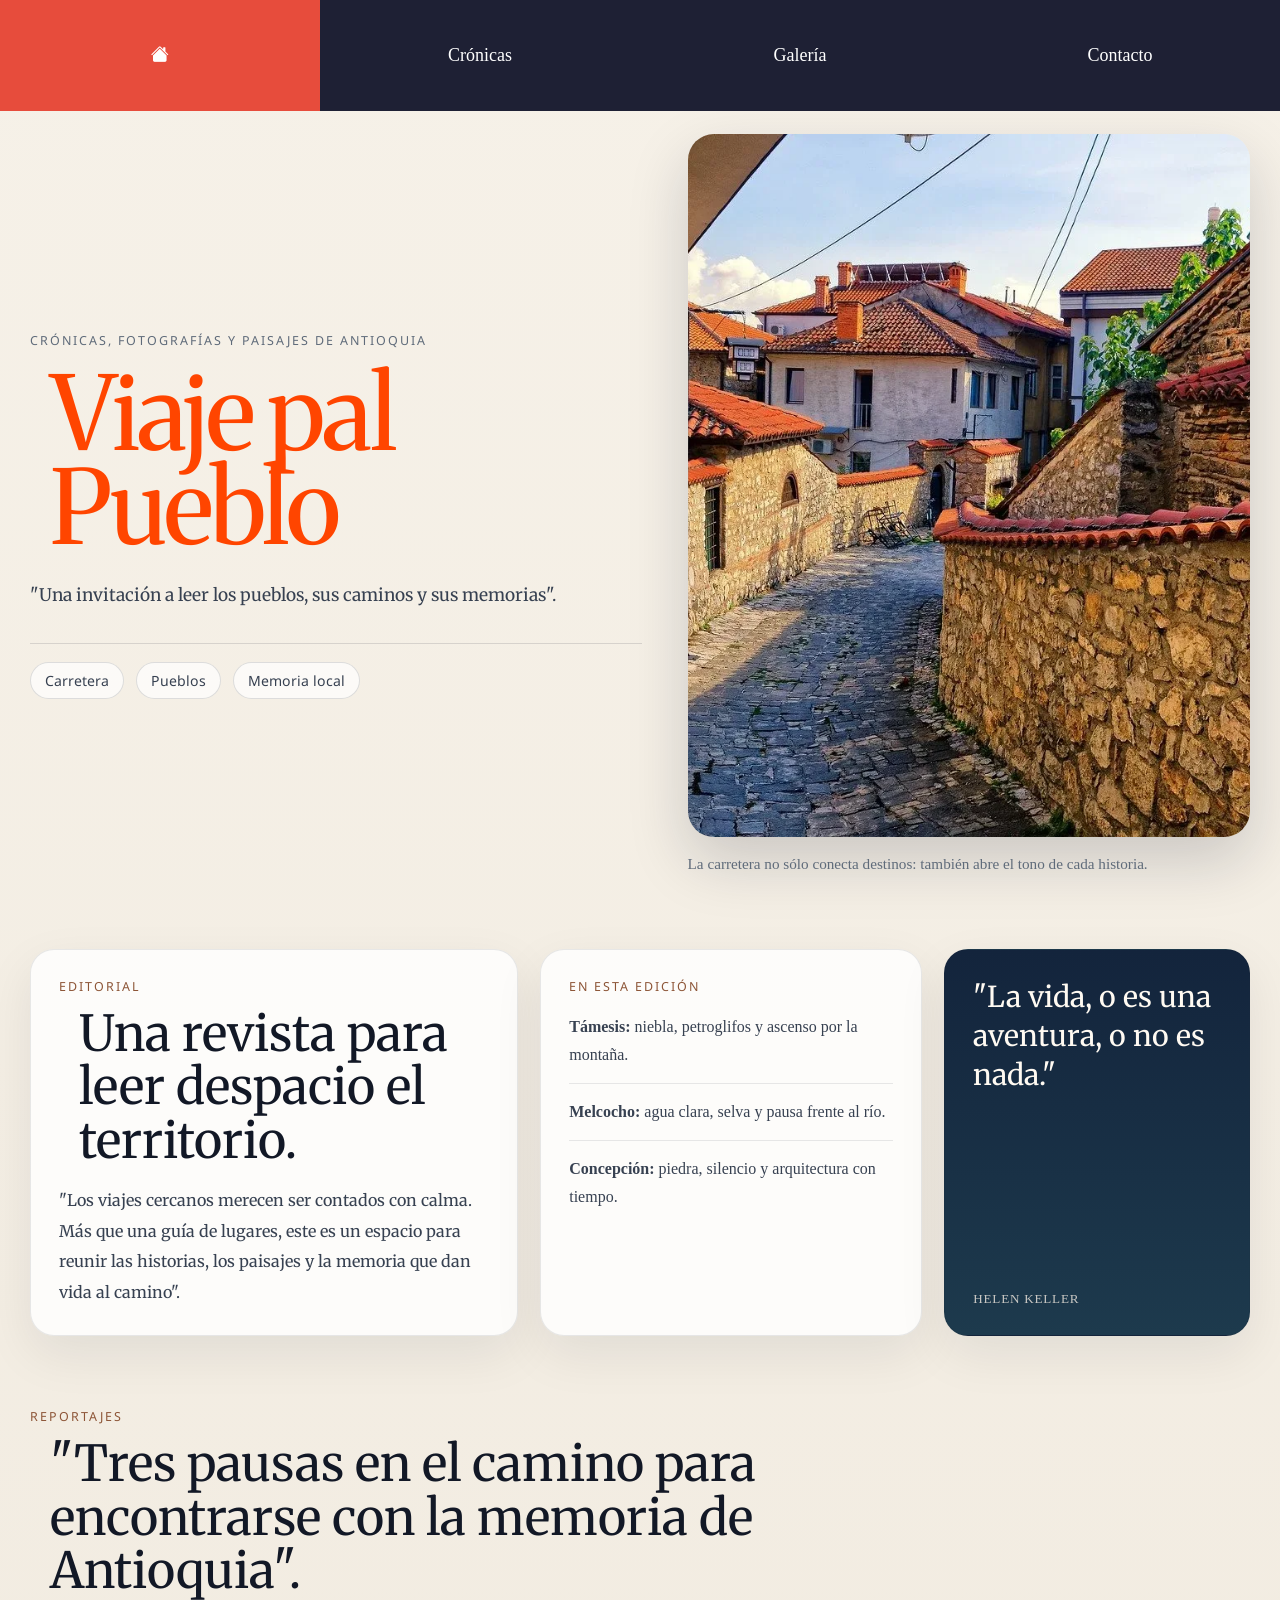
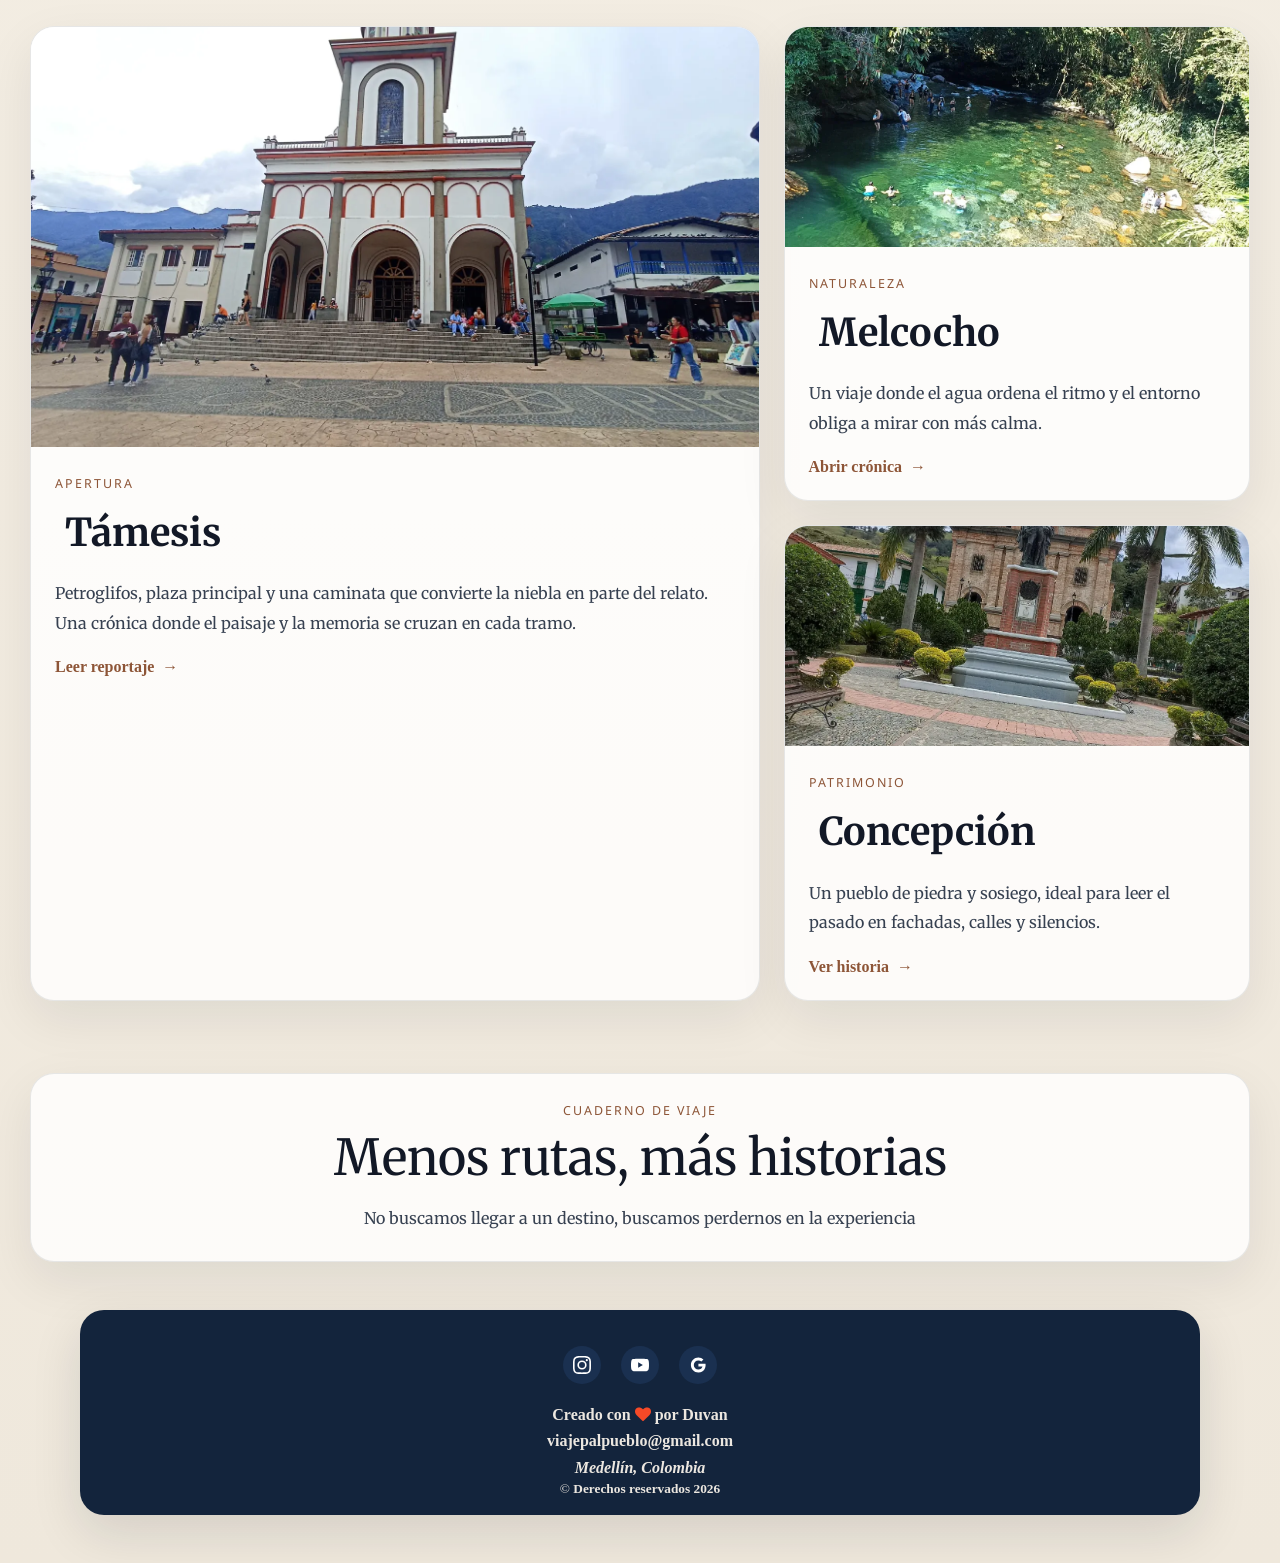
<file: index.html>
<!DOCTYPE html>
<html lang="es">

<head>
  <meta charset="UTF-8">
  <meta name="viewport" content="width=device-width, initial-scale=1.0">
  <title>Viaje pal Pueblo - Crónicas de Antioquia</title>
  <meta name="description" content="Crónicas, fotografías y paisajes de los pueblos de Antioquia. Viajes por Támesis, Sopetrán, San Javier, Melcocho y más.">
  <link rel="canonical" href="https://viajepalpueblo.netlify.app/">
  <link rel="stylesheet" href="style.css">
  <link href="https://maxcdn.bootstrapcdn.com/font-awesome/4.7.0/css/font-awesome.min.css" rel="stylesheet"
    integrity="sha384-wvfXpqpZZVQGK6TAh5PVlGOfQNHSoD2xbE+QkPxCAFlNEevoEH3Sl0sibVcOQVnN" crossorigin="anonymous">
  <link rel="preconnect" href="https://fonts.googleapis.com">
  <link rel="preconnect" href="https://fonts.gstatic.com" crossorigin>
  <link
    href="https://fonts.googleapis.com/css2?family=Alfa+Slab+One&family=Archivo+Black&family=Passion+One:wght@400;700;900&family=Russo+One&family=Staatliches&display=swap"
    rel="stylesheet">
  <link rel="stylesheet" href="https://cdn.jsdelivr.net/npm/bootstrap-icons@1.11.3/font/bootstrap-icons.min.css">
  <link href='https://fonts.googleapis.com/css?family=Roboto+Slab:400,700&family=Noto+Sans' rel='stylesheet' type='text/css'>
  <link
    href="https://fonts.googleapis.com/css2?family=Charm:wght@400;700&family=Luckiest+Guy&family=Moo+Lah+Lah&family=Poetsen+One&family=Rock+Salt&family=Rubik+Distressed&family=Rubik+Glitch+Pop&display=swap"
    rel="stylesheet">
</head>




<body id="body_principal" class="pagina-inicio">
  <header>
    <div id="container-navegacion" class="container_header">
      <nav class="menu">
        <ul>
          <li><a href="index.html"><i class="bi bi-house-fill"></i></a></li>
          <li><a href="cronicas.html">Crónicas</a></li>
          <li><a href="galeria.html">Galería</a></li>
          <li><a href="contacto.html">Contacto</a></li>
          <li class="slider"></li>
        </ul>
      </nav>
    </div>
  </header>
  <main class="inicio">
    <section class="inicio-marquesina">
      <div class="inicio-marquesina__texto">
        <p class="inicio-volanta">Crónicas, fotografías y paisajes de Antioquia</p>
        <h1>Viaje pal Pueblo</h1>
        <p class="inicio-bajada">
          "Una invitación a leer los pueblos, sus caminos y sus memorias".
        </p>
        <div class="inicio-datos">
          <span>Carretera</span>
          <span>Pueblos</span>
          <span>Memoria local</span>
        </div>
      </div>

      <figure class="inicio-marquesina__imagen">
        <img src="img/hero_one.webp" alt="Carretera y paisaje montañoso en Antioquia">
        <figcaption>La carretera no sólo conecta destinos: también abre el tono de cada historia.</figcaption>
      </figure>
    </section>

    <section class="inicio-edicion">
      <article class="inicio-editorial">
        <p class="inicio-kicker">Editorial</p>
        <h2>Una revista para leer despacio el territorio.</h2>
        <p>
          "Los viajes cercanos merecen ser contados con calma. Más que una guía de lugares, este es un espacio para
          reunir las historias, los paisajes y la memoria que dan vida al camino".
        </p>
      </article>

      <aside class="inicio-sumario">
        <p class="inicio-kicker">En esta edición</p>
        <ul>
          <li><strong>Támesis:</strong> niebla, petroglifos y ascenso por la montaña.</li>
          <li><strong>Melcocho:</strong> agua clara, selva y pausa frente al río.</li>
          <li><strong>Concepción:</strong> piedra, silencio y arquitectura con tiempo.</li>
        </ul>
      </aside>

      <blockquote class="inicio-frase">
        <p>"La vida, o es una aventura, o no es nada."</p>
        <cite>Helen Keller</cite>
      </blockquote>
    </section>

    <section class="inicio-reportajes">
      <div class="inicio-reportajes__encabezado">
        <p class="inicio-kicker">Reportajes</p>
        <h2>"Tres pausas en el camino para encontrarse con la memoria de Antioquia".</h2>
      </div>

      <div class="inicio-reportajes__grid">
        <article class="inicio-reportaje inicio-reportaje--principal">
          <a class="inicio-reportaje__imagen" href="tamesis.html">
            <img src="img/tamesis1.webp" alt="Vista del municipio de Támesis entre montañas">
          </a>
          <div class="inicio-reportaje__contenido">
            <p class="inicio-reportaje__meta">Apertura</p>
            <h3>Támesis</h3>
            <p>
              Petroglifos, plaza principal y una caminata que convierte la niebla en parte del relato. Una crónica donde
              el paisaje y la memoria se cruzan en cada tramo.
            </p>
            <a class="inicio-link" href="tamesis.html">Leer reportaje</a>
          </div>
        </article>

        <article class="inicio-reportaje inicio-reportaje--secundario">
          <a class="inicio-reportaje__imagen" href="melcocho.html">
            <img src="img/melcocho.webp" alt="Río y paisaje selvático de Melcocho">
          </a>
          <div class="inicio-reportaje__contenido">
            <p class="inicio-reportaje__meta">Naturaleza</p>
            <h3>Melcocho</h3>
            <p>
              Un viaje donde el agua ordena el ritmo y el entorno obliga a mirar con más calma.
            </p>
            <a class="inicio-link" href="melcocho.html">Abrir crónica</a>
          </div>
        </article>

        <article class="inicio-reportaje inicio-reportaje--secundario">
          <a class="inicio-reportaje__imagen" href="concepcion.html">
            <img src="img/concepcion1.webp" alt="Calle tradicional del pueblo de Concepción">
          </a>
          <div class="inicio-reportaje__contenido">
            <p class="inicio-reportaje__meta">Patrimonio</p>
            <h3>Concepción</h3>
            <p>
              Un pueblo de piedra y sosiego, ideal para leer el pasado en fachadas, calles y silencios.
            </p>
            <a class="inicio-link" href="concepcion.html">Ver historia</a>
          </div>
        </article>
      </div>
    </section>

    <section class="inicio-cierre">
      <p class="inicio-kicker">Cuaderno de viaje</p>
      <h2>Menos rutas, más historias</h2>
      <p>No buscamos llegar a un destino, buscamos perdernos en la experiencia</p>
    </section>
  </main>

  <footer>
    <div class="container_footer">
      <div class="footer-social">
        <a href="https://www.instagram.com/viajepalpueblo" target="_blank" rel="noopener noreferrer" aria-label="Instagram">
          <svg xmlns="http://www.w3.org/2000/svg" class="btn-svg" viewBox="0 0 24 24" fill="#fff">
            <path d="M12 2.163c3.204 0 3.584.012 4.85.07 3.252.148 4.771 1.691 4.919 4.919.058 1.265.069 1.645.069 4.849 0 3.205-.012 3.584-.069 4.849-.149 3.225-1.664 4.771-4.919 4.919-1.266.058-1.644.07-4.85.07-3.204 0-3.584-.012-4.849-.07-3.26-.149-4.771-1.699-4.919-4.92-.058-1.265-.07-1.644-.07-4.849 0-3.204.013-3.583.07-4.849.149-3.227 1.664-4.771 4.919-4.919 1.266-.057 1.645-.069 4.849-.069zM12 0C8.741 0 8.333.014 7.053.072 2.695.272.273 2.69.073 7.052.014 8.333 0 8.741 0 12c0 3.259.014 3.668.072 4.948.2 4.358 2.618 6.78 6.98 6.98C8.333 23.986 8.741 24 12 24c3.259 0 3.668-.014 4.948-.072 4.354-.2 6.782-2.618 6.979-6.98.059-1.28.073-1.689.073-4.948 0-3.259-.014-3.667-.072-4.947-.196-4.354-2.617-6.78-6.979-6.98C15.668.014 15.259 0 12 0zm0 5.838a6.162 6.162 0 100 12.324 6.162 6.162 0 000-12.324zM12 16a4 4 0 110-8 4 4 0 010 8zm6.406-11.845a1.44 1.44 0 100 2.881 1.44 1.44 0 000-2.881z"/>
          </svg>
        </a>
        
        <a href="https://www.youtube.com/channel/UCfOyvsNA5ZULIN3rtil9Z_Q" target="_blank" rel="noopener noreferrer" aria-label="YouTube">
          <svg xmlns="http://www.w3.org/2000/svg" class="btn-svg" viewBox="0 0 24 24" fill="#fff">
            <path d="M23.498 6.186a3.016 3.016 0 0 0-2.122-2.136C19.505 3.545 12 3.545 12 3.545s-7.505 0-9.377.505A3.017 3.017 0 0 0 .502 6.186C0 8.07 0 12 0 12s0 3.93.502 5.814a3.016 3.016 0 0 0 2.122 2.136c1.871.505 9.376.505 9.376.505s7.505 0 9.377-.505a3.015 3.015 0 0 0 2.122-2.136C24 15.93 24 12 24 12s0-3.93-.502-5.814zM9.545 15.568V8.432L15.818 12l-6.273 3.568z"/>
          </svg>
        </a>
        <a href="https://www.google.com/search?q=viajepalpueblo" target="_blank" rel="noopener noreferrer" aria-label="Google">
          <svg xmlns="http://www.w3.org/2000/svg" class="btn-svg" viewBox="0 0 24 24" fill="#fff">
            <path d="M12.545 10.239v3.821h5.445c-.712 2.315-2.647 3.972-5.445 3.972a6.033 6.033 0 110-12.064c1.498 0 2.866.549 3.921 1.453l2.814-2.814A9.969 9.969 0 0012.545 2C7.021 2 2.543 6.477 2.543 12s4.478 10 10.002 10c8.396 0 10.249-7.85 9.426-11.748l-9.426-.013z"/>
          </svg>
        </a>
      </div>
      <p><strong>Creado con <i class="fa fa-heart" style="color: #F54927;"></i> por Duvan</strong></p>
      <p><strong>viajepalpueblo@gmail.com</strong></p>
      <address><strong>Medellín, Colombia</strong></address>
      <small>&copy; <strong>Derechos reservados 2026</strong></small>
    </div>
  </footer>


</body>

</html>
</file>
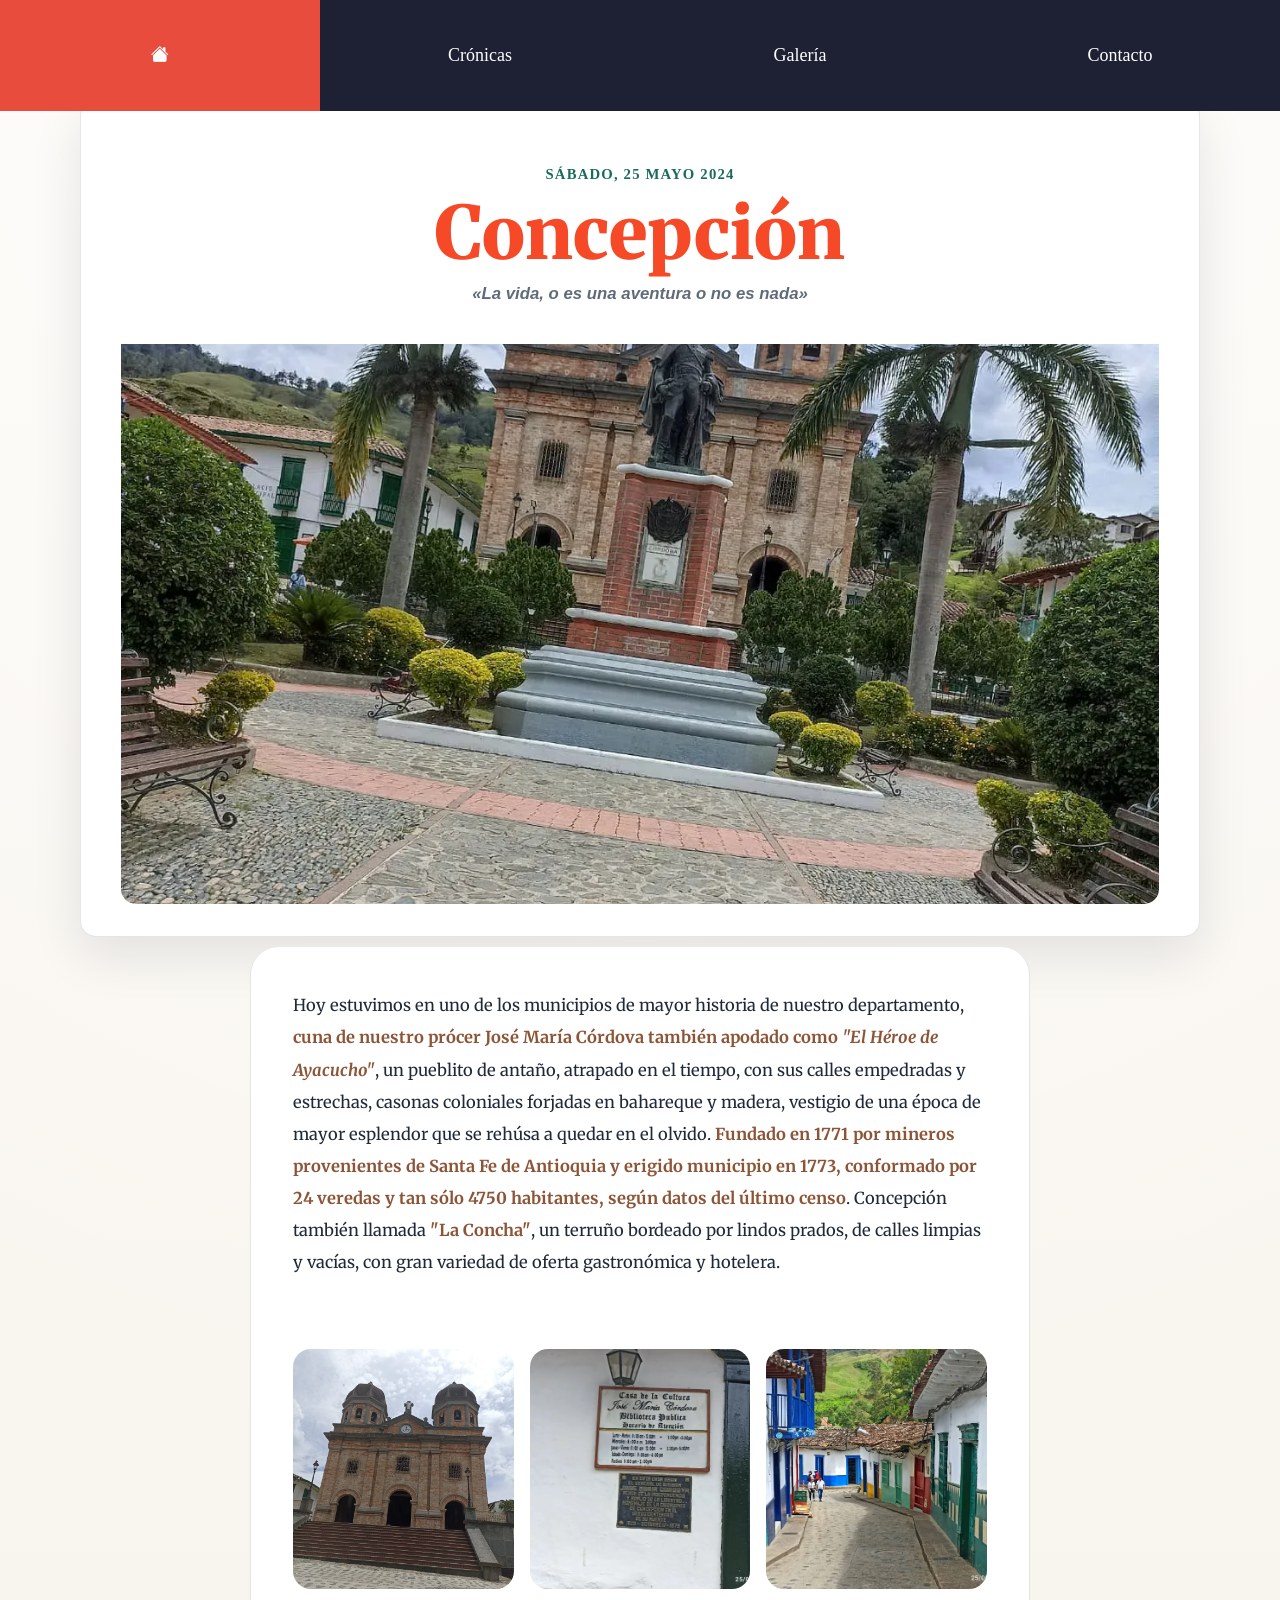
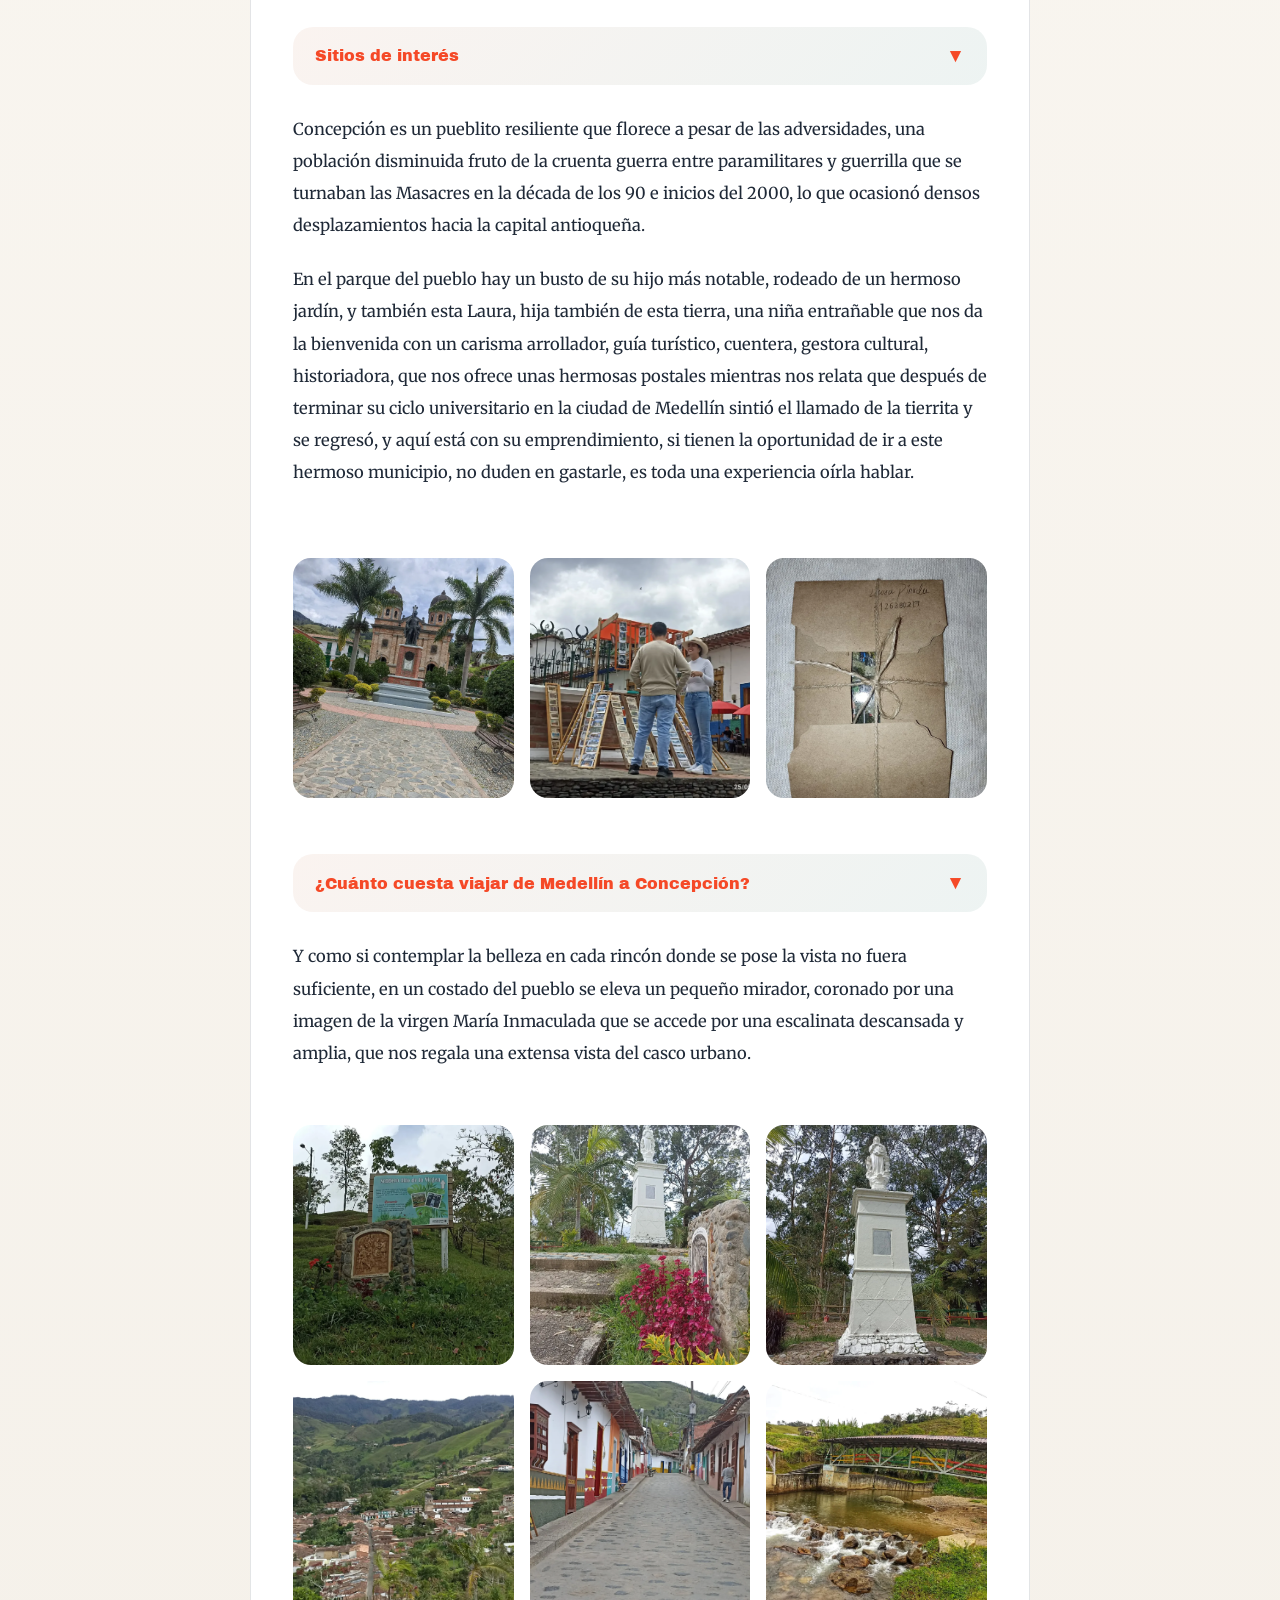
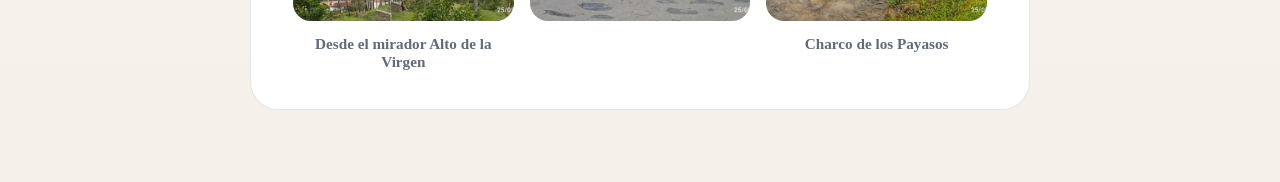
<file: concepcion.html>
<!DOCTYPE html>
<html lang="es">

<head>
    <meta charset="UTF-8">
    <meta name="viewport" content="width=device-width, initial-scale=1.0">
    <title>Concepción - Crónica de viaje | Viaje pal Pueblo</title>
    <meta name="description" content="Crónica de viaje a Concepción, Antioquia: un pueblo escondido en las montañas con historia y paisajes únicos.">
    <meta name="keywords" content="Concepción Antioquia, viaje Antioquia, municipios de Antioquia, 旅游哥伦比亚, cronicas de viaje, patrimonio">
    <meta name="author" content="Viaje pal Pueblo">
    <meta name="robots" content="index, follow">
    <link rel="canonical" href="https://viajepalpueblo.netlify.app/concepcion.html">

    <!-- Open Graph -->
    <meta property="og:type" content="article">
    <meta property="og:title" content="Concepción - Crónica de viaje | Viaje pal Pueblo">
    <meta property="og:description" content="Crónica de viaje a Concepción, Antioquia: un pueblo escondido en las montañas con historia y paisajes únicos.">
    <meta property="og:image" content="https://viajepalpueblo.netlify.app/img/concepcion1.webp">
    <meta property="og:url" content="https://viajepalpueblo.netlify.app/concepcion.html">
    <meta property="og:site_name" content="Viaje pal Pueblo">

    <!-- Twitter Card -->
    <meta name="twitter:card" content="summary_large_image">
    <meta name="twitter:title" content="Concepción - Crónica de viaje | Viaje pal Pueblo">
    <meta name="twitter:description" content="Crónica de viaje a Concepción, Antioquia: un pueblo escondido en las montañas con historia y paisajes únicos.">
    <meta name="twitter:image" content="https://viajepalpueblo.netlify.app/img/concepcion1.webp">

    <!-- Schema.org -->
    <script type="application/ld+json">
    {
      "@context": "https://schema.org",
      "@type": "Article",
      "headline": "Concepción - Crónica de viaje",
      "description": "Crónica de viaje a Concepción, Antioquia",
      "image": "https://viajepalpueblo.netlify.app/img/concepcion1.webp",
      "author": {
        "@type": "Person",
        "name": "Viaje pal Pueblo"
      },
      "datePublished": "2024-04-20",
      "publisher": {
        "@type": "Organization",
        "name": "Viaje pal Pueblo"
      }
    }
    </script>
    <link rel="stylesheet" href="style.css">
    <link href="https://maxcdn.bootstrapcdn.com/font-awesome/4.7.0/css/font-awesome.min.css" rel="stylesheet"
        integrity="sha384-wvfXpqpZZVQGK6TAh5PVlGOfQNHSoD2xbE+QkPxCAFlNEevoEH3Sl0sibVcOQVnN" crossorigin="anonymous">
    <link rel="preconnect" href="https://fonts.googleapis.com">
    <link rel="preconnect" href="https://fonts.gstatic.com" crossorigin>
    <link
        href="https://fonts.googleapis.com/css2?family=Alfa+Slab+One&family=Archivo+Black&family=Passion+One:wght@400;700;900&family=Russo+One&family=Staatliches&display=swap"
        rel="stylesheet">
<link rel="stylesheet" href="https://cdn.jsdelivr.net/npm/bootstrap-icons@1.11.3/font/bootstrap-icons.min.css">
    <script defer src="script.js"></script>
</head>


<body class="pagina-cronica pagina-concepcion">
    <header>
        <div id="container-navegacion" class="container_header">
            <nav class="menu">
                <ul>
                    <li><a href="index.html"><i class="bi bi-house-fill"></i></a></li>
                    <li><a href="cronicas.html">Crónicas</a></li>
                    <li><a href="galeria.html">Galería</a></li>
                    <li><a href="contacto.html">Contacto</a></li>
                    <li class="slider"></li>
                </ul>
            </nav>
        </div>
    </header>

<div class="cronica-hero">
        <div class="cronica-encabezado">
            <time id="fecha" datetime="2024-05-25" pubdate><strong>Sábado, 25 Mayo 2024</strong></time>
            <h1 id="titulocronica">Concepción</h1>
            <p id="frase1">«La vida, o es una aventura o no es nada»</p>
        </div>

        <div class="photo-ppal">
            <img id="imagen-ppal" src="img/concepcion1.webp" alt="">
        </div>
</div>

    <div class="container-estandar">

        <div class="cronica">

            <p class="p-cronica">
                Hoy estuvimos en uno de los municipios de mayor historia de nuestro departamento, <strong>cuna de
                    nuestro prócer José María Córdova también apodado como <em> "El Héroe de
                        Ayacucho"</em></strong>, un
                pueblito de antaño, atrapado
                en el tiempo, con sus calles empedradas y estrechas, casonas coloniales forjadas en bahareque y
                madera,
                vestigio
                de una época de mayor esplendor que se rehúsa a quedar en el olvido. <strong>Fundado en 1771 por mineros
                    provenientes
                    de Santa Fe de Antioquia y erigido municipio en 1773, conformado por 24 veredas y tan sólo 4750
                    habitantes, según datos
                    del último censo</strong>. Concepción también llamada <strong> "La Concha"</strong>, un terruño
                bordeado por
                lindos prados, de calles limpias y vacías,
                con gran variedad de oferta gastronómica y hotelera. <br> <br>
            </p>



            <section class="photos">
                <div class="grid-container">
                    <img class="grid-item" src="img/concepcion12.webp" alt="">
                    <img class="grid-item" src="img/concepcion13.webp" alt="">
                    <img class="grid-item" src="img/concepcion15.webp" alt="">
                </div>
            </section>



            <!-- Sitios de interés -->
            <div class="container-information info">
                <div class="info-block">
                    <button class="info-toggle" onclick="toggleInfo('info-melcocho-1')">
                        Sitios de interés
                        <span class="arrow">&#9660;</span>
                    </button>
                    <div id="info-melcocho-1" class="info-content">
                        <ul>
                            <li>Casa de la Cultura José María Córdova</li>
                            <li>Parque Principal</li>
                            <li>Mirador Alto de la Virgen</li>
                            <li>Charco de los Payasos</li>
                            <li>Charco del aguacate</li>
                            <li>Charco de los Patos</li>
                        </ul>
                    </div>
                </div>
            </div>







            <p class="p-cronica">
                Concepción es un pueblito resiliente que florece a pesar de las adversidades,
                una población disminuida fruto de la cruenta guerra entre paramilitares y guerrilla
                que se turnaban las Masacres en la década de los 90 e inicios del 2000, lo que
                ocasionó densos desplazamientos hacia la capital antioqueña.
            </p>





            <p class="p-cronica">
                En el parque del pueblo hay un busto de su hijo más notable, rodeado de un hermoso jardín,
                y también esta Laura, hija también de esta tierra, una niña entrañable que nos da la bienvenida
                con un carisma arrollador, guía turístico, cuentera, gestora cultural, historiadora, que nos ofrece
                unas
                hermosas
                postales mientras nos relata que después de terminar su ciclo universitario en la ciudad de Medellín
                sintió el llamado
                de la tierrita y se regresó, y aquí está con su emprendimiento, si tienen la oportunidad de ir a
                este
                hermoso
                municipio, no duden en gastarle, es toda una experiencia oírla hablar. <br> <br>
            </p>





            <section class="photos">
                <div class="grid-container">
                    <img class="grid-item" src="img/concepcion1.webp" alt="">
                    <img class="grid-item" src="img/concepcion5.webp" alt="">
                    <img class="grid-item" src="img/concepcion6.webp" alt="">
                </div>
                <br>
            </section>





              <!-- cuanto cuesta viajar -->
            <div class="container-information info">
                <div class="info-block">
                    <button class="info-toggle" onclick="toggleInfo('info-melcocho-2')">
                        ¿Cuánto cuesta viajar de Medellín a Concepción?
                        <span class="arrow">&#9660;</span>
                    </button>
                    <div id="info-melcocho-2" class="info-content">
                        <ul>
                            <li>Pasaje: $20.000 ida y regreso(Terminal Norte, taquilla 14 Sotrasanvicente)</li>
                            <li>Almuerzo: 18.000</li>
                            <li>Mekato; variado y diferente presupuesto</li>
                        </ul>
                    </div>
                </div>
            </div>





            <p class="p-cronica">

                Y como si contemplar la belleza en cada rincón donde se pose la
                vista no fuera suficiente, en un costado del pueblo se eleva un pequeño mirador,
                coronado por una imagen de la virgen María Inmaculada que se accede
                por una escalinata descansada y amplia, que nos regala una extensa vista del
                casco urbano.
            </p>
            <br>




            <section class="photos">
                <div class="grid-container">
                    <img class="grid-item" src="img/concepcion7.webp" alt="">
                    <img class="grid-item" src="img/concepcion8.webp" alt="">
                    <img class="grid-item" src="img/concepcion9.webp" alt="">
                    <figure>
                        <img class="grid-item" src="img/concepcion10.webp" alt="">
                        <strong>
                            <figcaption>Desde el mirador Alto de la Virgen</figcaption>
                        </strong>
                    </figure>
                    <img class="grid-item" src="img/concepcion14.webp" alt="">
                    <figure>
                        <img class="grid-item" src="img/concepcion11.webp" alt="">
                        <strong>
                            <figcaption>Charco de los Payasos</figcaption>
                        </strong>
                    </figure>
                </div>

            </section>

        </div>



    </div>


    <script>
        function toggleInfo(id) {
            var content = document.getElementById(id);
            var arrow = content.previousElementSibling.querySelector('.arrow');
            if (content.style.display === "block") {
                content.style.display = "none";
                arrow.style.transform = "rotate(0deg)";
            } else {
                content.style.display = "block";
                arrow.style.transform = "rotate(180deg)";
            }
        }
    </script>



</body>

</html>
</file>
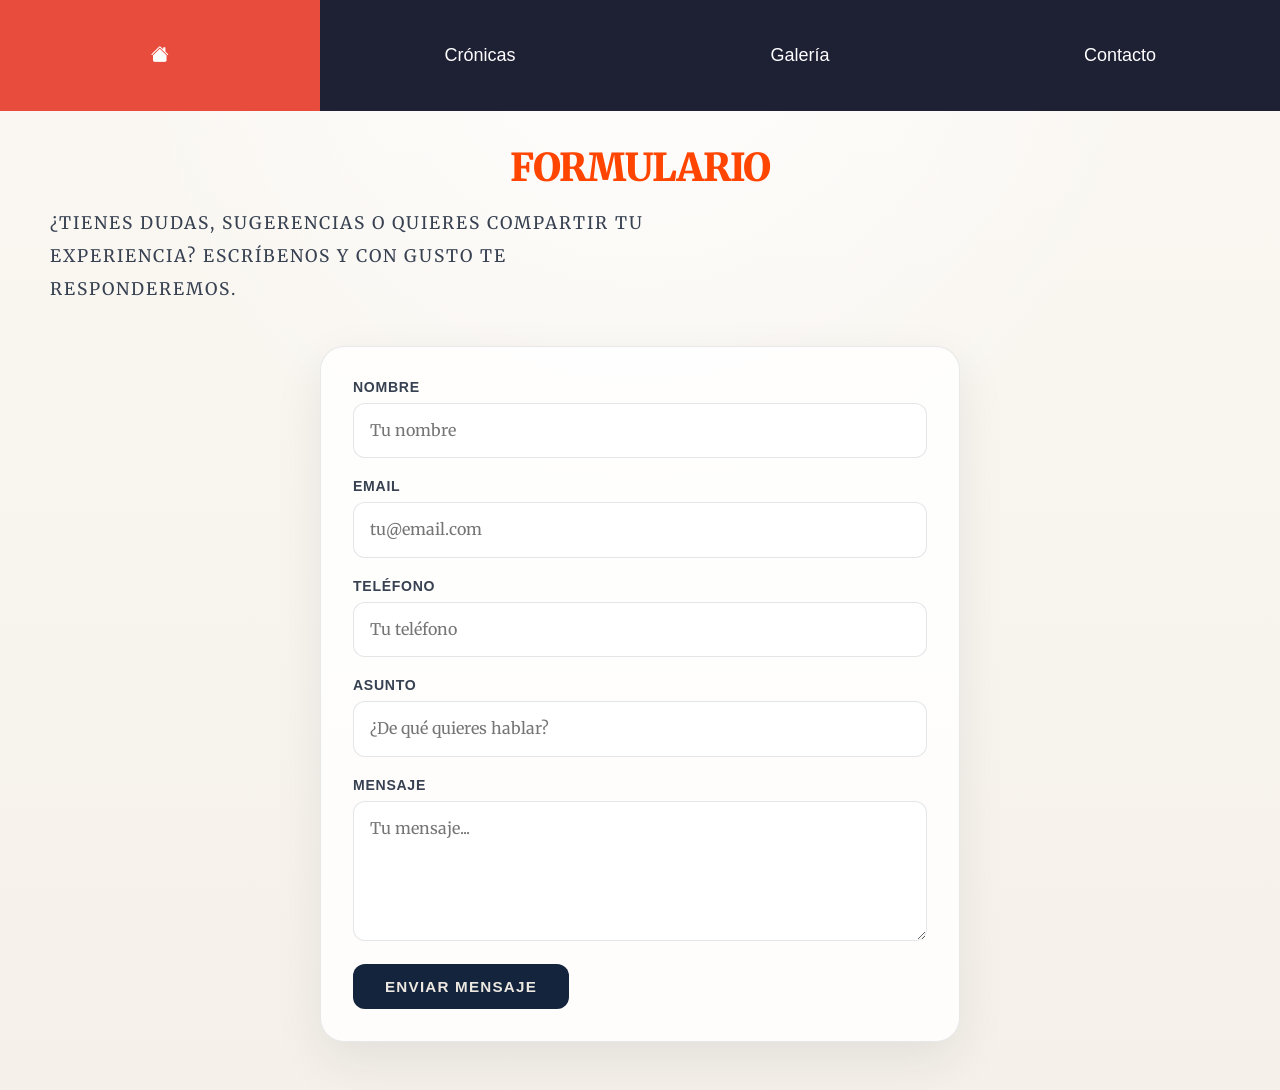
<file: contacto.html>
<!DOCTYPE html>
<html lang="es">
<head>
    <meta charset="UTF-8">
    <meta name="viewport" content="width=device-width, initial-scale=1.0">
    <title>Contacto | Viaje pal Pueblo</title>
    <meta name="description" content="Contacto con Viaje pal Pueblo. Comparte tus historias, sugerencias de destinos o comentarios sobre las crónicas.">

    <link rel="stylesheet" href="style.css">

   
    <link href="https://maxcdn.bootstrapcdn.com/font-awesome/4.7.0/css/font-awesome.min.css" rel="stylesheet">
    <link rel="preconnect" href="https://fonts.googleapis.com">
    <link rel="preconnect" href="https://fonts.gstatic.com" crossorigin>
    <link
        href="https://fonts.googleapis.com/css2?family=Alfa+Slab+One&family=Archivo+Black&family=Passion+One:wght@400;700;900&family=Russo+One&family=Staatliches&display=swap"
        rel="stylesheet">
    <link rel="stylesheet" href="https://cdn.jsdelivr.net/npm/bootstrap-icons@1.11.3/font/bootstrap-icons.min.css">
</head>

<body id="body_principal" class="pagina-contacto">
    <header>
        <div id="container-navegacion" class="container_header">
            <nav class="menu">
                <ul>
                    <li><a href="index.html"><i class="bi bi-house-fill"></i></a></li>
                    <li><a href="cronicas.html">Crónicas</a></li>
                    <li><a href="galeria.html">Galería</a></li>
                    <li><a href="contacto.html">Contacto</a></li>
                    <li class="slider"></li>
                </ul>
            </nav>
        </div>
    </header>

    <main class="contacto-revista">
        <section class="contacto-marquesina">
            <div class="contacto-marquesina__texto">           
                <h1 class="contacto-titulo">Formulario</h1>
                <p class="contacto-bajada">
                    ¿Tienes dudas, sugerencias o quieres compartir tu experiencia? Escríbenos y con gusto te responderemos.
                </p>
            </div>
        </section>

        <section class="contacto-section">
            <form class="contacto-formulario" 
                  action="https://formsubmit.co/viajepalpueblo@gmail.com" 
                  method="POST" autocomplete="off">

                <div class="contacto-campos">
                    <div class="contacto-campo">
                        <label for="nombre">Nombre</label>
                        <input type="text" id="nombre" name="nombre" required placeholder="Tu nombre">
                    </div>

                    <div class="contacto-campo">
                        <label for="email">Email</label>
                        <input type="email" id="email" name="email" required placeholder="tu@email.com">
                    </div>

                    <div class="contacto-campo">
                        <label for="telefono">Teléfono</label>
                        <input type="tel" id="telefono" name="telefono" placeholder="Tu teléfono">
                    </div>

                    <div class="contacto-campo">
                        <label for="asunto">Asunto</label>
                        <input type="text" id="asunto" name="asunto" placeholder="¿De qué quieres hablar?">
                    </div>

                    <div class="contacto-campo contacto-campo--textarea">
                        <label for="mensaje">Mensaje</label>
                        <textarea id="mensaje" name="mensaje" required placeholder="Tu mensaje..."></textarea>
                    </div>

                    <button type="submit" class="contacto-btn">Enviar mensaje</button>
                </div>
            </form>
        </section>
    </main>

</body>
</html>
</file>
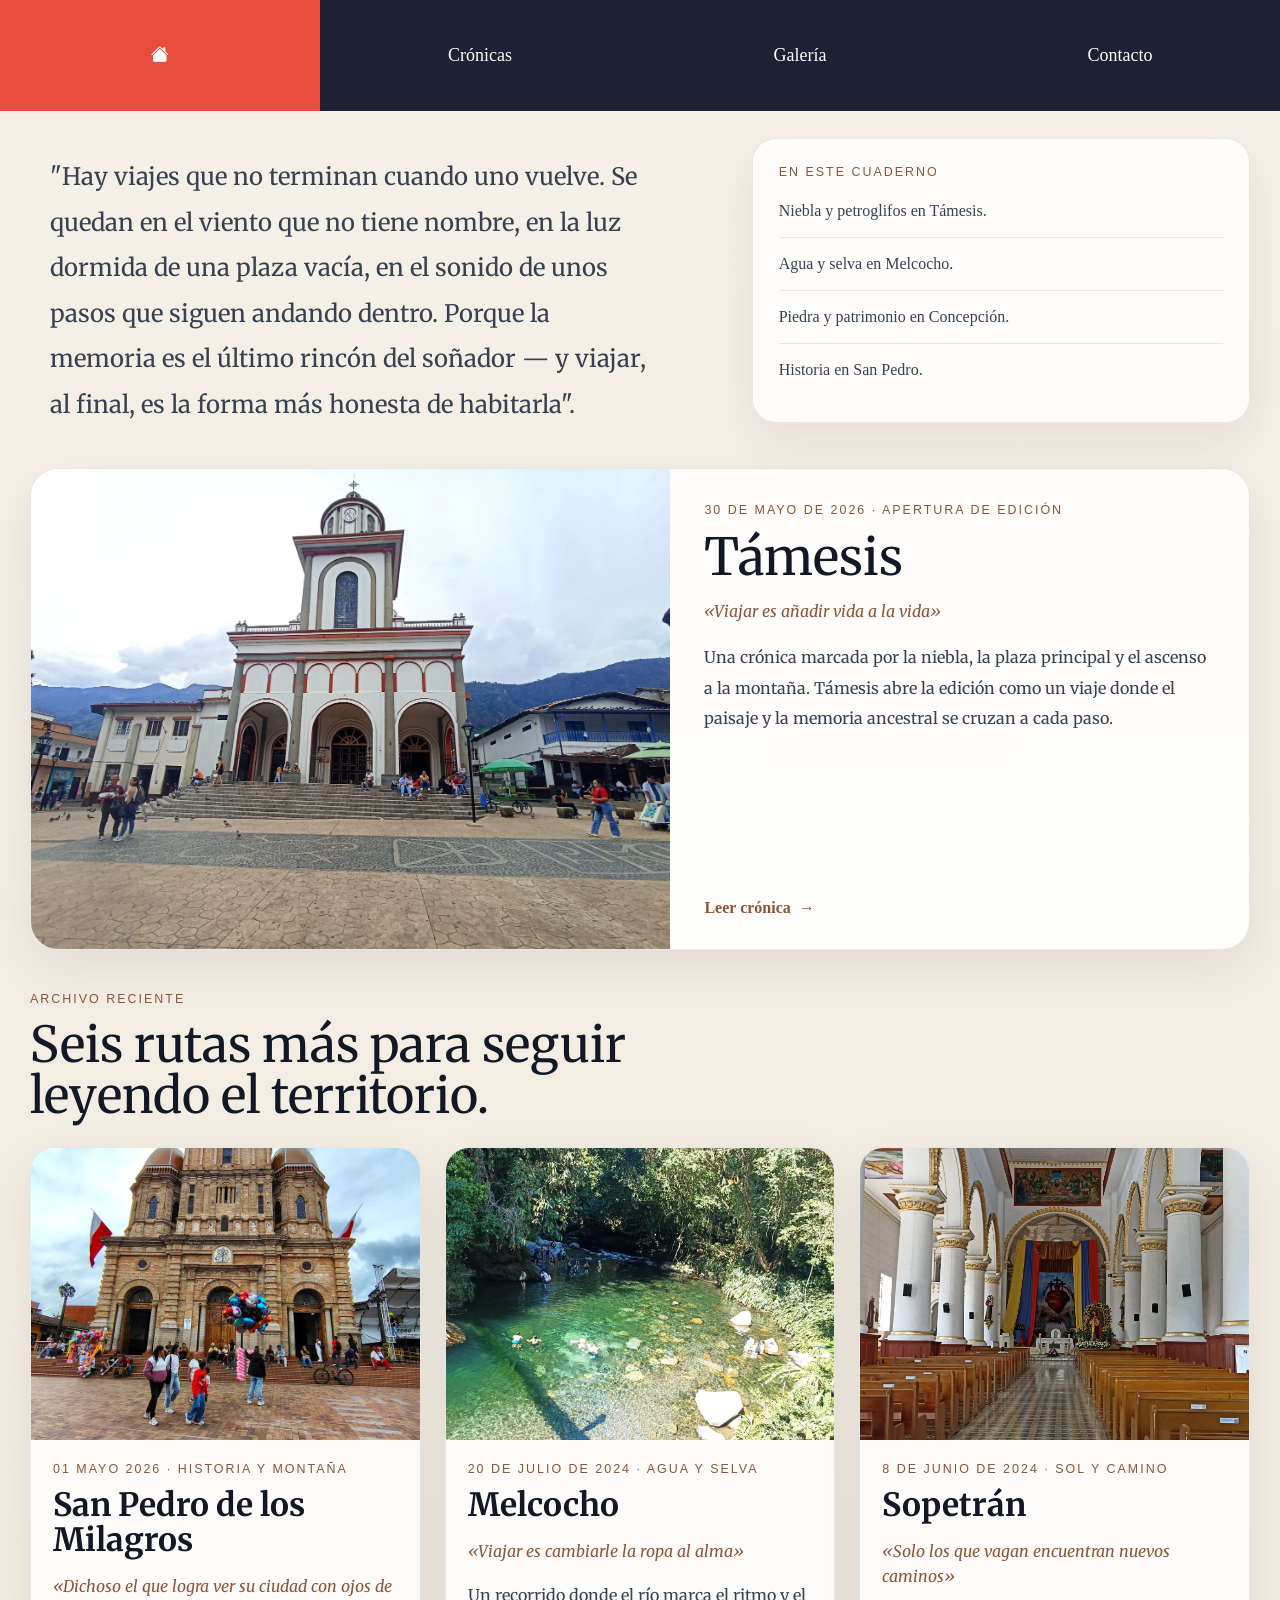
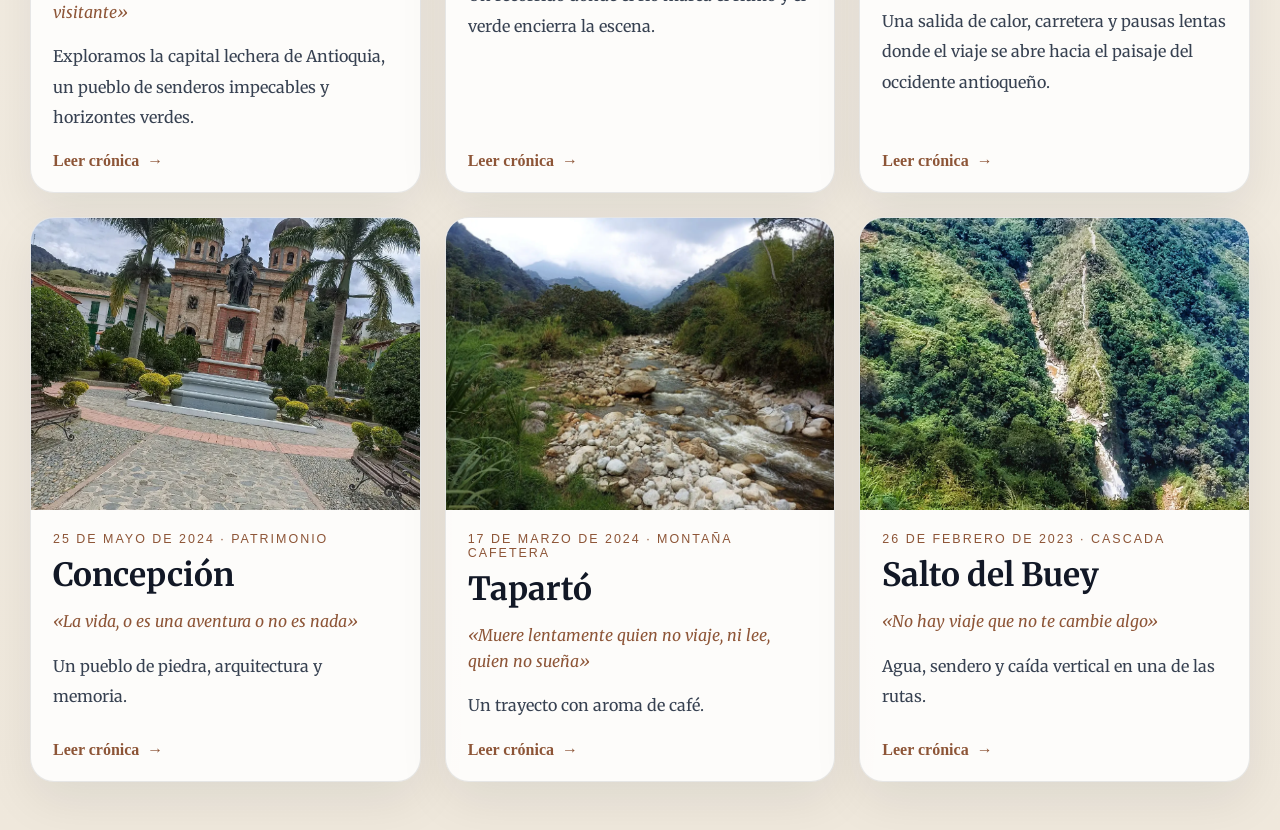
<file: cronicas.html>
<!DOCTYPE html>
<html lang="es">

<head>
    <meta charset="UTF-8">
    <meta http-equiv="X-UA-Compatible" content="IE=edge">
    <meta name="viewport" content="width=device-width, initial-scale=1.0">
    <title>Crónicas de Viaje | Viaje pal Pueblo</title>
    <meta name="description"
        content="Historias de viajes por los pueblos de Antioquia. Crónicas con fotografías de Támesis, Melcocho, Salto del Buey y más.">
    <link rel="stylesheet" href="style.css">
    <link href="https://maxcdn.bootstrapcdn.com/font-awesome/4.7.0/css/font-awesome.min.css" rel="stylesheet"
        integrity="sha384-wvfXpqpZZVQGK6TAh5PVlGOfQNHSoD2xbE+QkPxCAFlNEevoEH3Sl0sibVcOQVnN" crossorigin="anonymous">
    <link rel="preconnect" href="https://fonts.googleapis.com">
    <link rel="preconnect" href="https://fonts.gstatic.com" crossorigin>
    <link
        href="https://fonts.googleapis.com/css2?family=Alfa+Slab+One&family=Archivo+Black&family=Passion+One:wght@400;700;900&family=Russo+One&family=Staatliches&display=swap"
        rel="stylesheet">
    <link rel="stylesheet" href="https://cdn.jsdelivr.net/npm/bootstrap-icons@1.11.3/font/bootstrap-icons.min.css">
    <script defer src="script.js"></script>
</head>

<body id="pagina-cronicas" class="pagina-cronicas">

    <header>
        <div id="container-navegacion" class="container_header">
            <nav class="menu">
                <ul>
                    <li><a href="index.html"><i class="bi bi-house-fill"></i></a></li>
                    <li><a href="cronicas.html">Crónicas</a></li>
                    <li><a href="galeria.html">Galería</a></li>
                    <li><a href="contacto.html">Contacto</a></li>
                    <li class="slider"></li>
                </ul>
            </nav>
        </div>
    </header>

    <main class="cronicas-revista">
        <section class="cronicas-marquesina">
            <div class="cronicas-marquesina__texto">
                <h2 class="cronicas-bajada">
                    "Hay viajes que no terminan cuando uno vuelve. Se quedan en el viento que no tiene nombre, en la luz
                    dormida de una plaza vacía, en el sonido de unos pasos que siguen andando dentro. Porque la memoria
                    es el último rincón del soñador — y viajar, al final, es la forma más honesta de habitarla".
                </h2>
            </div>

            <aside class="cronicas-marquesina__sumario">
                <p class="cronicas-kicker">En este cuaderno</p>
                <ul>
                    <li>Niebla y petroglifos en Támesis.</li>
                    <li>Agua y selva en Melcocho.</li>
                    <li>Piedra y patrimonio en Concepción.</li>
                    <li>Historia en San Pedro.</li>
                </ul>
            </aside>
        </section>

        <section class="cronicas-destacada">
            <article class="cronicas-feature">
                <a class="cronicas-feature__imagen" href="tamesis.html">
                    <img src="img/tamesis1.webp" alt="Vista de Támesis entre montañas">
                </a>
                <div class="cronicas-feature__contenido">
                    <p class="cronicas-feature__meta"><time datetime="2026-05-30">30 de mayo de 2026</time> · Apertura
                        de edición</p>
                    <h2>Támesis</h2>
                    <p class="cronicas-feature__frase">«Viajar es añadir vida a la vida»</p>
                    <p class="cronicas-feature__texto">
                        Una crónica marcada por la niebla, la plaza principal y el ascenso a la montaña. Támesis abre la
                        edición como un viaje donde el paisaje y la memoria ancestral se cruzan a cada paso.
                    </p>
                    <a class="cronicas-link" href="tamesis.html">Leer crónica</a>
                </div>
            </article>
        </section>

        <section class="cronicas-archivo">
            <div class="cronicas-archivo__encabezado">
                <p class="cronicas-kicker">Archivo reciente</p>
                <h2>Seis rutas más para seguir leyendo el territorio.</h2>
            </div>

            <div class="cronicas-grid">
                <article class="cronicas-card">
                    <a class="cronicas-card__imagen" href="san_pedro.html">
                        <img src="img/sanpedro18.webp" alt="Vista de San Pedro, Antioquia">
                    </a>
                    <div class="cronicas-card__contenido">
                        <p class="cronicas-card__meta"><time datetime="2026-05-01">01 mayo 2026</time> · Historia y
                            montaña</p>
                        <h3>San Pedro de los Milagros</h3>
                        <p class="cronicas-card__frase">«Dichoso el que logra ver su ciudad con ojos de visitante»</p>
                        <p class="cronicas-card__texto">Exploramos la capital lechera de Antioquia, un pueblo de
                            senderos impecables y horizontes verdes.</p>
                        <a class="cronicas-link" href="san_pedro.html">Leer crónica</a>
                    </div>
                </article>

                <article class="cronicas-card">
                    <a class="cronicas-card__imagen" href="melcocho.html">
                        <img src="img/melcocho.webp" alt="Río y vegetación en Melcocho">
                    </a>
                    <div class="cronicas-card__contenido">
                        <p class="cronicas-card__meta"><time datetime="2024-07-20">20 de julio de 2024</time> · Agua y
                            selva</p>
                        <h3>Melcocho</h3>
                        <p class="cronicas-card__frase">«Viajar es cambiarle la ropa al alma»</p>
                        <p class="cronicas-card__texto">Un recorrido donde el río marca el ritmo y el verde encierra la
                            escena.</p>
                        <a class="cronicas-link" href="melcocho.html">Leer crónica</a>
                    </div>
                </article>

                <article class="cronicas-card">
                    <a class="cronicas-card__imagen" href="sopretran.html">
                        <img src="img/sopetran3.webp" alt="Paisaje cálido de Sopetrán">
                    </a>
                    <div class="cronicas-card__contenido">
                        <p class="cronicas-card__meta"><time datetime="2024-06-08">8 de junio de 2024</time> · Sol y
                            camino</p>
                        <h3>Sopetrán</h3>
                        <p class="cronicas-card__frase">«Solo los que vagan encuentran nuevos caminos»</p>
                        <p class="cronicas-card__texto">Una salida de calor, carretera y pausas lentas donde el viaje se
                            abre hacia el paisaje del occidente antioqueño.</p>
                        <a class="cronicas-link" href="sopretran.html">Leer crónica</a>
                    </div>
                </article>

                <article class="cronicas-card">
                    <a class="cronicas-card__imagen" href="concepcion.html">
                        <img src="img/concepcion1.webp" alt="Calle tradicional del pueblo de Concepción">
                    </a>
                    <div class="cronicas-card__contenido">
                        <p class="cronicas-card__meta"><time datetime="2024-05-25">25 de mayo de 2024</time> ·
                            Patrimonio</p>
                        <h3>Concepción</h3>
                        <p class="cronicas-card__frase">«La vida, o es una aventura o no es nada»</p>
                        <p class="cronicas-card__texto">Un pueblo de piedra, arquitectura y memoria.</p>
                        <a class="cronicas-link" href="concepcion.html">Leer crónica</a>
                    </div>
                </article>

                <article class="cronicas-card">
                    <a class="cronicas-card__imagen" href="Taparto.html">
                        <img src="img/taparto3.webp" alt="Camino y paisaje montañoso en Tapartó">
                    </a>
                    <div class="cronicas-card__contenido">
                        <p class="cronicas-card__meta"><time datetime="2024-03-17">17 de marzo de 2024</time> · Montaña
                            cafetera</p>
                        <h3>Tapartó</h3>
                        <p class="cronicas-card__frase">«Muere lentamente quien no viaje, ni lee, quien no sueña»</p>
                        <p class="cronicas-card__texto">Un trayecto con aroma de café.</p>
                        <a class="cronicas-link" href="Taparto.html">Leer crónica</a>
                    </div>
                </article>

                <article class="cronicas-card">
                    <a class="cronicas-card__imagen" href="SaltodelBuey.html">
                        <img src="img/salto del buey2.webp" alt="Cascada y entorno natural de Salto del Buey">
                    </a>
                    <div class="cronicas-card__contenido">
                        <p class="cronicas-card__meta"><time datetime="2023-02-26">26 de febrero de 2023</time> ·
                            Cascada</p>
                        <h3>Salto del Buey</h3>
                        <p class="cronicas-card__frase">«No hay viaje que no te cambie algo»</p>
                        <p class="cronicas-card__texto">Agua, sendero y caída vertical en una de las rutas.</p>
                        <a class="cronicas-link" href="SaltodelBuey.html">Leer crónica</a>
                    </div>
                </article>
            </div>
        </section>
    </main>

</body>

</html>
</file>
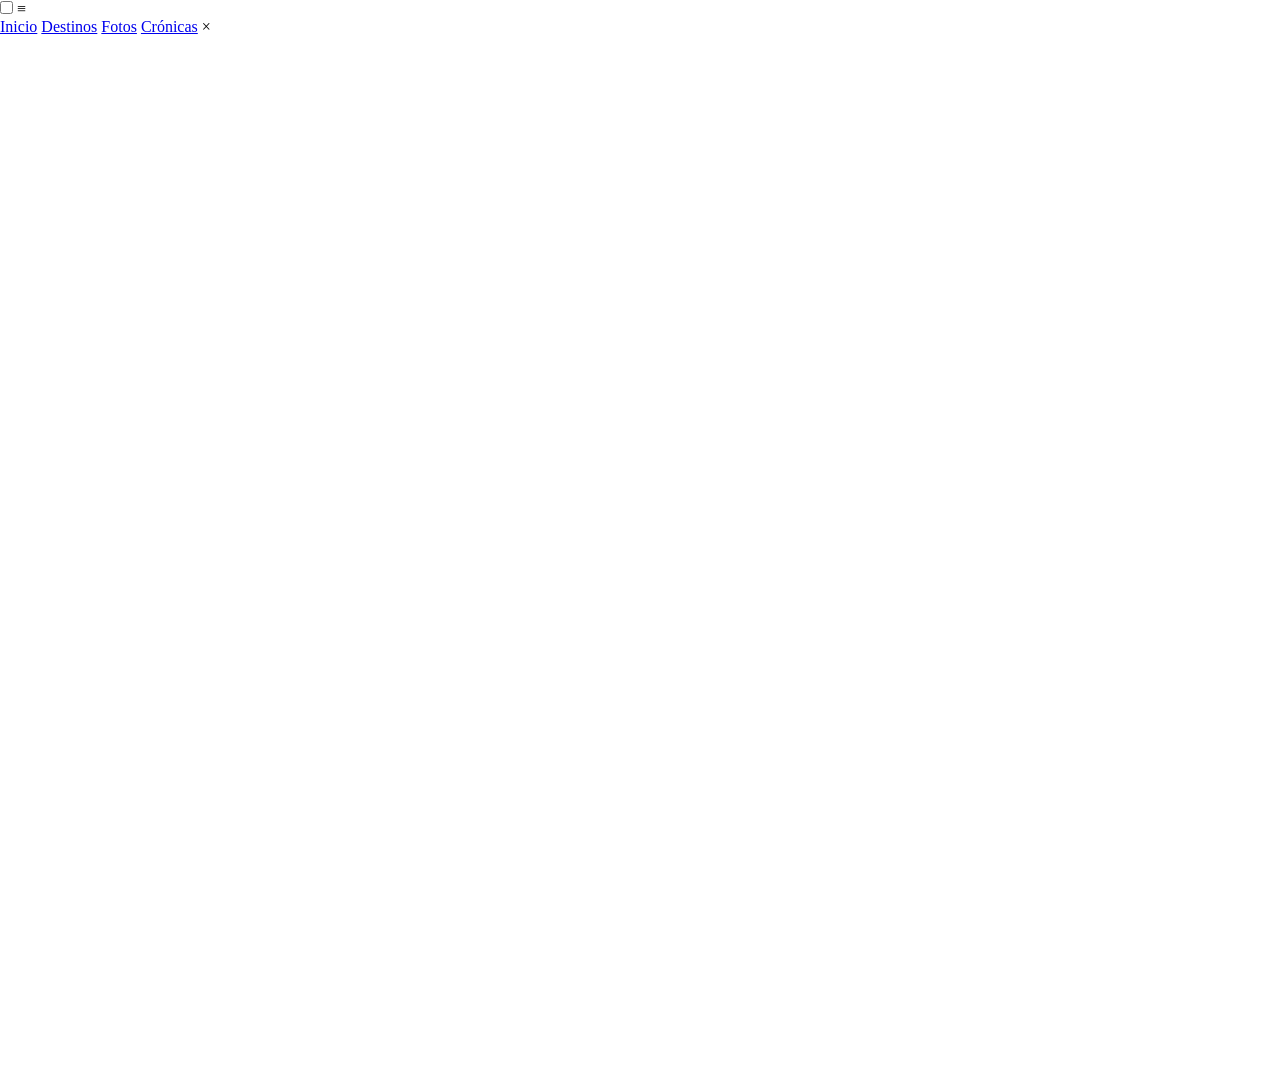
<file: destinos.html>
<!DOCTYPE html>
<html lang="es">

<head>
    <meta charset="UTF-8">
    <meta http-equiv="X-UA-Compatible" content="IE=edge">
    <meta name="viewport" content="width=device-width, initial-scale=1.0">
    <title>destinos</title>
    <link rel="stylesheet" href="style.css">
</head>

<body>
    <header>

        <input type="checkbox" id="check">
        <label for="check" class="mostrar-menu">
            &#8801
        </label>

        <nav>
            <a href="index.html">Inicio</a>
            <a href="destinos.html">Destinos</a>
            <a href="fotos.html">Fotos</a>
            <a href="cronicas.html">Crónicas</a>
            <label for="check" class="esconder-menu">
                &#215
            </label>
        </nav>

        <div class="redes">
            <a href="https://twitter.com/home"><img src="img/twitter.png" alt=""></a>
            <a href="https://instagram.com"><img src="img/instagram.png" alt=""></a>
            <a href="https://facebook.com"><img src="img/facebook.png" alt=""></a>

        </div>

    </header>




  






</body>

</html>
</file>
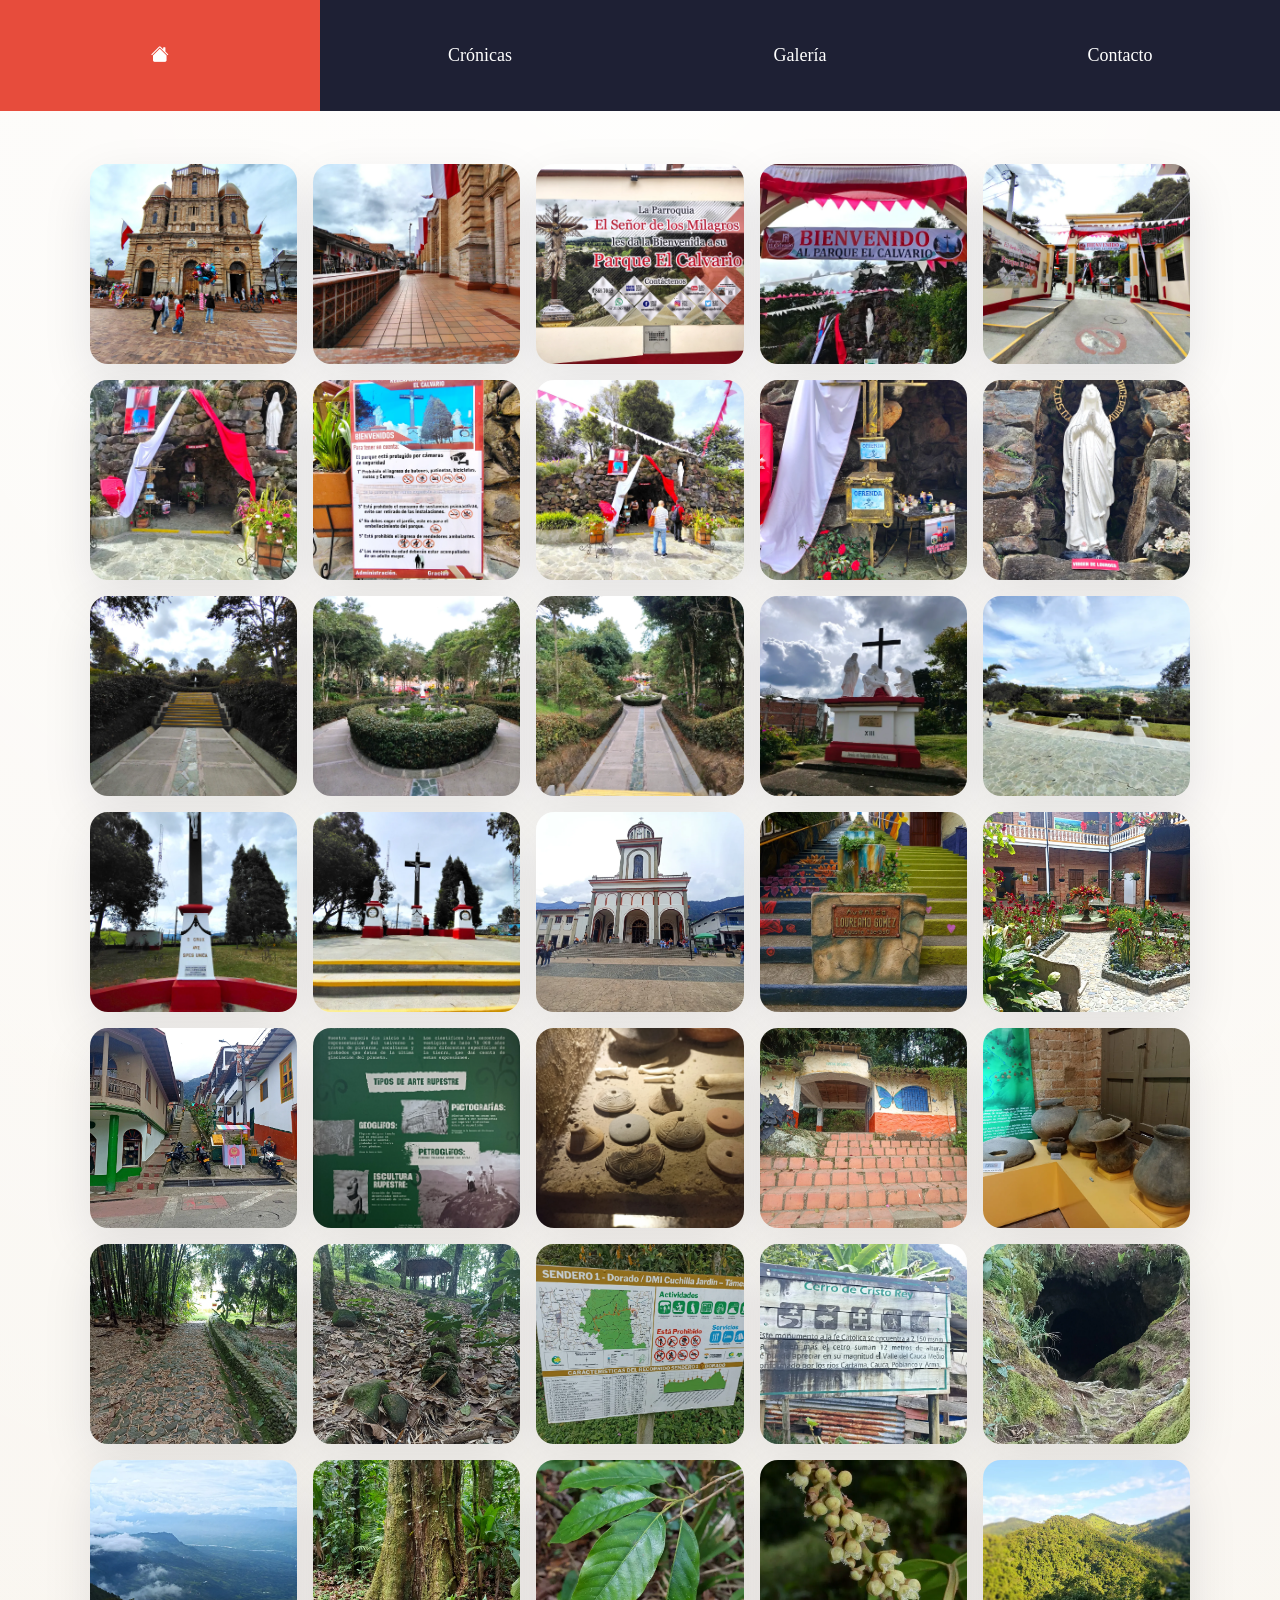
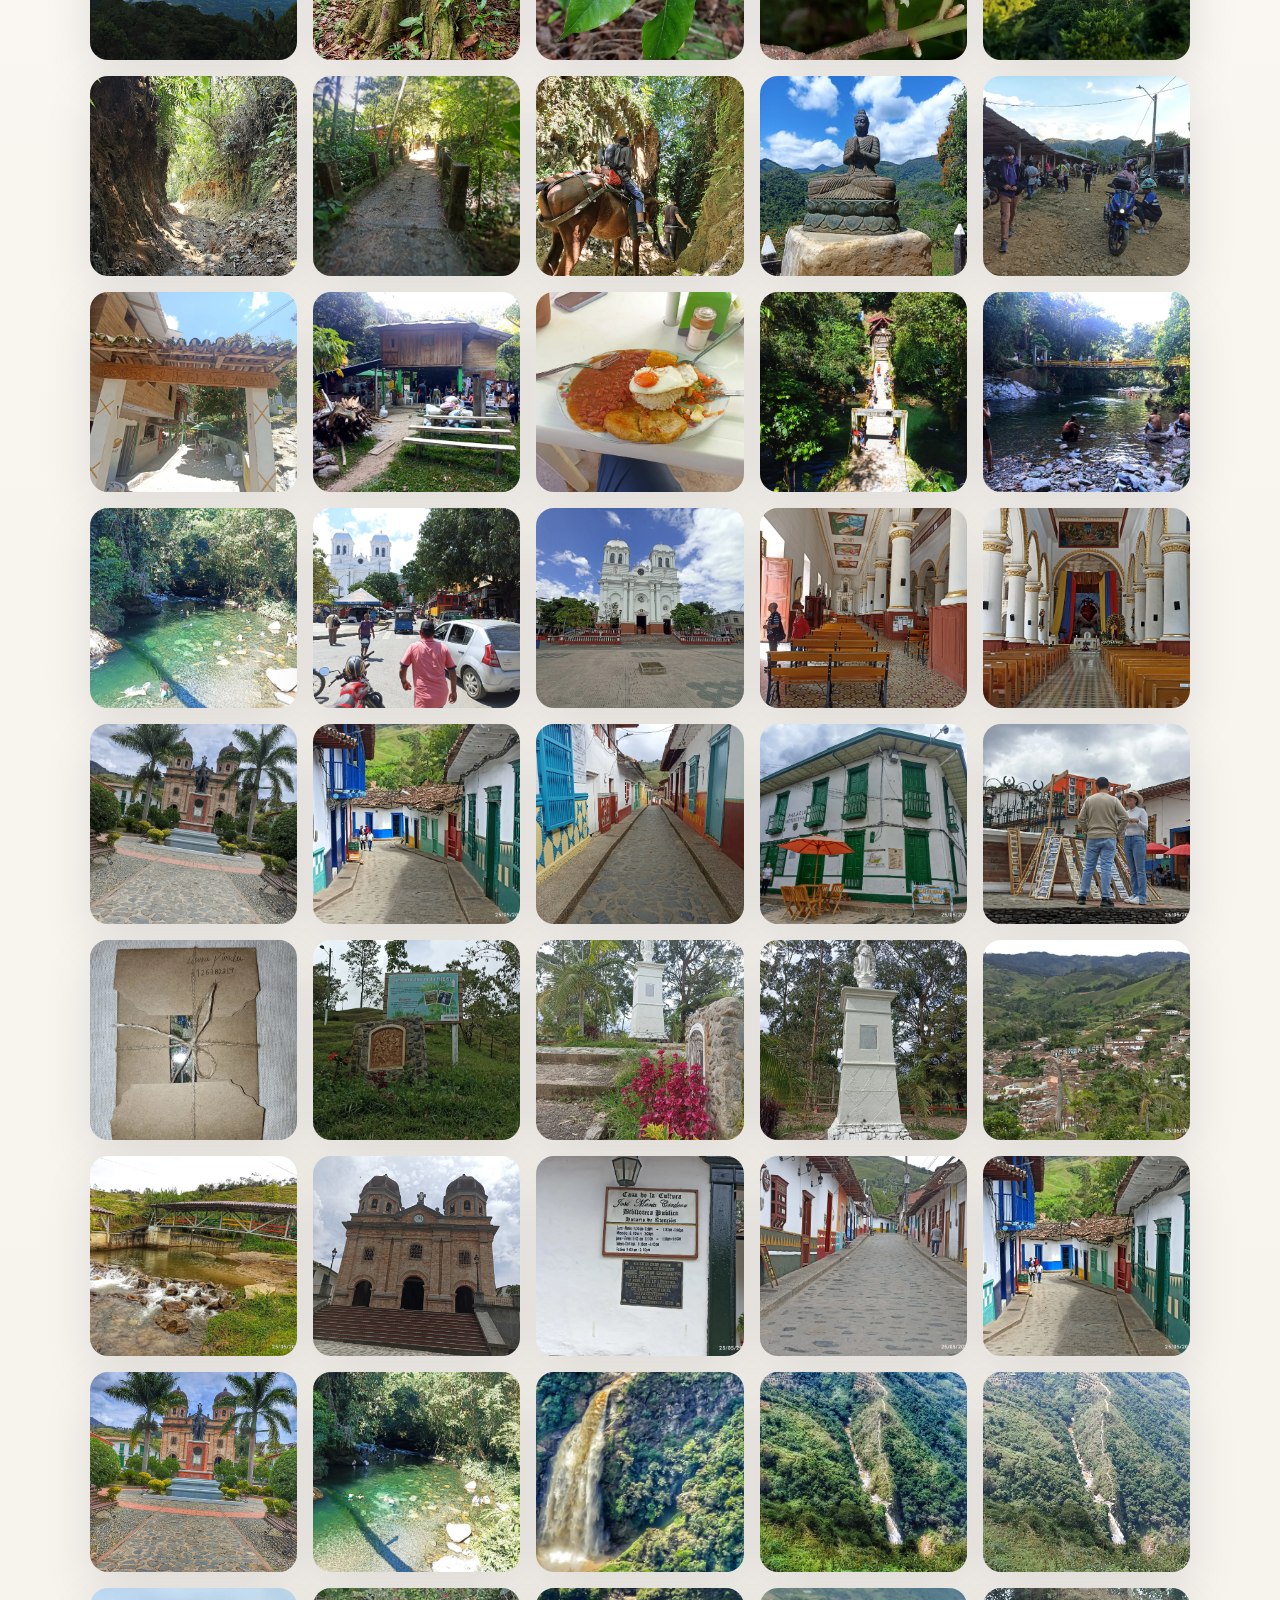
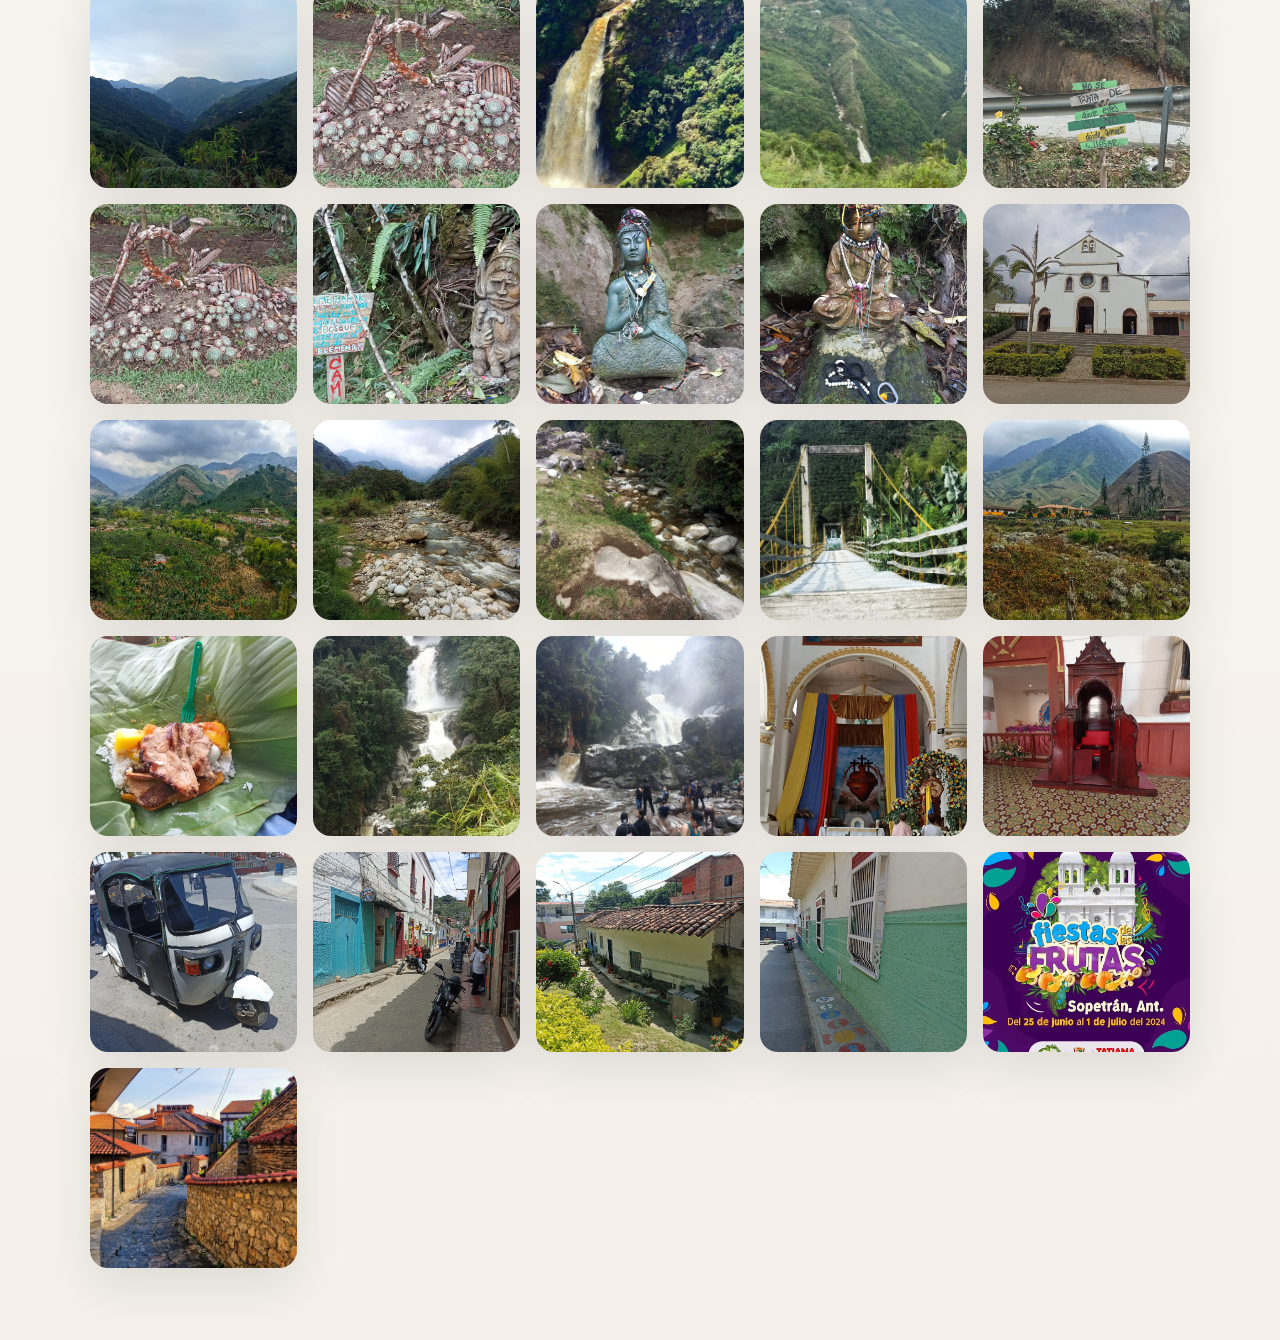
<file: galeria.html>
<!DOCTYPE html>
<html lang="es">

<head>
    <meta charset="UTF-8">
    <meta http-equiv="X-UA-Compatible" content="IE=edge">
    <meta name="viewport" content="width=device-width, initial-scale=1.0">
    <title>Galería de Fotos | Viaje pal Pueblo</title>
    <meta name="description"
        content="Galería de fotografías de pueblos antioqueños: Támesis, Melcocho, Sopetrán, San Javier y más.">
    <link rel="stylesheet" href="style.css">
    <link href="https://maxcdn.bootstrapcdn.com/font-awesome/4.7.0/css/font-awesome.min.css" rel="stylesheet"
        integrity="sha384-wvfXpqpZZVQGK6TAh5PVlGOfQNHSoD2xbE+QkPxCAFlNEevoEH3Sl0sibVcOQVnN" crossorigin="anonymous">
    <link rel="preconnect" href="https://fonts.googleapis.com">
    <link rel="preconnect" href="https://fonts.gstatic.com" crossorigin>
    <link
        href="https://fonts.googleapis.com/css2?family=Alfa+Slab+One&family=Archivo+Black&family=Passion+One:wght@400;700;900&family=Russo+One&family=Staatliches&display=swap"
        rel="stylesheet">
    <link rel="stylesheet" href="https://cdn.jsdelivr.net/npm/bootstrap-icons@1.11.3/font/bootstrap-icons.min.css">
    <script defer src="script.js"></script>

</head>

<body id="body_principal" class="pagina-galeria">

    <header>
        <div id="container-navegacion" class="container_header">
            <nav class="menu">
                <ul>
                    <li><a href="index.html"><i class="bi bi-house-fill"></i></a></li>
                    <li><a href="cronicas.html">Crónicas</a></li>
                    <li><a href="galeria.html">Galería</a></li>
                    <li><a href="contacto.html">Contacto</a></li>
                    <li class="slider"></li>
                </ul>
            </nav>
        </div>
    </header>

    <main class="galeria-revista">
        <section class="photos">
            <div class="grid-container">
                <img class="grid-item" src="img/sanpedro18.webp" alt="San Pedro de los Milagros">
                <img class="grid-item" src="img/sanpedro16.webp" alt="Arquitectura de San Pedro">
                <img class="grid-item" src="img/sanpedro15.webp" alt="Vista de San Pedro">
                <img class="grid-item" src="img/sanpedro14.webp" alt="Paisaje sanpedreño">
                <img class="grid-item" src="img/sanpedro13.webp" alt="Entrada al Parque El Calvario">
                <img class="grid-item" src="img/sanpedro12.webp" alt="Detalle de San Pedro">
                <img class="grid-item" src="img/sanpedro11.webp" alt="Cartel del parque">
                <img class="grid-item" src="img/sanpedro10.webp" alt="Paisaje de San Pedro">
                <img class="grid-item" src="img/sanpedro09.webp" alt="Vista de la región">
                <img class="grid-item" src="img/sanpedro08.webp" alt="Entorno natural">
                <img class="grid-item" src="img/sanpedro07.webp" alt="Paisaje montañoso">
                <img class="grid-item" src="img/sanpedro06.webp" alt="Rincón de San Pedro">
                <img class="grid-item" src="img/sanpedro05.webp" alt="Vista natural de San Pedro">
                <img class="grid-item" src="img/sanpedro04.webp" alt="Estación del Viacrucis">
                <img class="grid-item" src="img/sanpedro03.webp" alt="Mirador desde el Calvario">
                <img class="grid-item" src="img/sanpedro02.webp" alt="La Gran Cruz">
                <img class="grid-item" src="img/sanpedro01.webp" alt="Basílica de San Pedro">
                <img class="grid-item" src="img/tamesis1.webp" alt="Vista de Támesis entre montañas">
                <img class="grid-item" src="img/tamesis2.webp" alt="Petroglifo en roca en Támesis">
                <img class="grid-item" src="img/tamesis3.webp" alt="Detalle de petroglifo en Támesis">
                <img class="grid-item" src="img/tamesis4.webp" alt="Paisaje montañoso de Támesis">            
                <img class="grid-item" src="img/tamesis6.webp" alt="Río en Támesis">
                <img class="grid-item" src="img/tamesis7.webp" alt="Naturaleza de Támesis">
                <img class="grid-item" src="img/tamesis8.webp" alt="Vista de Támesis">
                <img class="grid-item" src="img/tamesis11.webp" alt="Detalle de Támesis">
                <img class="grid-item" src="img/tamesis12.webp" alt="Rincón de Támesis">
                <img class="grid-item" src="img/tamesis13.webp" alt="Paisaje en Támesis">
                <img class="grid-item" src="img/tamesis14.webp" alt="Naturaleza de Támesis">
                <img class="grid-item" src="img/tamesis15.webp" alt="Vista de Támesis">
                <img class="grid-item" src="img/tamesis16.webp" alt="Entorno de Támesis">
                <img class="grid-item" src="img/tamesis17.webp" alt="Paisaje final de Támesis">
                <img class="grid-item" src="img/melcocho1.webp" alt="Río Melcocho rodeado de vegetación">
                <img class="grid-item" src="img/melcocho2.webp" alt="Pozo natural en Melcocho">
                <img class="grid-item" src="img/melcocho3.webp" alt="Camino junto al río Melcocho">
                <img class="grid-item" src="img/melcocho7.webp" alt="Aguas claras del río Melcocho">
                <img class="grid-item" src="img/melcocho4.webp" alt="Piedras y corriente en Melcocho">
                <img class="grid-item" src="img/melcocho5.webp" alt="Tramo del río entre bosque en Melcocho">
                <img class="grid-item" src="img/melcocho6.webp" alt="Charco natural en Melcocho">
                <img class="grid-item" src="img/melcocho8.webp" alt="Vegetación y cauce del Melcocho">
                <img class="grid-item" src="img/melcocho9.webp" alt="Río Melcocho entre rocas">
                <img class="grid-item" src="img/melcocho10.webp" alt="Vista del entorno natural en Melcocho">
                <img class="grid-item" src="img/melcocho11.webp" alt="Rincón del río Melcocho">
                <img class="grid-item" src="img/melcocho12.webp" alt="Paisaje selvático en Melcocho">
                <img class="grid-item" src="img/melcocho13.webp" alt="Curso del agua en Melcocho">
                <img class="grid-item" src="img/melcocho14.webp" alt="Zona de baño natural en Melcocho">
                <img class="grid-item" src="img/melcocho15.webp" alt="Panorámica del río Melcocho">
                <img class="grid-item" src="img/sopetran.webp" alt="Paisaje cálido de Sopetrán">
                <img class="grid-item" src="img/sopetran1.webp" alt="Rincón urbano de Sopetrán">
                <img class="grid-item" src="img/sopetran2.webp" alt="Entorno del pueblo de Sopetrán">
                <img class="grid-item" src="img/sopetran3.webp" alt="Vista de Sopetrán y sus alrededores">
                <img class="grid-item" src="img/concepcion1.webp" alt="Calle de Concepción con arquitectura tradicional">
                <img class="grid-item" src="img/concepcion2.webp" alt="Fachada tradicional en Concepción">
                <img class="grid-item" src="img/concepcion3.webp" alt="Rincón colonial de Concepción">
                <img class="grid-item" src="img/concepcion4.webp" alt="Paisaje urbano de Concepción">
                <img class="grid-item" src="img/concepcion5.webp" alt="Detalle arquitectónico en Concepción">
                <img class="grid-item" src="img/concepcion6.webp" alt="Ventana o balcón tradicional en Concepción">
                <img class="grid-item" src="img/concepcion7.webp" alt="Calle tranquila de Concepción">
                <img class="grid-item" src="img/concepcion8.webp" alt="Vista del pueblo de Concepción">
                <img class="grid-item" src="img/concepcion9.webp" alt="Fachada colorida en Concepción">
                <img class="grid-item" src="img/concepcion10.webp" alt="Escena cotidiana en Concepción">
                <img class="grid-item" src="img/concepcion11.webp" alt="Otro rincón del casco urbano de Concepción">
                <img class="grid-item" src="img/concepcion12.webp" alt="Calle en Concepción">
                <img class="grid-item" src="img/concepcion13.webp" alt="Detalle de Concepción">
                <img class="grid-item" src="img/concepcion14.webp" alt="Escena de Concepción">
                <img class="grid-item" src="img/concepcion15.webp" alt="Rincón de Concepción">
                <img class="grid-item" src="img/concepcion.webp" alt="Vista principal de Concepción">
                <img class="grid-item" src="img/melcocho.webp" alt="Río Melcocho">
                <img class="grid-item" src="img/salto del buey1.webp" alt="Entrada a Salto del Buey">
                <img class="grid-item" src="img/salto del buey2.webp" alt="Cascada en Salto del Buey">
                <img class="grid-item" src="img/salto del buey3.webp" alt="Pozo en Salto del Buey">
                <img class="grid-item" src="img/salto del buey9.webp" alt="Río en Salto del Buey">
                <img class="grid-item" src="img/salto del buey10.webp" alt="Paisaje de Salto del Buey">
                <img class="grid-item" src="img/salto del buey11.webp" alt="Naturaleza en Salto del Buey">
                <img class="grid-item" src="img/salto del buey2_1.webp" alt="Detalle de Salto del Buey">
                <img class="grid-item" src="img/salto del buey4.webp" alt="Pozo natural en Salto del Buey">
                <img class="grid-item" src="img/salto del buey5.webp" alt="Camino o entorno de Salto del Buey">
                <img class="grid-item" src="img/salto del buey6.webp" alt="Paisaje rocoso en Salto del Buey">
                <img class="grid-item" src="img/salto del buey7.webp" alt="Vista del agua y la vegetación en Salto del Buey">
                <img class="grid-item" src="img/salto del buey8.webp" alt="Rincón natural de Salto del Buey">
                <img class="grid-item" src="img/taparto1.webp" alt="Paisaje de Tapartó entre montañas">
                <img class="grid-item" src="img/taparto2.webp" alt="Vista rural de Tapartó">
                <img class="grid-item" src="img/taparto3.webp" alt="Camino o paisaje de Tapartó">
                <img class="grid-item" src="img/taparto4.webp" alt="Quebrada o río en Tapartó">
                <img class="grid-item" src="img/taparto5.webp" alt="Entorno natural de Tapartó">
                <img class="grid-item" src="img/taparto6.webp" alt="Montañas alrededor de Tapartó">
                <img class="grid-item" src="img/taparto7.webp" alt="Rincón del paisaje en Tapartó">           
                <img class="grid-item" src="img/taparto.webp" alt="Paisaje de Tapartó">
                <img class="grid-item" src="img/taparto9.webp" alt="Final del recorrido en Tapartó">
                <img class="grid-item" src="img/sopetran4.webp" alt="Rincón de Sopetrán">
                <img class="grid-item" src="img/sopetran5.webp" alt="Vista urbana de Sopetrán">
                <img class="grid-item" src="img/sopetran6.webp" alt="Entorno de Sopetrán">
                <img class="grid-item" src="img/sopetran7.webp" alt="Paisaje de Sopetrán">
                <img class="grid-item" src="img/sopetran8.webp" alt="Otro ángulo de Sopetrán">
                <img class="grid-item" src="img/sopetran63.webp" alt="Detalle de Sopetrán">
                <img class="grid-item" src="img/fiestas_sopetran.webp" alt="Fiestas de Sopetrán">
                <img class="grid-item" src="img/hero_one.webp" alt="Imagen principal del viaje">

            </div>
        </section>
    </main>

</body>

</html>
</file>
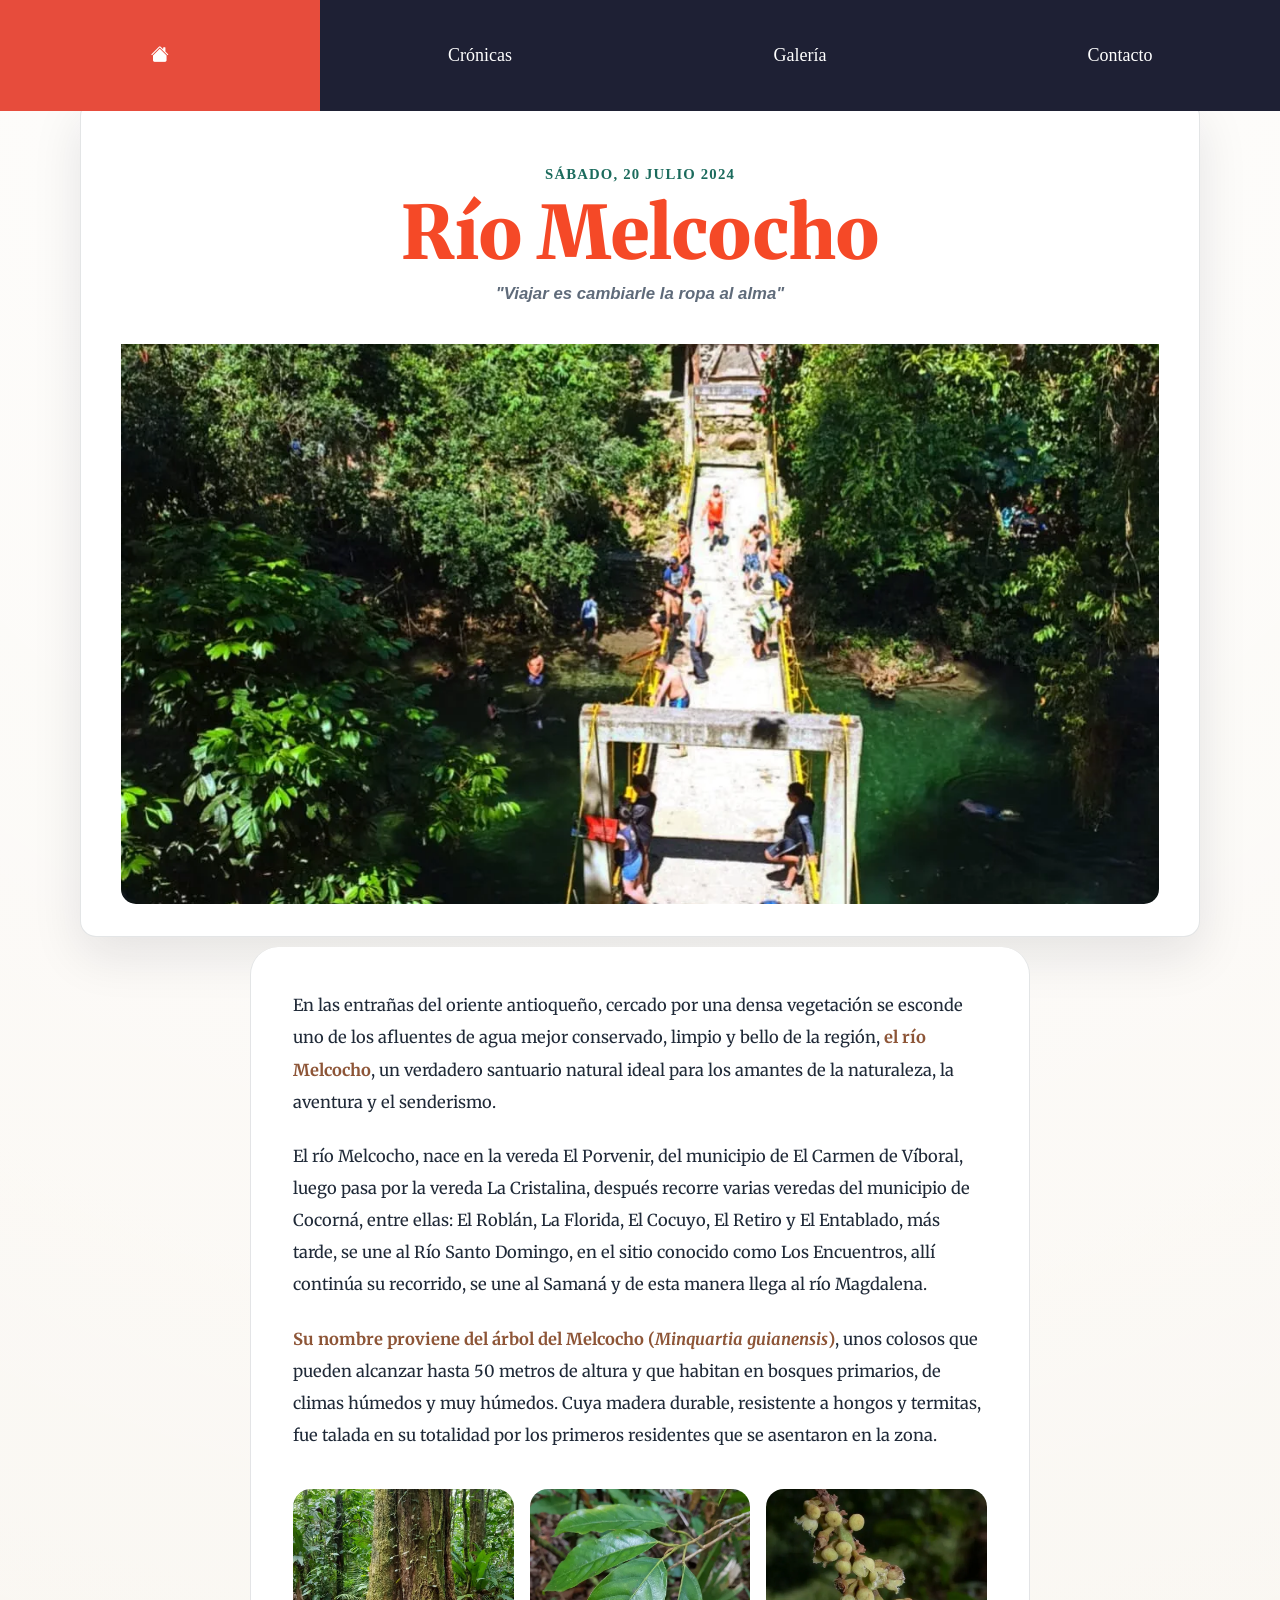
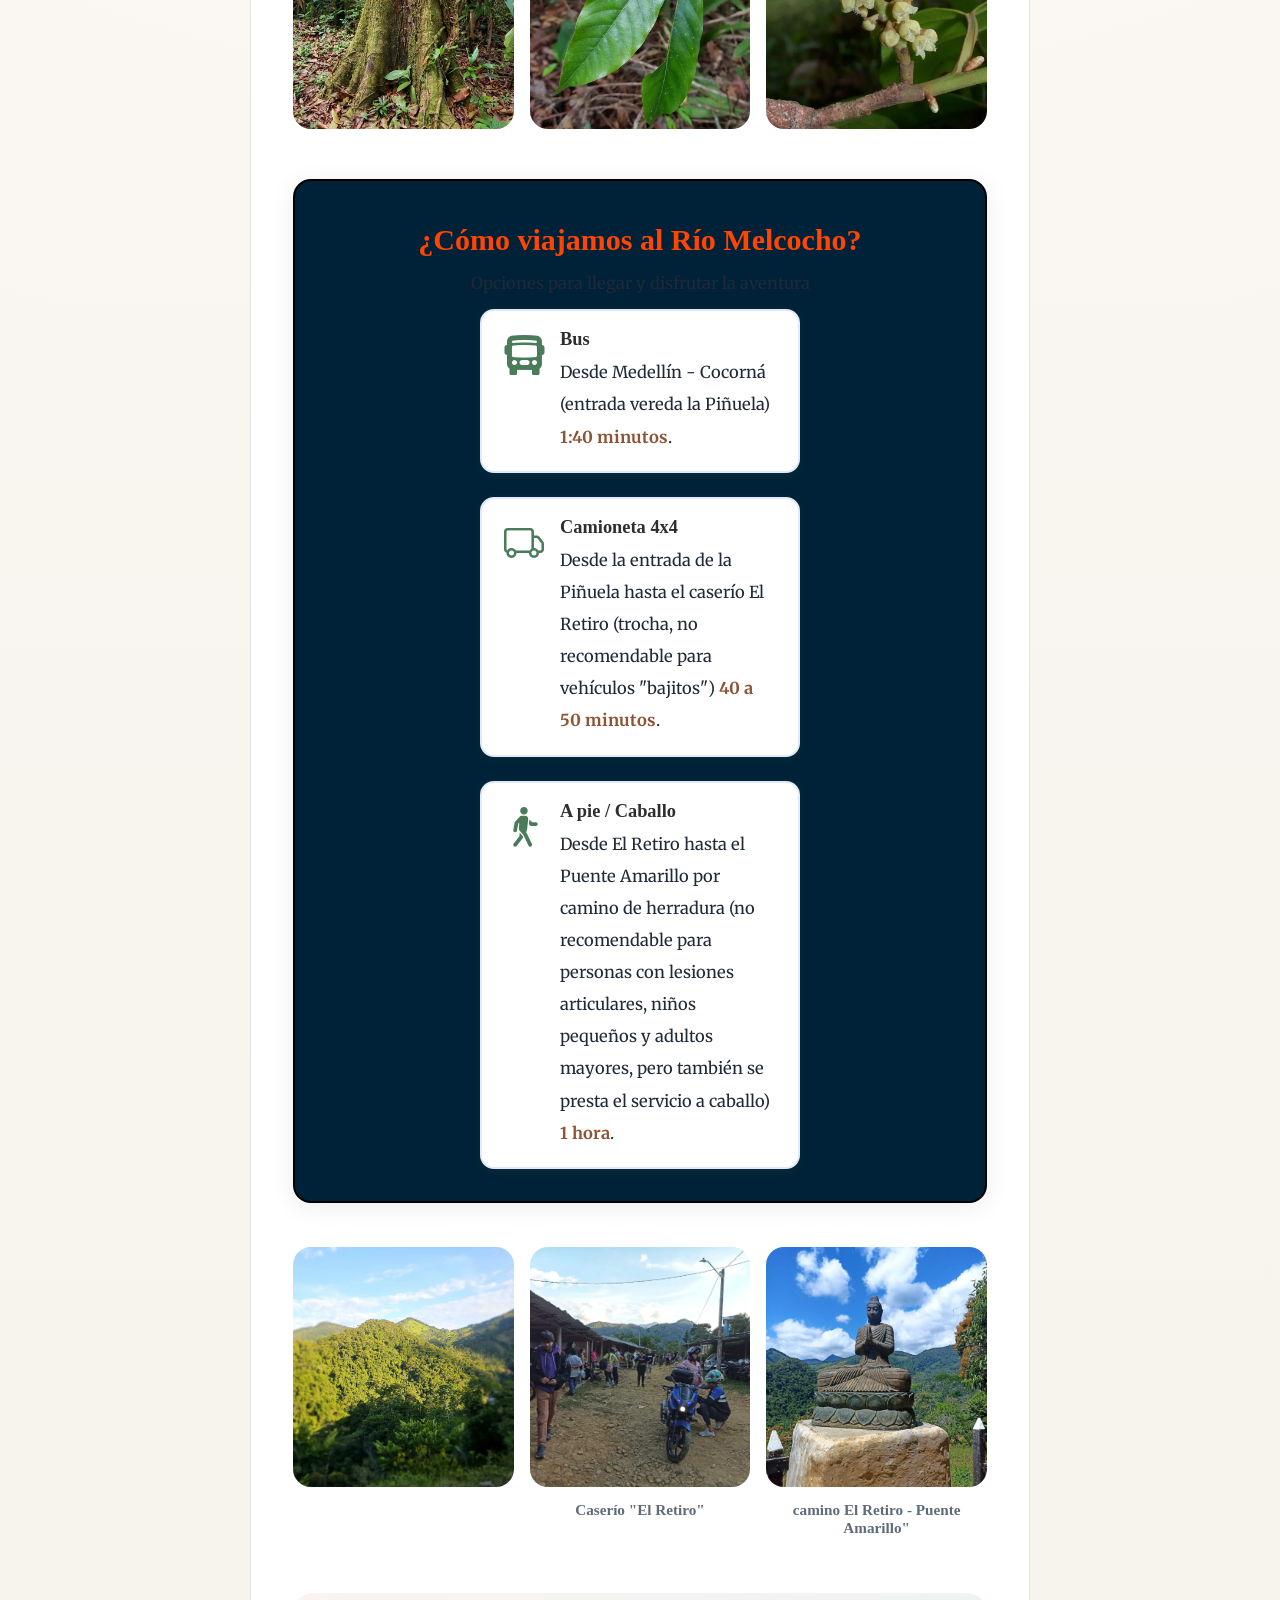
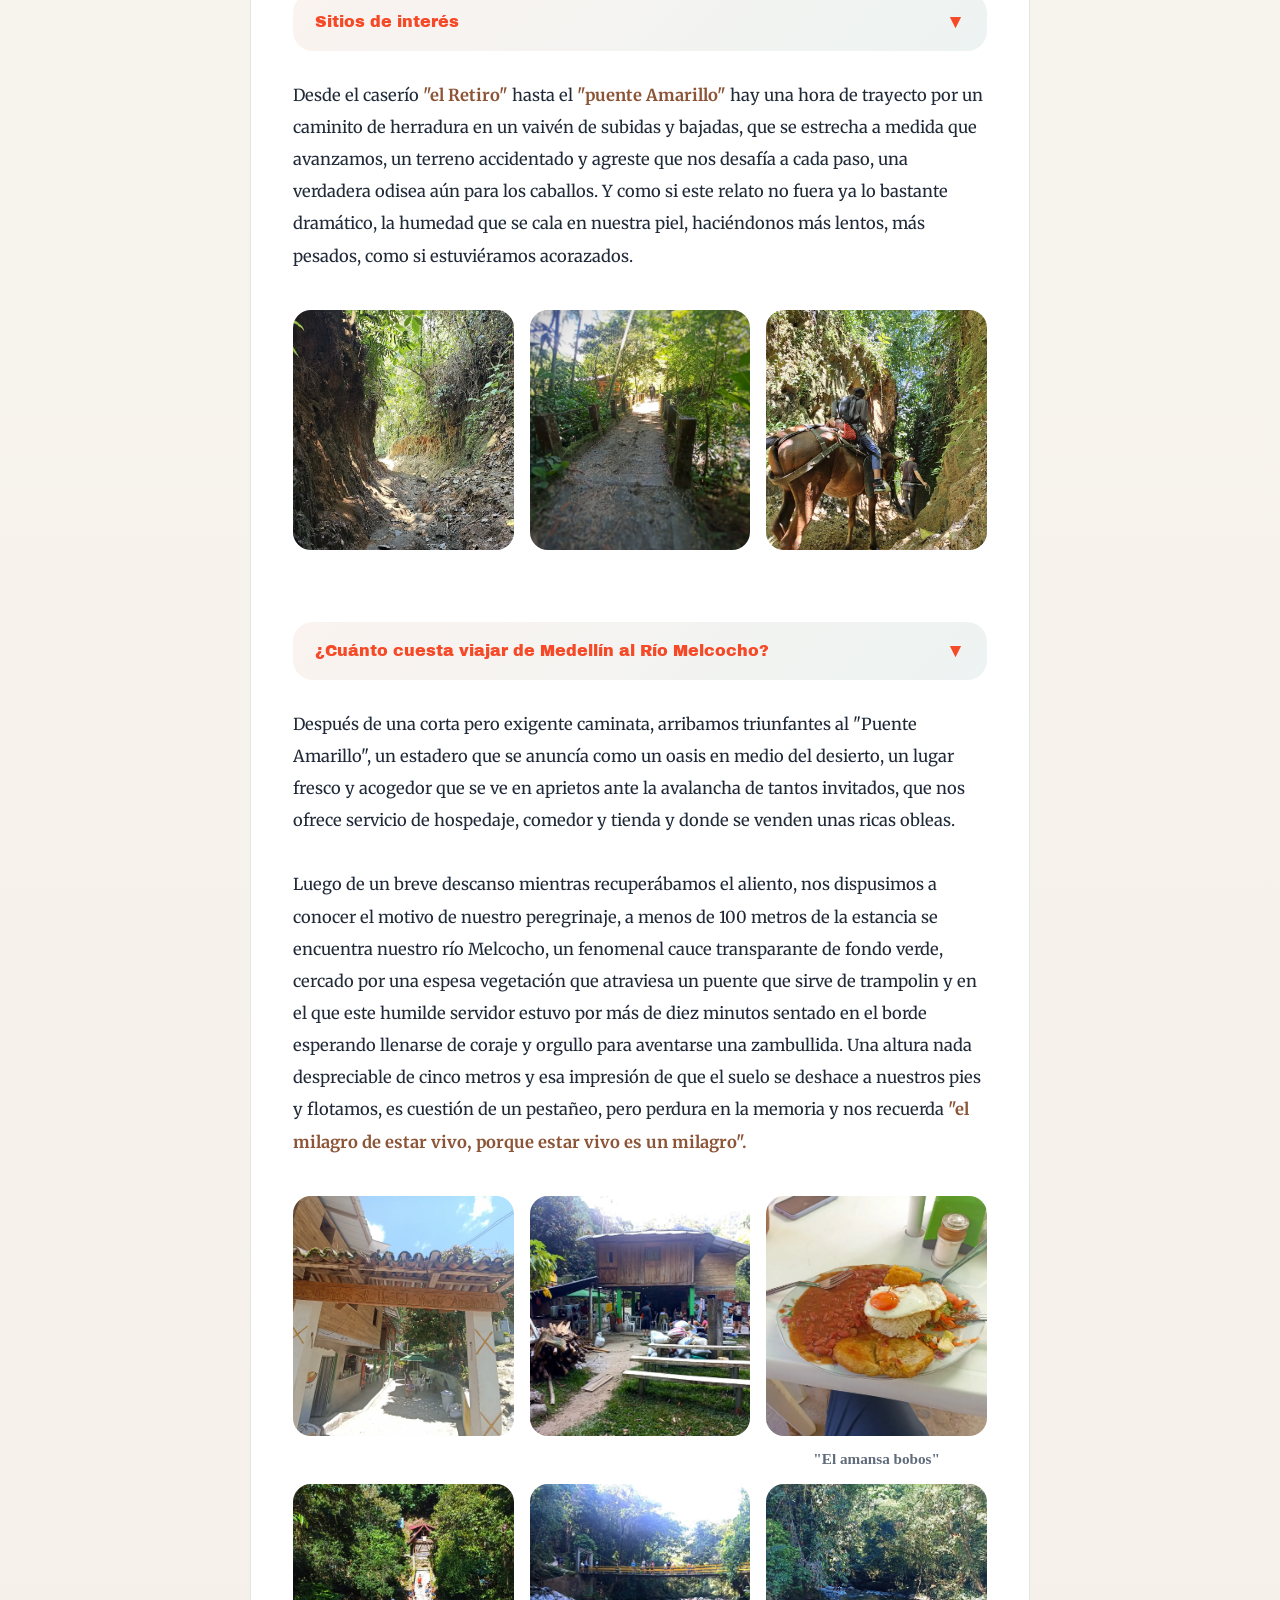
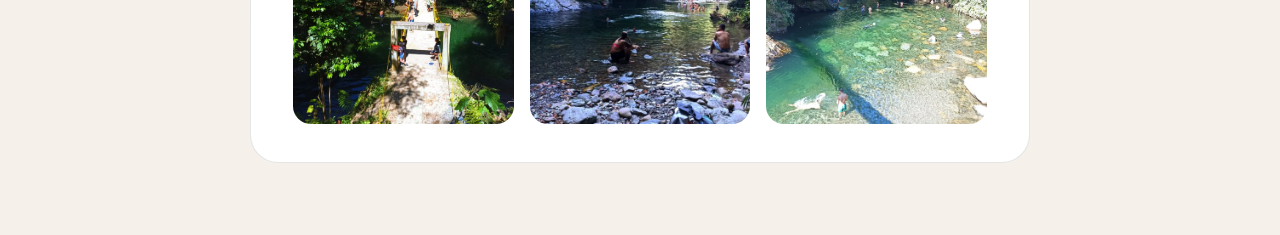
<file: melcocho.html>
<!DOCTYPE html>
<html lang="es">

<head>
    <meta charset="UTF-8">
    <meta name="viewport" content="width=device-width, initial-scale=1.0">
    <title>Río Melcocho - Crónica de viaje | Viaje pal Pueblo</title>
    <meta name="description" content="Crónica del río Melcocho en Antioquia: aguas cristalinas, pozas naturales y un recorrido por este destino de naturaleza.">
    <meta name="keywords" content="Melcocho Antioquia, río Melcocho, viaje Antioquia, turismo naturaleza, pozas naturales, 旅游哥伦比亚">
    <meta name="author" content="Viaje pal Pueblo">
    <meta name="robots" content="index, follow">
    <link rel="canonical" href="https://viajepalpueblo.netlify.app/melcocho.html">

    <!-- Open Graph -->
    <meta property="og:type" content="article">
    <meta property="og:title" content="Río Melcocho - Crónica de viaje | Viaje pal Pueblo">
    <meta property="og:description" content="Crónica del río Melcocho en Antioquia: aguas cristalinas, pozas naturales y un recorrido por este destino de naturaleza.">
    <meta property="og:image" content="https://viajepalpueblo.netlify.app/img/melcocho13.webp">
    <meta property="og:url" content="https://viajepalpueblo.netlify.app/melcocho.html">
    <meta property="og:site_name" content="Viaje pal Pueblo">

    <!-- Twitter Card -->
    <meta name="twitter:card" content="summary_large_image">
    <meta name="twitter:title" content="Río Melcocho - Crónica de viaje | Viaje pal Pueblo">
    <meta name="twitter:description" content="Crónica del río Melcocho en Antioquia: aguas cristalinas, pozas naturales y un recorrido por este destino de naturaleza.">
    <meta name="twitter:image" content="https://viajepalpueblo.netlify.app/img/melcocho13.webp">

    <!-- Schema.org -->
    <script type="application/ld+json">
    {
      "@context": "https://schema.org",
      "@type": "Article",
      "headline": "Río Melcocho - Crónica de viaje",
      "description": "Crónica del río Melcocho en Antioquia",
      "image": "https://viajepalpueblo.netlify.app/img/melcocho13.webp",
      "author": {
        "@type": "Person",
        "name": "Viaje pal Pueblo"
      },
      "datePublished": "2024-07-20",
      "publisher": {
        "@type": "Organization",
        "name": "Viaje pal Pueblo"
      }
    }
    </script>
    <link rel="stylesheet" href="style.css">
    <link href="https://maxcdn.bootstrapcdn.com/font-awesome/4.7.0/css/font-awesome.min.css" rel="stylesheet"
        integrity="sha384-wvfXpqpZZVQGK6TAh5PVlGOfQNHSoD2xbE+QkPxCAFlNEevoEH3Sl0sibVcOQVnN" crossorigin="anonymous">
    <link rel="preconnect" href="https://fonts.googleapis.com">
    <link rel="preconnect" href="https://fonts.gstatic.com" crossorigin>
    <link
        href="https://fonts.googleapis.com/css2?family=Alfa+Slab+One&family=Archivo+Black&family=Passion+One:wght@400;700;900&family=Russo+One&family=Staatliches&display=swap"
        rel="stylesheet">
    <link rel="stylesheet" href="https://cdn.jsdelivr.net/npm/bootstrap-icons@1.11.3/font/bootstrap-icons.min.css">
    <script defer src="script.js"></script>
</head>

<body class="pagina-cronica pagina-melcocho">

    <header>
        <div id="container-navegacion" class="container_header">
            <nav class="menu">
                <ul>
                    <li><a href="index.html"><i class="bi bi-house-fill"></i></a></li>
                    <li><a href="cronicas.html">Crónicas</a></li>
                    <li><a href="galeria.html">Galería</a></li>
                    <li><a href="contacto.html">Contacto</a></li>
                    <li class="slider"></li>
                </ul>
            </nav>
        </div>
    </header>



    <div class="cronica-hero">
        <div class="cronica-encabezado">
            <time id="fecha" datetime="2024-07-20" pubdate><strong>Sábado, 20 Julio 2024</strong></time>
            <h1 id="titulocronica">Río Melcocho</h1>
            <p id="frase1">"Viajar es cambiarle la ropa al alma"</p>
        </div>

        <div class="photo-ppal">
            <img id="imagen-ppal" src="img/melcocho13.webp" alt="">
        </div>
    </div>

    <div class="container-estandar">

        <div class="cronica">


            <p class="p-cronica">
                En las entrañas del oriente antioqueño, cercado por una densa vegetación se esconde uno
                de los afluentes de agua mejor conservado, limpio y bello de la región, <strong>el río
                    Melcocho</strong>,
                un verdadero santuario natural ideal para los amantes de la naturaleza, la aventura y el senderismo.
            </p>

            <p class="p-cronica">
                El río Melcocho, nace en la vereda El Porvenir, del municipio de El Carmen de Víboral, luego pasa
                por la
                vereda La Cristalina, después recorre varias veredas del municipio de Cocorná,
entre ellas: El Roblán, La Florida, El Cocuyo, El Retiro y El Entablado, más tarde, se une al Río
                 Santo Domingo, en el sitio conocido como Los Encuentros, allí continúa su recorrido, se une al
                 Samaná
                 y de esta manera llega al río Magdalena.
            </p>

            <p class="p-cronica">
                <strong> Su nombre proviene del árbol del Melcocho (<em>Minquartia guianensis</em>)</strong>,
                unos
                colosos
                que pueden alcanzar hasta 50 metros de altura y que habitan en bosques primarios, de climas
                húmedos y
                muy húmedos.
                Cuya madera durable, resistente a hongos y termitas, fue talada en su totalidad por los primeros
                residentes
                que se asentaron en la zona.
            </p>



            <section class="photos">
                <div class="grid-container">
                    <img class="grid-item" src="img/melcocho1.webp" alt="">
                    <img class="grid-item" src="img/melcocho2.webp" alt="">
                    <img class="grid-item" src="img/melcocho3.webp" alt="">
                </div>
            </section>



            <div class="section">
                <div class="journey-route journey-route-modern">
                    <div class="title-route">
                        <h3>¿Cómo viajamos al Río Melcocho?</h3>
                        <p class="subtitle-route">Opciones para llegar y disfrutar la aventura</p>
                    </div>
                    <div class="journey-cards">
                        <div class="journey-card">
                            <span class="journey-icon"><i class="bi bi-bus-front-fill"></i></span>
                            <div>
                                <h4>Bus</h4>
                                <p>Desde Medellín - Cocorná (entrada vereda la Piñuela) <strong>1:40
                                        minutos</strong>.</p>
                            </div>
                        </div>
                        <div class="journey-card">
                            <span class="journey-icon"><i class="bi bi-truck"></i></span>
                            <div>
                                <h4>Camioneta 4x4</h4>
                                <p>Desde la entrada de la Piñuela hasta el caserío El Retiro (trocha, no
                                    recomendable para vehículos "bajitos") <strong>40 a 50 minutos</strong>.</p>
                            </div>
                        </div>
                        <div class="journey-card">
                            <span class="journey-icon"><i class="bi bi-person-walking"></i></span>
                            <div>
                                <h4>A pie / Caballo</h4>
                                <p>Desde El Retiro hasta el Puente Amarillo por camino de herradura (no recomendable
                                    para personas con lesiones articulares, niños pequeños y adultos mayores, pero
                                    también se presta el servicio a caballo) <strong>1 hora</strong>.</p>
                            </div>
                        </div>
                    </div>
                </div>
            </div>







            <section class="photos">
                <div class="grid-container">
                    <img class="grid-item" src="img/melcocho7.webp" alt="">

                    <figure>
                        <img class="grid-item" src="img/melcocho9.webp" alt="">
                        <strong>
                            <figcaption>Caserío "El Retiro"</figcaption>
                        </strong>
                    </figure>
                    <figure>
                        <img class="grid-item" src="img/melcocho8.webp" alt="">
                        <strong>
                            <figcaption>camino El Retiro - Puente Amarillo"</figcaption> <br>
                        </strong>
                    </figure>

                </div>
            </section>





            <!-- Sitios de interés -->
            <div class="container-information info">
                <div class="info-block">
                    <button class="info-toggle" onclick="toggleInfo('info-melcocho-1')">
                        Sitios de interés
                        <span class="arrow">&#9660;</span>
                    </button>
                    <div id="info-melcocho-1" class="info-content">
                        <ul>
                            <li>La Piñuela</li>
                            <li>Puente Amarillo</li>
                            <li>Puente Azul</li>
                        </ul>
                    </div>
                </div>
            </div>

            <p class="p-cronica">
                Desde el caserío <strong>"el Retiro" </strong> hasta el <strong> "puente Amarillo"</strong>
                hay una hora de trayecto por un caminito de herradura en un vaivén de subidas y bajadas, que
                se estrecha a medida que avanzamos, un terreno accidentado y agreste que nos desafía a cada paso,
                una verdadera odisea aún para los caballos. Y como si este relato no fuera ya lo bastante dramático,
                la humedad que se cala en nuestra piel, haciéndonos más lentos, más pesados, como si estuviéramos
                acorazados.
            </p>


            <section class="photos">
                <div class="grid-container">
                    <img class="grid-item" src="img/melcocho4.webp" alt="">
                    <img class="grid-item" src="img/melcocho5.webp" alt="">
                    <img class="grid-item" src="img/melcocho6.webp" alt=""> <br>
                </div>
            </section>


            <!-- Cuanto cuesta -->
            <div class="container-information info">
                <div class="info-block">
                    <button class="info-toggle" onclick="toggleInfo('info-melcocho-2')">
                        ¿Cuánto cuesta viajar de Medellín al Río Melcocho?
                        <span class="arrow">&#9660;</span>
                    </button>
                    <div id="info-melcocho-2" class="info-content">
                        <ul>
                            <li>
                                Para esta aventura contratamos nuevamente los servicios de
                                <a id="Brutal" href="https://www.instagram.com/brutaltravel.co/" target="_blank"
                                    rel="noopener noreferrer" style="color: #28a745;">Brutal travel</a>,
                                que incluyeron: ida y regreso en bus, guianza, seguro médico, almuerzo y registro
                                fotográfico, todo por $120.000.
                            </li>
                        </ul>
                    </div>
                </div>
            </div>

            <p class="p-cronica">
                Después de una corta pero exigente caminata, arribamos triunfantes al "Puente Amarillo", un estadero
                que
                se
                anuncía como un oasis en medio del desierto, un lugar fresco y acogedor que se ve en
                aprietos
                ante la avalancha de tantos invitados, que nos ofrece servicio de hospedaje, comedor y
                tienda y donde se venden unas ricas obleas. <br><br> Luego de un breve descanso mientras
                recuperábamos
                el aliento, nos dispusimos a conocer el motivo de nuestro peregrinaje, a menos de 100 metros de la
                estancia
                se encuentra nuestro río Melcocho, un fenomenal cauce transparante de fondo verde, cercado por una
                espesa
                vegetación que atraviesa un puente que sirve de trampolin y en el que este humilde servidor estuvo
                por
                más
                de diez minutos sentado en el borde esperando llenarse de coraje y orgullo para aventarse una
                zambullida. Una
                altura nada despreciable de cinco metros y esa impresión de que el suelo se deshace a
                nuestros pies y flotamos, es cuestión de un pestañeo, pero perdura en la memoria y nos recuerda
                <strong>"el milagro de estar vivo, porque estar vivo es un milagro".</strong>
            </p>



            <section class="photos">
                <div class="grid-container">
                    <img class="grid-item" src="img/melcocho10.webp" alt="">
                    <img class="grid-item" src="img/melcocho11.webp" alt="">
                    <figure>
                        <img class="grid-item" src="img/melcocho12.webp" alt="">
                        <strong>
                            <figcaption>"El amansa bobos"</figcaption>
                        </strong>
                    </figure>

                    <img class="grid-item" src="img/melcocho13.webp" alt="">
                    <img class="grid-item" src="img/melcocho14.webp" alt="">
                    <img class="grid-item" src="img/melcocho15.webp" alt="">
                </div>
            </section>





        </div>



    </div>

</body>

</html>
</file>
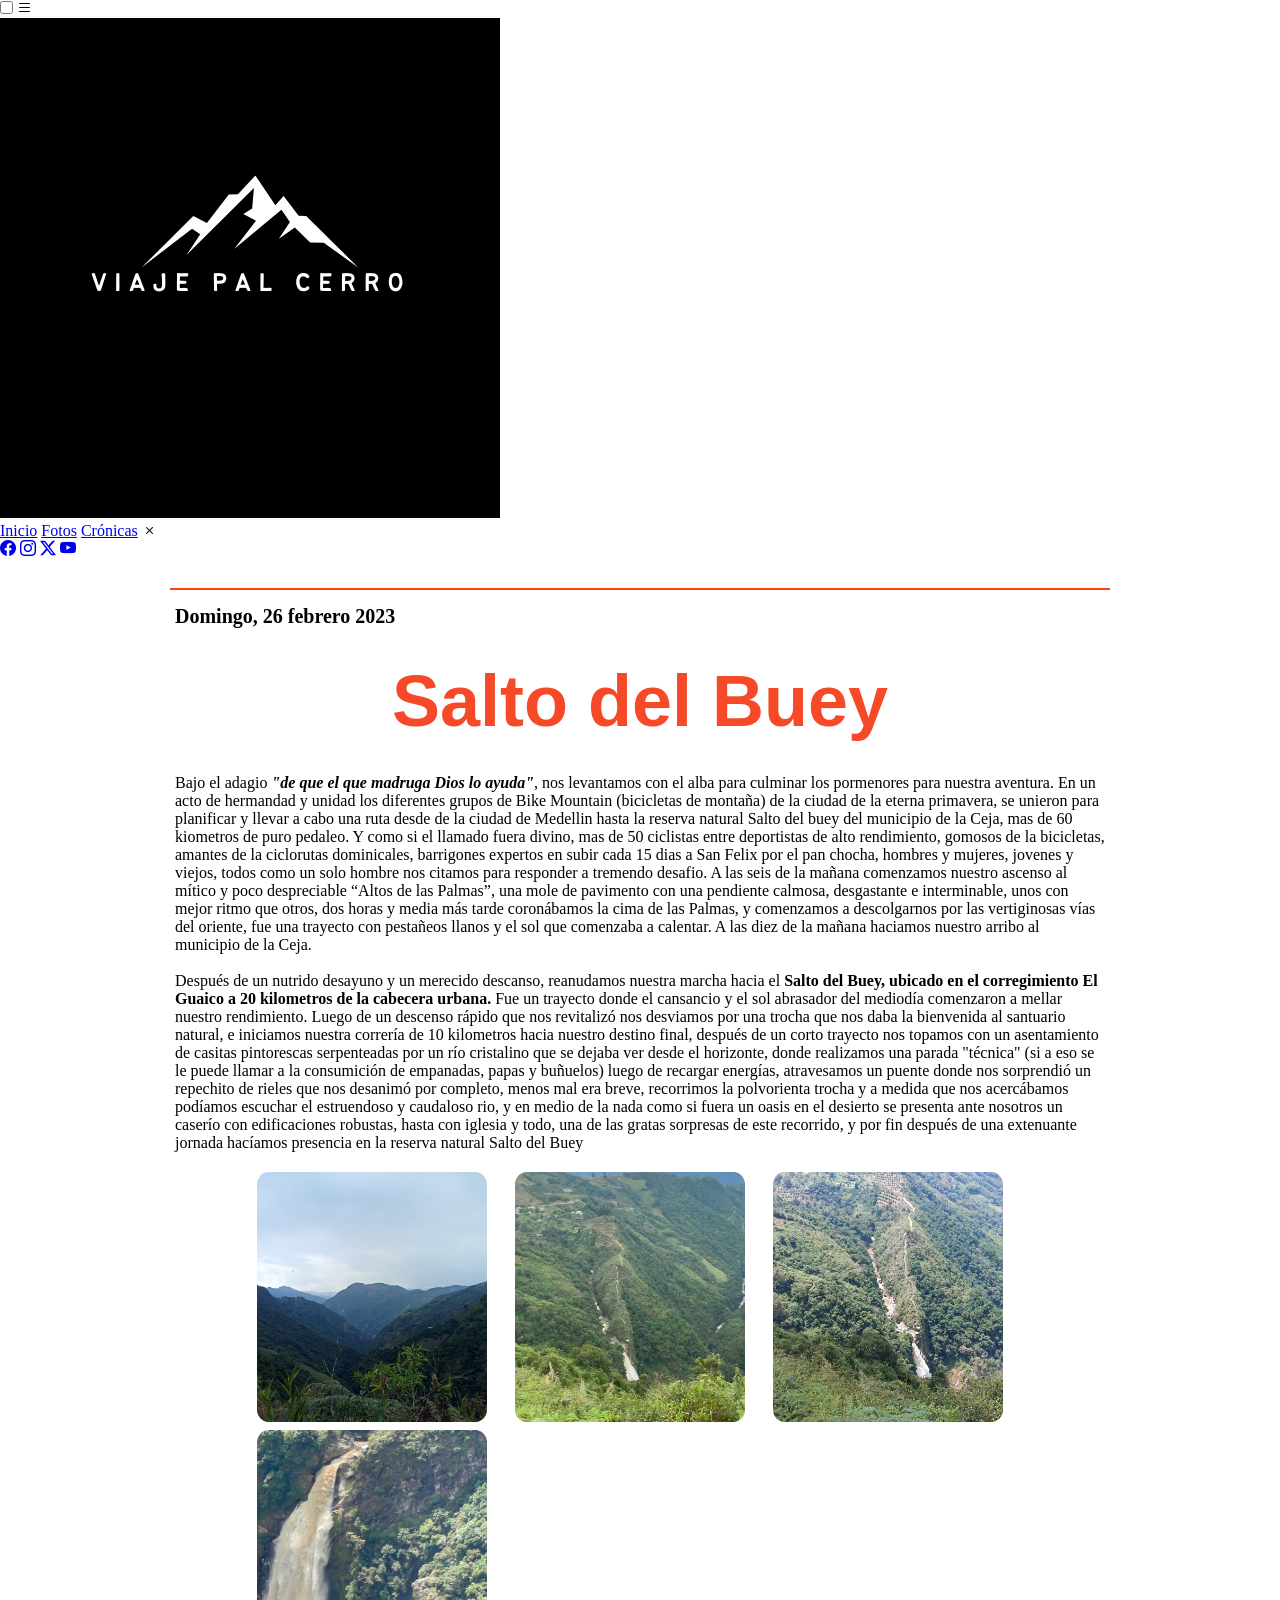
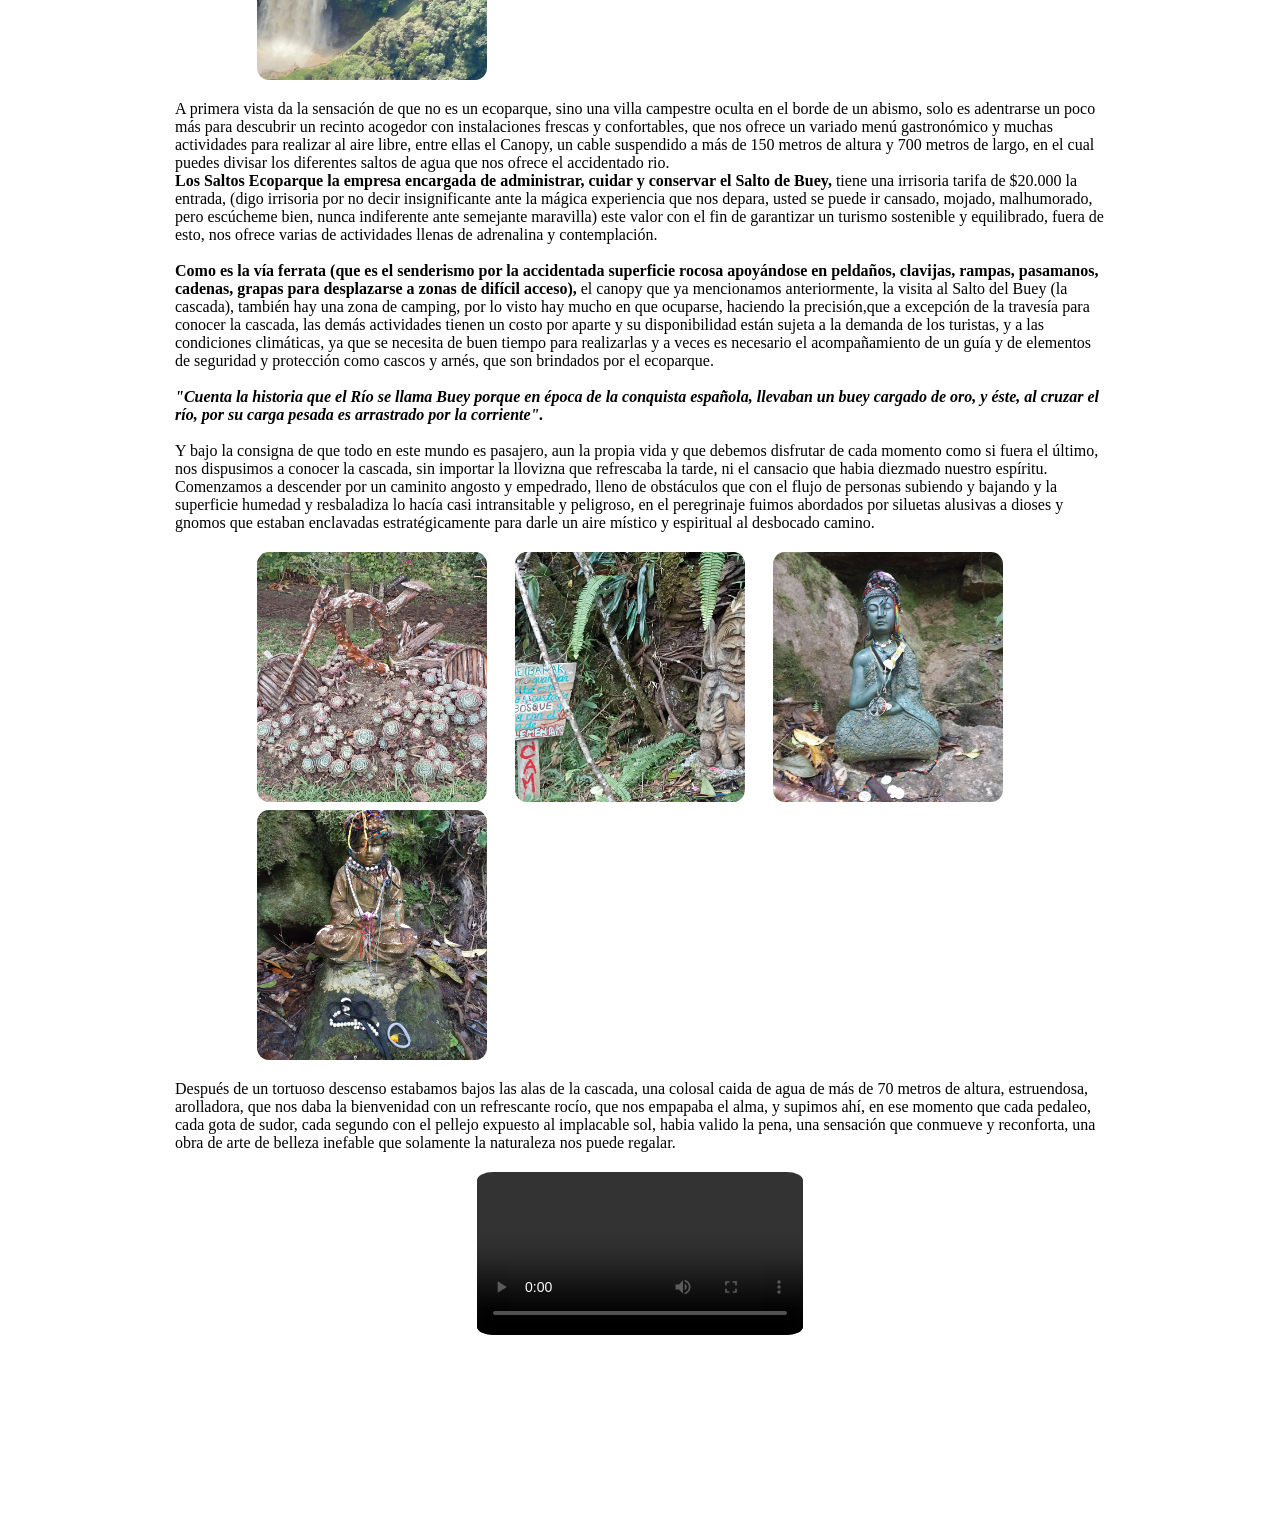
<file: Salto del Buey.html>
<!DOCTYPE html>
<html lang="es">

<head>
    <meta charset="UTF-8">
    <meta http-equiv="X-UA-Compatible" content="IE=edge">
    <meta name="viewport" content="width=device-width, initial-scale=1.0">
    <title>Salto del Buey</title>
    <link rel="stylesheet" href="style.css">
    <link href="https://maxcdn.bootstrapcdn.com/font-awesome/4.7.0/css/font-awesome.min.css" rel="stylesheet"
    integrity="sha384-wvfXpqpZZVQGK6TAh5PVlGOfQNHSoD2xbE+QkPxCAFlNEevoEH3Sl0sibVcOQVnN" crossorigin="anonymous">
    <link rel="preconnect" href="https://fonts.googleapis.com">
    <link rel="preconnect" href="https://fonts.gstatic.com" crossorigin>
    <link href="https://fonts.googleapis.com/css2?family=Alfa+Slab+One&family=Archivo+Black&family=Passion+One:wght@400;700;900&family=Russo+One&family=Staatliches&display=swap" rel="stylesheet">
    <link rel="stylesheet" href="https://cdn.jsdelivr.net/npm/bootstrap-icons@1.11.3/font/bootstrap-icons.min.css">   
</head>

<body>
    <header>

        <input type="checkbox" id="check">
        <label for="check" class="mostrar-menu">
           <i class="bi bi-list"></i>
        </label>


         <div class="logo">
            <img id="logo" src="img/logo.png" alt="">
        </div>

        <nav>
            <a href="index.html">Inicio</a>
            <a href="fotos.html">Fotos</a>
            <a href="cronicas.html">Crónicas</a>
            <label for="check" class="esconder-menu">
                <i class="bi bi-x"></i>
            </label>
        </nav>


       
  <div class="redes">       
      <a id="face" href="https://www.facebook.com/viajeplacerro/"><i class="bi bi-facebook"></i></a>
      <a id="insta" href="https://www.instagram.com/viajepalcerro/"><i class="bi bi-instagram"></i></a>
      <a id="twi" href="https://twitter.com/viajepalcerro"><i class="bi bi-twitter-x"></i></a>
      <a id="you" href="https://www.youtube.com/channel/UCUFUQLdaN36F4ijhpiXhTuQ"><i class="bi bi-youtube"></i></a>
   </div>


             

    </header>

    
    <div class="container-estandar">

        <div class="cronica">
            <time id="fecha" datetime="2023-26-02" pubdate><strong>Domingo, 26 febrero 2023</strong></time>
            <h2 id="titulocronica">Salto del Buey</h2>

            <p id="p1">
                Bajo el adagio <strong><em>"de que el que madruga Dios lo ayuda"</em></strong>, nos levantamos con el
                alba para culminar los pormenores para nuestra aventura. En un acto de hermandad y unidad los diferentes
                grupos de Bike Mountain (bicicletas de montaña) de la ciudad de la eterna primavera, se unieron para
                planificar y llevar a cabo una ruta desde de la ciudad de Medellin hasta la reserva natural Salto del
                buey del municipio de la Ceja, mas de 60 kiometros de puro pedaleo. Y como si el llamado fuera divino,
                mas de 50 ciclistas entre deportistas de alto rendimiento, gomosos de la bicicletas, amantes de la
                ciclorutas dominicales, barrigones expertos en subir cada 15 dias a San Felix por el pan chocha,
                hombres y mujeres, jovenes y viejos, todos como un solo hombre nos citamos
                para responder a tremendo desafio. A las seis de la mañana comenzamos nuestro ascenso al mítico y poco
                despreciable “Altos de las Palmas”, una mole de pavimento con una pendiente calmosa, desgastante e
                interminable, unos con mejor ritmo que otros, dos horas y media más tarde coronábamos la cima de las
                Palmas, y comenzamos a descolgarnos por las vertiginosas vías del oriente, fue una trayecto con
                pestañeos
                llanos y el sol que comenzaba a calentar. A las diez de la mañana haciamos nuestro arribo al municipio
                de la Ceja.


                <br> <br> Después de un nutrido desayuno y un merecido descanso, reanudamos nuestra marcha
                hacia el <strong> Salto del Buey, ubicado en el corregimiento El Guaico a 20 kilometros de la cabecera
                    urbana.</strong> Fue un
                trayecto donde el cansancio y el sol abrasador del mediodía comenzaron a mellar nuestro
                rendimiento. Luego de un descenso rápido que nos revitalizó nos desviamos por una trocha
                que nos daba la bienvenida al santuario natural, e iniciamos nuestra correría de 10 kilometros hacia
                nuestro
                destino final, después de un corto trayecto nos topamos con un asentamiento de casitas pintorescas
                serpenteadas por un río cristalino que se dejaba ver desde el horizonte, donde realizamos una parada
                "técnica" (si a eso se le puede llamar a la consumición de empanadas, papas y buñuelos) luego de
                recargar
                energías, atravesamos un puente donde nos sorprendió un repechito de rieles que nos desanimó por
                completo,
                menos mal era breve, recorrimos la polvorienta trocha y a medida que nos acercábamos podíamos escuchar
                el estruendoso y caudaloso rio, y en medio de la nada como si fuera un oasis en el desierto se presenta
                ante nosotros un caserío con edificaciones robustas, hasta con iglesia y todo, una de las gratas
                sorpresas
                de este recorrido, y por fin después de una extenuante jornada hacíamos presencia en la reserva natural
                Salto
                del Buey
            </p>
            <section class="fotos">
                <div class="grid-container">
                    <img class="grid-item" src="img/salto del buey9.jpg" alt="">
                    <img class="grid-item" src="img/salto del buey2.jpg" alt="">
                    <img class="grid-item" src="img/salto del buey3.jpg" alt="">
                    <img class="grid-item" src="img/salto del buey1.jpeg" alt="">
                </div>
            </section>


            <p id="p2">
                A primera vista da la sensación de que no es un ecoparque, sino una villa campestre oculta en el borde
                de un abismo, solo es adentrarse un poco más para descubrir un recinto acogedor con instalaciones
                frescas y confortables, que nos ofrece un variado menú gastronómico y muchas actividades para realizar
                al aire libre, entre ellas el Canopy, un cable suspendido a más de 150 metros de altura y 700 metros de
                largo, en
                el cual puedes divisar los diferentes saltos de agua que nos ofrece el accidentado rio.
            </p>


            <p id="p3">
                <strong> Los Saltos Ecoparque la empresa encargada de administrar, cuidar y conservar el Salto de
                    Buey,</strong> tiene una irrisoria tarifa de $20.000 la entrada, (digo irrisoria por no decir
                insignificante ante la mágica experiencia que nos depara, usted se puede ir cansado, mojado,
                malhumorado, pero
                escúcheme bien, nunca indiferente ante semejante maravilla) este valor con el fin de garantizar un
                turismo sostenible y
                equilibrado, fuera de esto, nos ofrece varias de actividades llenas de adrenalina y
                contemplación. <br><br>

            </p>

            <p id="p4">
                <strong> Como es la vía ferrata (que es el senderismo por la accidentada superficie rocosa apoyándose en
                    peldaños, clavijas, rampas, pasamanos, cadenas, grapas para desplazarse a zonas de difícil acceso),
                </strong>
                el canopy que ya mencionamos anteriormente, la visita al Salto del Buey (la cascada), también hay una
                zona
                de camping, por lo visto hay mucho en que ocuparse, haciendo la precisión,que a excepción de la
                travesía para conocer la cascada, las demás actividades tienen un costo por aparte y su disponibilidad
                están sujeta a la demanda de los turistas, y a las condiciones climáticas, ya que se necesita de buen
                tiempo para realizarlas y a veces es necesario el acompañamiento de un guía y de elementos de seguridad
                y protección como cascos y arnés, que son brindados por el ecoparque. <br><br>

            </p>
            <p id="p5"><em> <strong> "Cuenta la historia que el Río se llama Buey porque en época de la conquista
                        española, llevaban
                        un buey cargado de oro, y éste, al cruzar el río, por su carga pesada es arrastrado por la
                        corriente". </strong>
                </em>
            </p> <br>

            <p id="p6">Y bajo la consigna de que todo en este mundo es pasajero, aun la propia vida y que debemos
                disfrutar de cada momento como si fuera el último, nos dispusimos a conocer la cascada, sin importar
                la llovizna que refrescaba la tarde, ni el cansacio que habia diezmado nuestro espíritu. Comenzamos
                a descender por un caminito angosto y empedrado, lleno de obstáculos que con el
                flujo de personas subiendo y bajando y la superficie humedad y resbaladiza lo hacía casi
                intransitable y peligroso, en el peregrinaje fuimos abordados por siluetas
                alusivas a dioses y gnomos que estaban enclavadas estratégicamente para darle un aire místico y
                espiritual al desbocado camino.
            <section class="fotossalto">
                <div class="grid-container">
                    <img class="grid-item" src="img/salto del buey10.jpg" alt="">
                    <img class="grid-item" src="img/salto del buey6.jpg" alt="">
                    <img class="grid-item" src="img/salto del buey7.jpg" alt="">
                    <img class="grid-item" src="img/salto del buey8.jpg" alt="">
                </div>
            </section>

            <p id="p5">Después de un tortuoso descenso estabamos bajos las alas de la cascada, una colosal
                caida de agua de más de 70 metros de altura, estruendosa, arolladora, que nos daba la bienvenidad
                con un refrescante rocío, que nos empapaba el alma, y supimos ahí, en ese momento que cada pedaleo,
                cada gota de sudor, cada segundo con el pellejo expuesto al implacable sol, habia valido la pena,
                una sensación que conmueve y reconforta, una obra de arte de belleza inefable que solamente
                la naturaleza nos puede regalar.



            </p>

            <div class="container_video">
                <video class="video" src="video/salto.mp4"  width="400" controls autoplay loop></video>
                
            </div>


            <video><source></video>




          

        </div>



    </div>




</body>

</html>
</file>
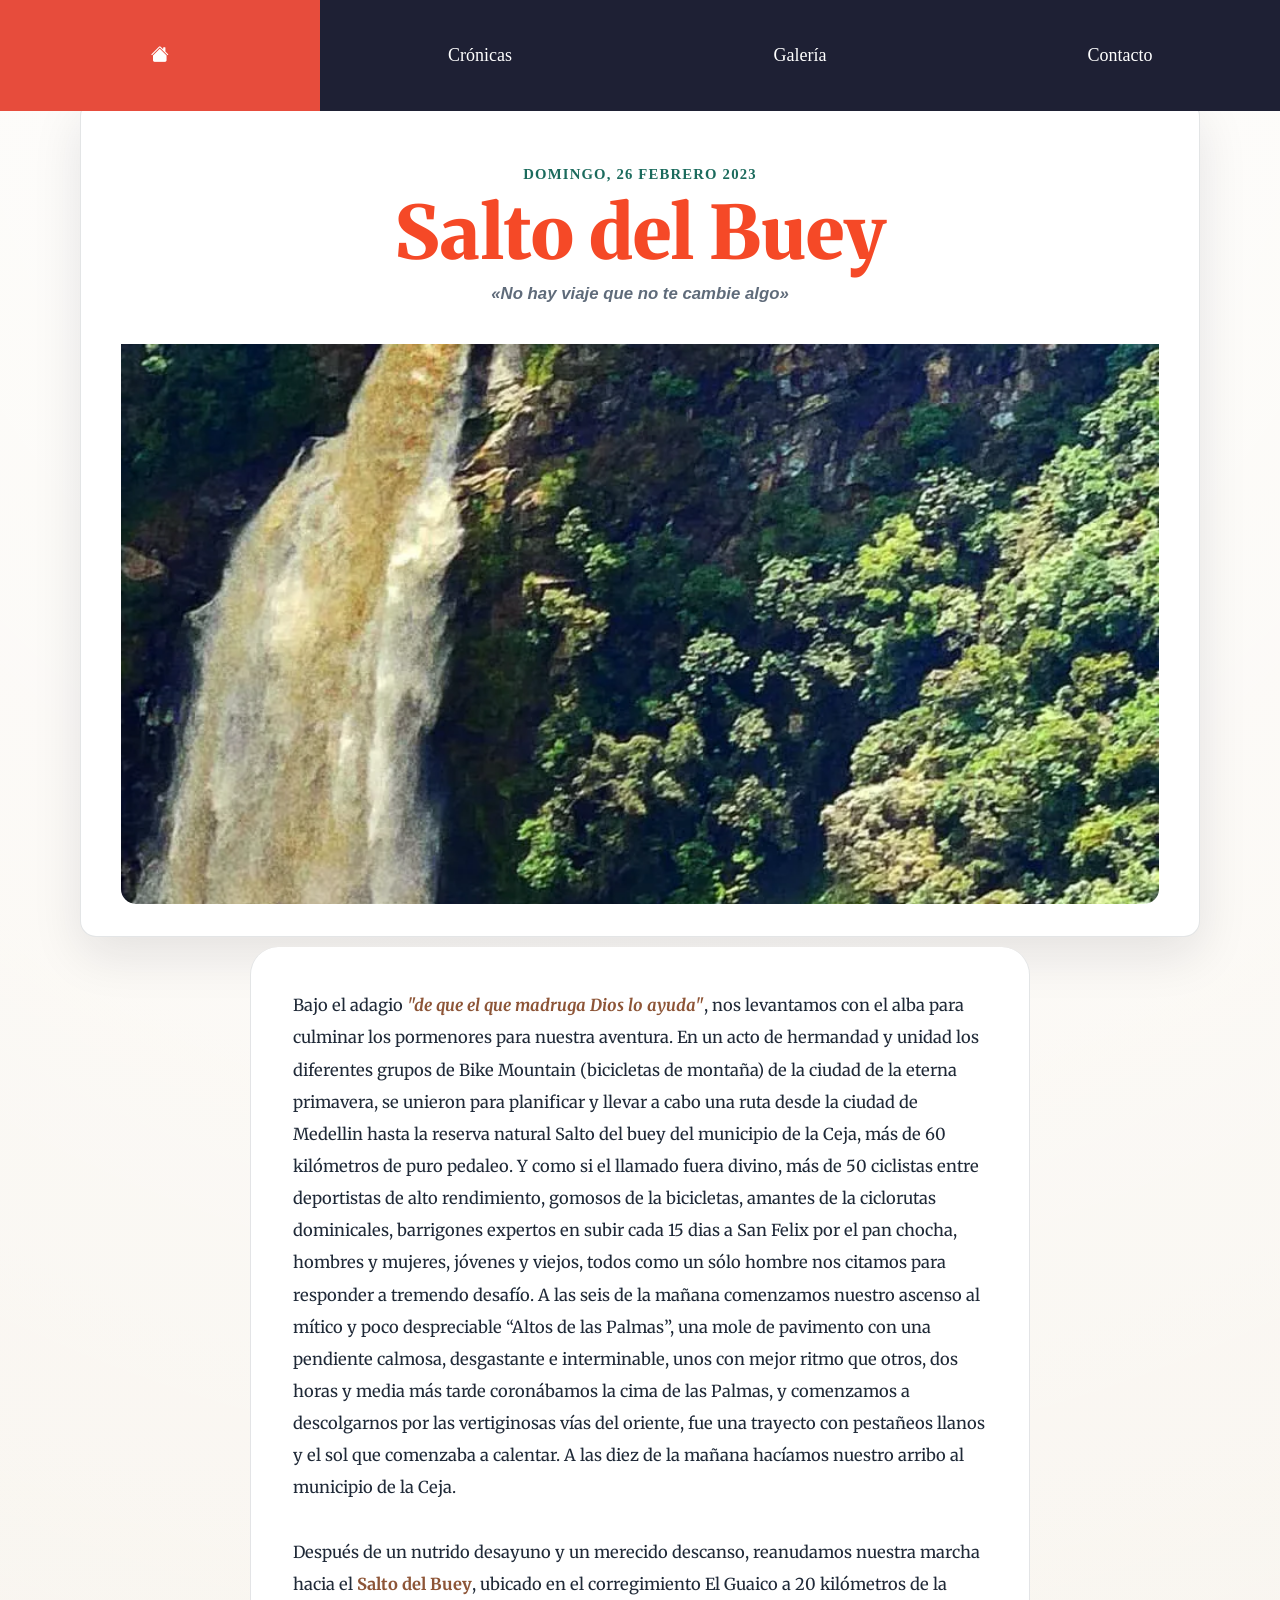
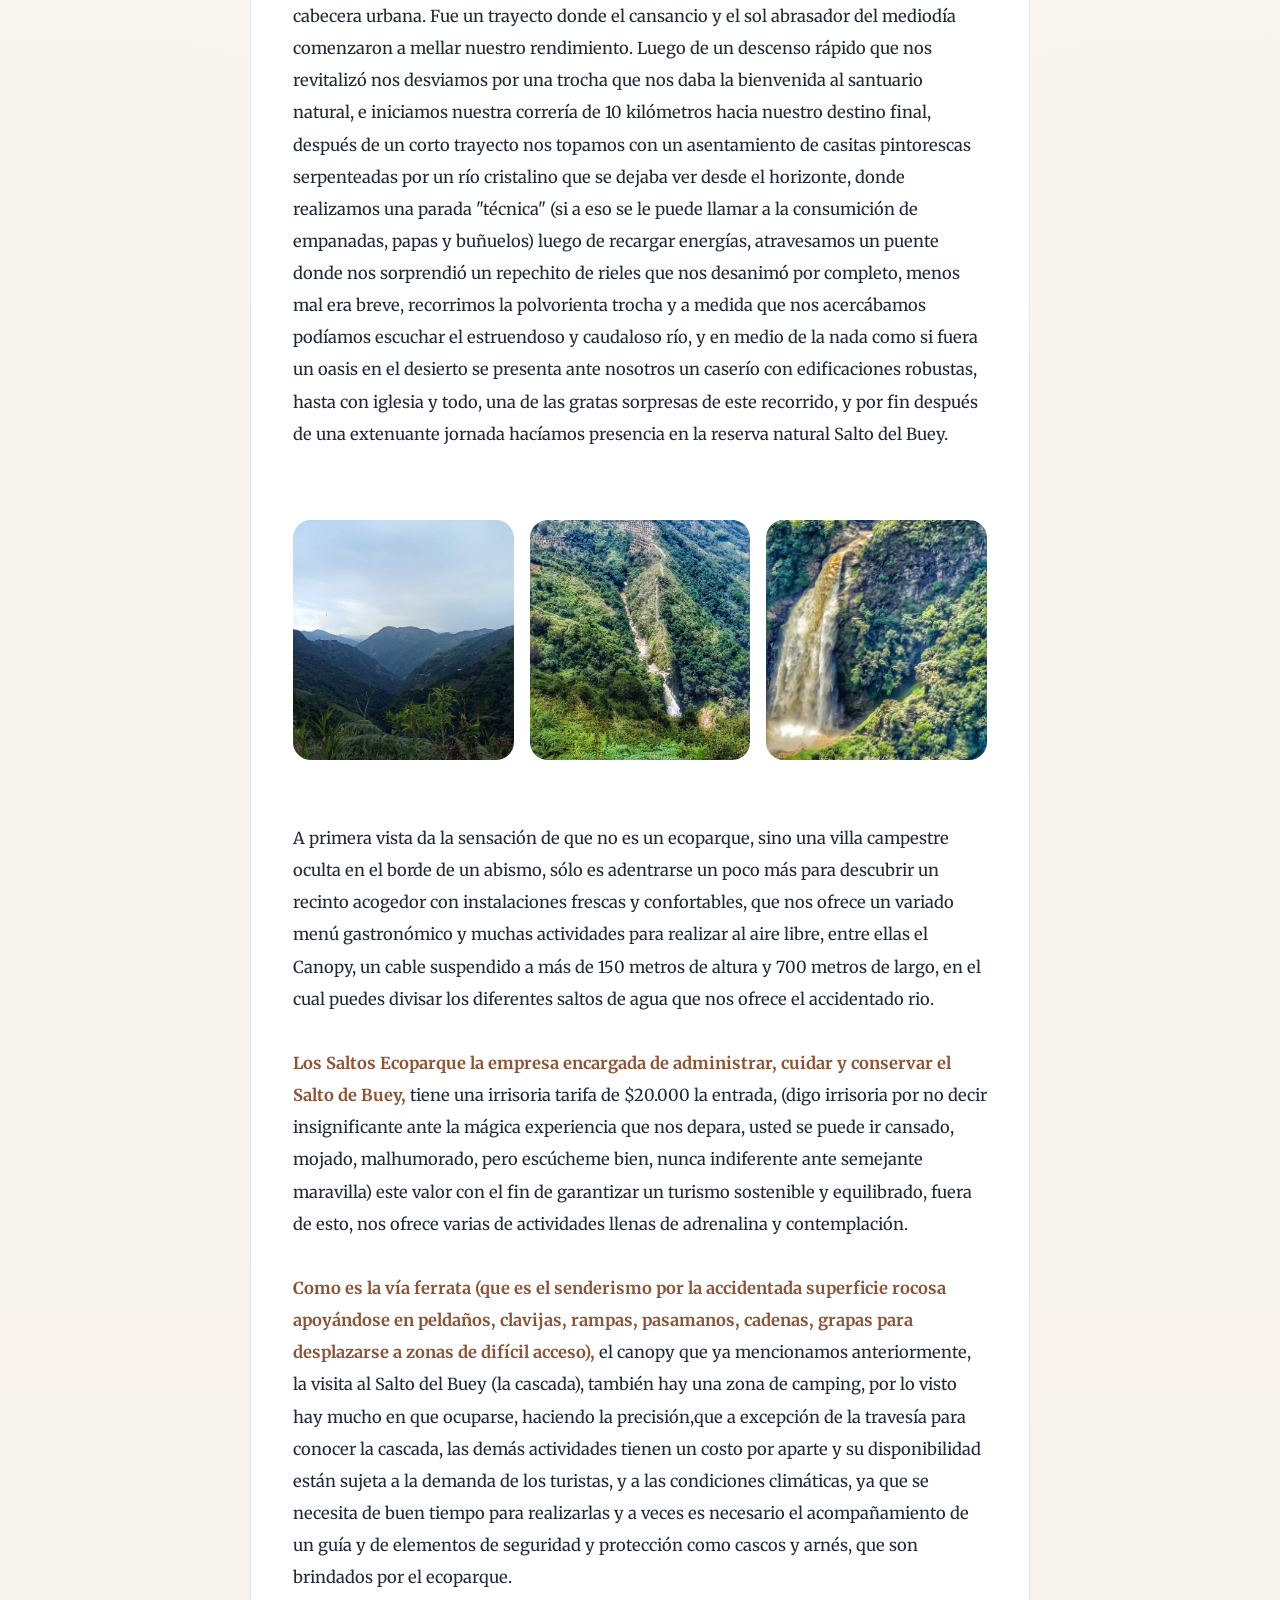
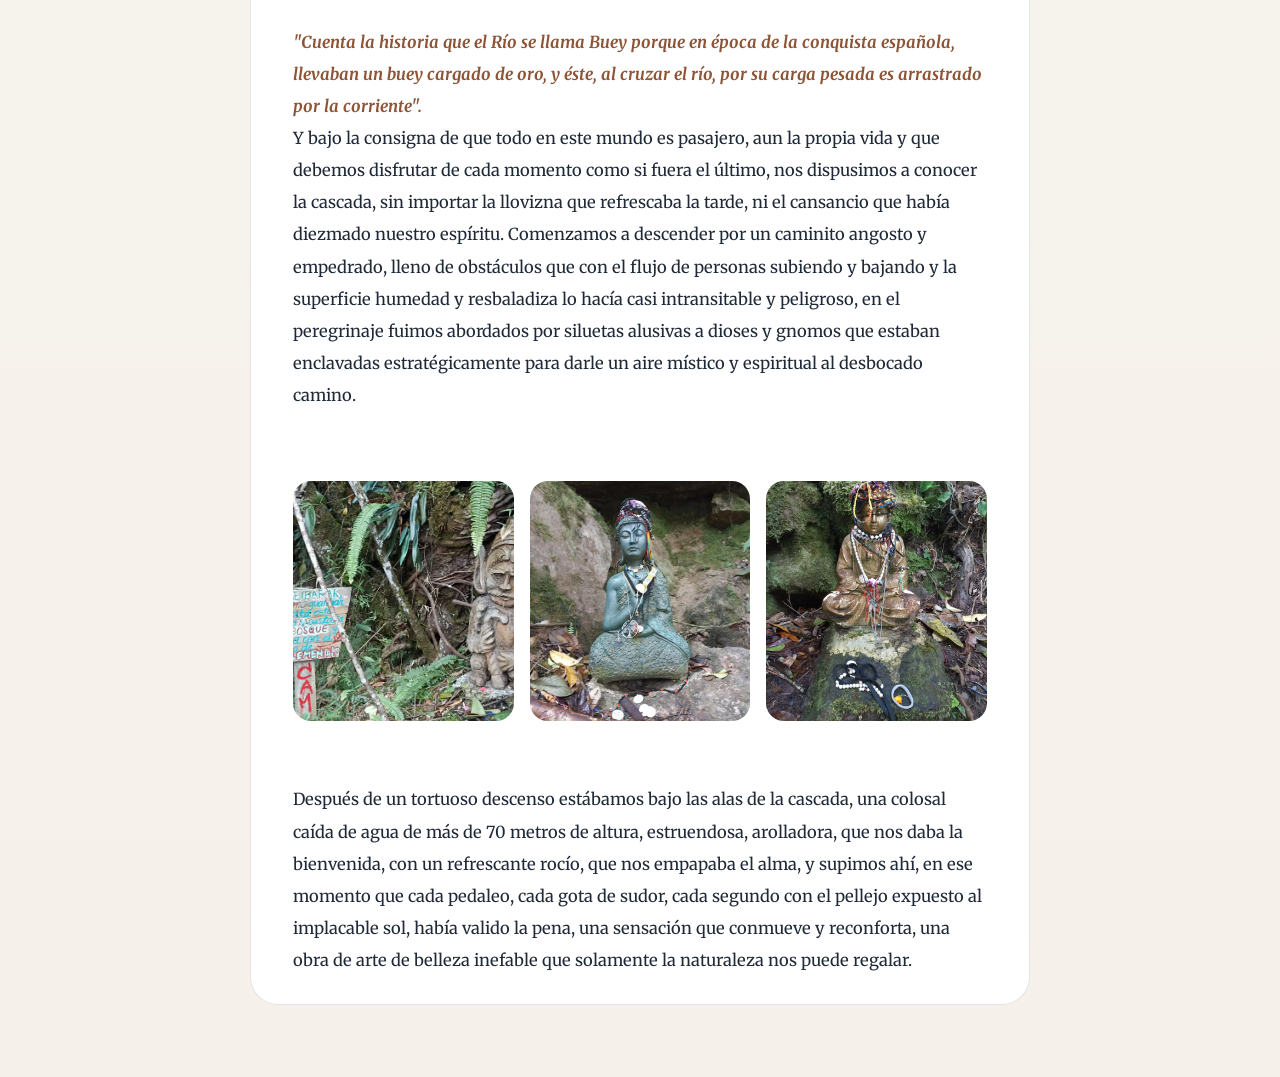
<file: SaltodelBuey.html>
<!DOCTYPE html>
<html lang="es">

<head>
    <meta charset="UTF-8">
    <meta name="viewport" content="width=device-width, initial-scale=1.0">
    <title>Salto del Buey - Crónica de viaje | Viaje pal Pueblo</title>
    <meta name="description" content="Crónica de viaje al Salto del Buey en Antioquia: caídas de agua, naturaleza y la aventura de conocer este destino.">
    <meta name="keywords" content="Salto del Buey Antioquia, viaje Antioquia, cascadas, 旅游哥伦比亚, cronicas de viaje, naturaleza">
    <meta name="author" content="Viaje pal Pueblo">
    <meta name="robots" content="index, follow">
    <link rel="canonical" href="https://viajepalpueblo.netlify.app/SaltodelBuey.html">

    <!-- Open Graph -->
    <meta property="og:type" content="article">
    <meta property="og:title" content="Salto del Buey - Crónica de viaje | Viaje pal Pueblo">
    <meta property="og:description" content="Crónica de viaje al Salto del Buey en Antioquia: caídas de agua, naturaleza y la aventura de conocer este destino.">
    <meta property="og:image" content="https://viajepalpueblo.netlify.app/img/salto del buey11.webp">
    <meta property="og:url" content="https://viajepalpueblo.netlify.app/SaltodelBuey.html">
    <meta property="og:site_name" content="Viaje pal Pueblo">

    <!-- Twitter Card -->
    <meta name="twitter:card" content="summary_large_image">
    <meta name="twitter:title" content="Salto del Buey - Crónica de viaje | Viaje pal Pueblo">
    <meta name="twitter:description" content="Crónica de viaje al Salto del Buey en Antioquia: caídas de agua, naturaleza y la aventura de conocer este destino.">
    <meta name="twitter:image" content="https://viajepalpueblo.netlify.app/img/salto del buey11.webp">

    <!-- Schema.org -->
    <script type="application/ld+json">
    {
      "@context": "https://schema.org",
      "@type": "Article",
      "headline": "Salto del Buey - Crónica de viaje",
      "description": "Crónica de viaje al Salto del Buey en Antioquia",
      "image": "https://viajepalpueblo.netlify.app/img/salto del buey11.webp",
      "author": {
        "@type": "Person",
        "name": "Viaje pal Pueblo"
      },
      "datePublished": "2024-05-10",
      "publisher": {
        "@type": "Organization",
        "name": "Viaje pal Pueblo"
      }
    }
    </script>
    <link rel="stylesheet" href="style.css">
    <link href="https://maxcdn.bootstrapcdn.com/font-awesome/4.7.0/css/font-awesome.min.css" rel="stylesheet"
        integrity="sha384-wvfXpqpZZVQGK6TAh5PVlGOfQNHSoD2xbE+QkPxCAFlNEevoEH3Sl0sibVcOQVnN" crossorigin="anonymous">
    <link rel="preconnect" href="https://fonts.googleapis.com">
    <link rel="preconnect" href="https://fonts.gstatic.com" crossorigin>
    <link
        href="https://fonts.googleapis.com/css2?family=Alfa+Slab+One&family=Archivo+Black&family=Passion+One:wght@400;700;900&family=Russo+One&family=Staatliches&display=swap"
        rel="stylesheet">
<link rel="stylesheet" href="https://cdn.jsdelivr.net/npm/bootstrap-icons@1.11.3/font/bootstrap-icons.min.css">
    <script defer src="script.js"></script>
</head>

<body class="pagina-cronica pagina-salto-del-buey">
    <header>
        <div id="container-navegacion" class="container_header">
            <nav class="menu">
                <ul>
                    <li><a href="index.html"><i class="bi bi-house-fill"></i></a></li>
                    <li><a href="cronicas.html">Crónicas</a></li>
                    <li><a href="galeria.html">Galería</a></li>
                    <li><a href="contacto.html">Contacto</a></li>
                    <li class="slider"></li>
                </ul>
            </nav>
        </div>
    </header>



<div class="cronica-hero">
        <div class="cronica-encabezado">
            <time id="fecha" datetime="2023-26-02" pubdate><strong>Domingo, 26 febrero 2023</strong></time>
            <h1 id="titulocronica">Salto del Buey</h1>
            <p id="frase1">«No hay viaje que no te cambie algo»</p>
        </div>

        <div class="photo-ppal">
            <img id="imagen-ppal" src="img/salto del buey11.webp" alt="">
        </div>
</div>

    <div class="container-estandar">

        <div class="cronica">

            <p class="p-cronica">
                Bajo el adagio <strong><em>"de que el que madruga Dios lo ayuda"</em></strong>, nos levantamos con el
                alba para culminar los pormenores para nuestra aventura. En un acto de hermandad y unidad los diferentes
                grupos de Bike Mountain (bicicletas de montaña) de la ciudad de la eterna primavera, se unieron para
                planificar y llevar a cabo una ruta desde la ciudad de Medellin hasta la reserva natural Salto del
                buey del municipio de la Ceja, más de 60 kilómetros de puro pedaleo. Y como si el llamado fuera divino,
                más de 50 ciclistas entre deportistas de alto rendimiento, gomosos de la bicicletas, amantes de la
                ciclorutas dominicales, barrigones expertos en subir cada 15 dias a San Felix por el pan chocha,
                hombres y mujeres, jóvenes y viejos, todos como un sólo hombre nos citamos
                para responder a tremendo desafío. A las seis de la mañana comenzamos nuestro ascenso al mítico y poco
                despreciable “Altos de las Palmas”, una mole de pavimento con una pendiente calmosa, desgastante e
                interminable, unos con mejor ritmo que otros, dos horas y media más tarde coronábamos la cima de las
                Palmas, y comenzamos a descolgarnos por las vertiginosas vías del oriente, fue una trayecto con
                pestañeos
                llanos y el sol que comenzaba a calentar. A las diez de la mañana hacíamos nuestro arribo al municipio
                de la Ceja.


                <br> <br> Después de un nutrido desayuno y un merecido descanso, reanudamos nuestra marcha
                hacia el <strong>Salto del Buey</strong>, ubicado en el corregimiento El Guaico a 20 kilómetros de la cabecera
                    urbana.</strong> Fue un
                trayecto donde el cansancio y el sol abrasador del mediodía comenzaron a mellar nuestro
                rendimiento. Luego de un descenso rápido que nos revitalizó nos desviamos por una trocha
                que nos daba la bienvenida al santuario natural, e iniciamos nuestra correría de 10 kilómetros hacia
                nuestro
                destino final, después de un corto trayecto nos topamos con un asentamiento de casitas pintorescas
                serpenteadas por un río cristalino que se dejaba ver desde el horizonte, donde realizamos una parada
                "técnica" (si a eso se le puede llamar a la consumición de empanadas, papas y buñuelos) luego de
                recargar
                energías, atravesamos un puente donde nos sorprendió un repechito de rieles que nos desanimó por
                completo,
                menos mal era breve, recorrimos la polvorienta trocha y a medida que nos acercábamos podíamos escuchar
                el estruendoso y caudaloso río, y en medio de la nada como si fuera un oasis en el desierto se presenta
                ante nosotros un caserío con edificaciones robustas, hasta con iglesia y todo, una de las gratas
                sorpresas
                de este recorrido, y por fin después de una extenuante jornada hacíamos presencia en la reserva natural
                Salto
                del Buey. <br> <br>
            </p>

            <section class="photos">
                <div class="grid-container">
                    <img class="grid-item" src="img/salto del buey9.webp" alt="">
                    <img class="grid-item" src="img/salto del buey2.webp" alt="">
                    <img class="grid-item" src="img/salto del buey1.webp" alt="">
                    <br><br>
                </div>
            </section>



            <p class="p-cronica">
                A primera vista da la sensación de que no es un ecoparque, sino una villa campestre oculta en el borde
                de un abismo, sólo es adentrarse un poco más para descubrir un recinto acogedor con instalaciones
                frescas y confortables, que nos ofrece un variado menú gastronómico y muchas actividades para realizar
                al aire libre, entre ellas el Canopy, un cable suspendido a más de 150 metros de altura y 700 metros de
                largo, en
                el cual puedes divisar los diferentes saltos de agua que nos ofrece el accidentado rio. <br><br>


                <strong> Los Saltos Ecoparque la empresa encargada de administrar, cuidar y conservar el Salto de
                    Buey,</strong> tiene una irrisoria tarifa de $20.000 la entrada, (digo irrisoria por no decir
                insignificante ante la mágica experiencia que nos depara, usted se puede ir cansado, mojado,
                malhumorado, pero
                escúcheme bien, nunca indiferente ante semejante maravilla) este valor con el fin de garantizar un
                turismo sostenible y
                equilibrado, fuera de esto, nos ofrece varias de actividades llenas de adrenalina y
                contemplación.

                <br><br>


                <strong> Como es la vía ferrata (que es el senderismo por la accidentada superficie rocosa apoyándose en
                    peldaños, clavijas, rampas, pasamanos, cadenas, grapas para desplazarse a zonas de difícil acceso),
                </strong>
                el canopy que ya mencionamos anteriormente, la visita al Salto del Buey (la cascada), también hay una
                zona
                de camping, por lo visto hay mucho en que ocuparse, haciendo la precisión,que a excepción de la
                travesía para conocer la cascada, las demás actividades tienen un costo por aparte y su disponibilidad
                están sujeta a la demanda de los turistas, y a las condiciones climáticas, ya que se necesita de buen
                tiempo para realizarlas y a veces es necesario el acompañamiento de un guía y de elementos de seguridad
                y protección como cascos y arnés, que son brindados por el ecoparque. <br><br>


                <em> <strong> "Cuenta la historia que el Río se llama Buey porque en época de la conquista
                        española, llevaban
                        un buey cargado de oro, y éste, al cruzar el río, por su carga pesada es arrastrado por la
                        corriente". </strong> <br>
                </em>


                Y bajo la consigna de que todo en este mundo es pasajero, aun la propia vida y que debemos
                disfrutar de cada momento como si fuera el último, nos dispusimos a conocer la cascada, sin importar
                la llovizna que refrescaba la tarde, ni el cansancio que había diezmado nuestro espíritu. Comenzamos
                a descender por un caminito angosto y empedrado, lleno de obstáculos que con el
                flujo de personas subiendo y bajando y la superficie humedad y resbaladiza lo hacía casi
                intransitable y peligroso, en el peregrinaje fuimos abordados por siluetas
                alusivas a dioses y gnomos que estaban enclavadas estratégicamente para darle un aire místico y
                espiritual al desbocado camino. <br> <br>

            </p>
            <section class="photos">
                <div class="grid-container">
                    <img class="grid-item" src="img/salto del buey6.webp" alt="">
                    <img class="grid-item" src="img/salto del buey7.webp" alt="">
                    <img class="grid-item" src="img/salto del buey8.webp" alt=""> <br> <br>
                </div>
            </section>

            <p class="p-cronica">Después de un tortuoso descenso estábamos bajo las alas de la cascada, una colosal
                caída de agua de más de 70 metros de altura, estruendosa, arolladora, que nos daba la bienvenida,
                con un refrescante rocío, que nos empapaba el alma, y supimos ahí, en ese momento que cada pedaleo,
                cada gota de sudor, cada segundo con el pellejo expuesto al implacable sol, había valido la pena,
                una sensación que conmueve y reconforta, una obra de arte de belleza inefable que solamente
                la naturaleza nos puede regalar. <br>
            </p>


        </div>


    </div>


</body>

</html>
</file>
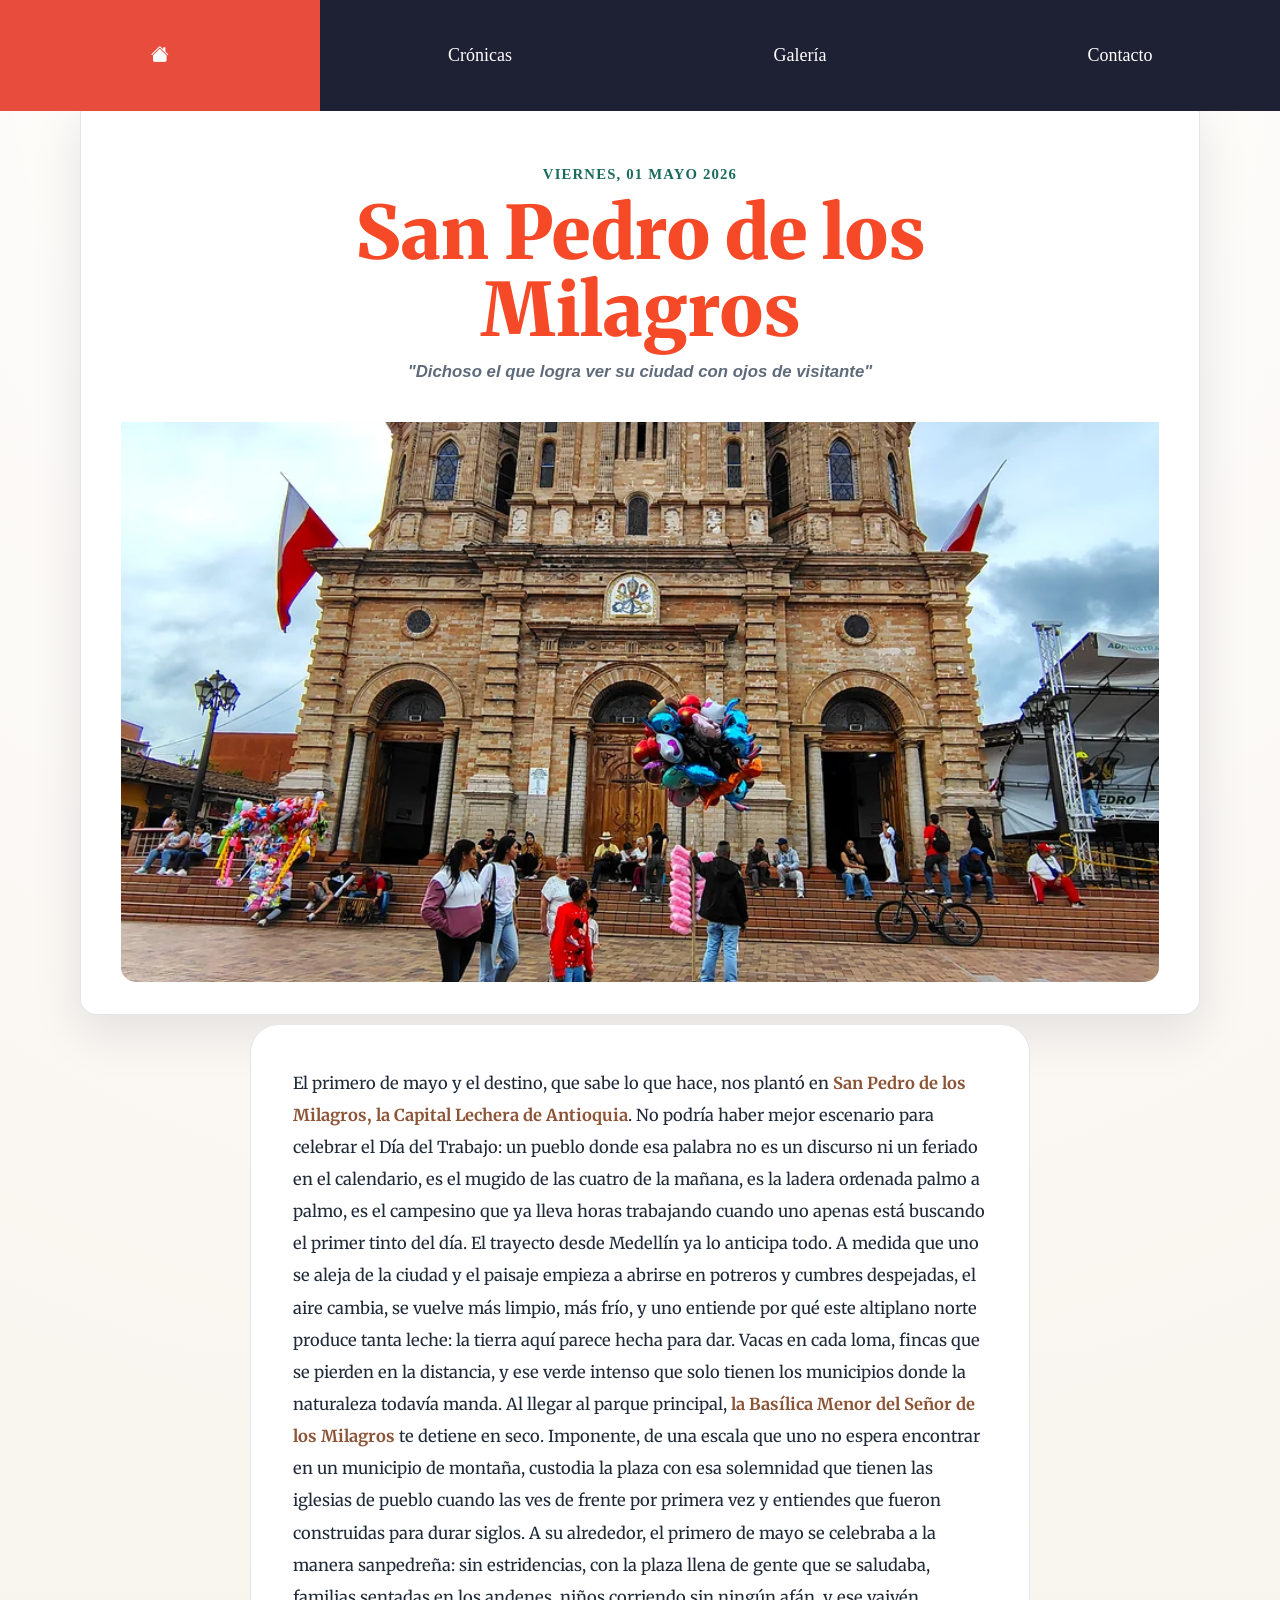
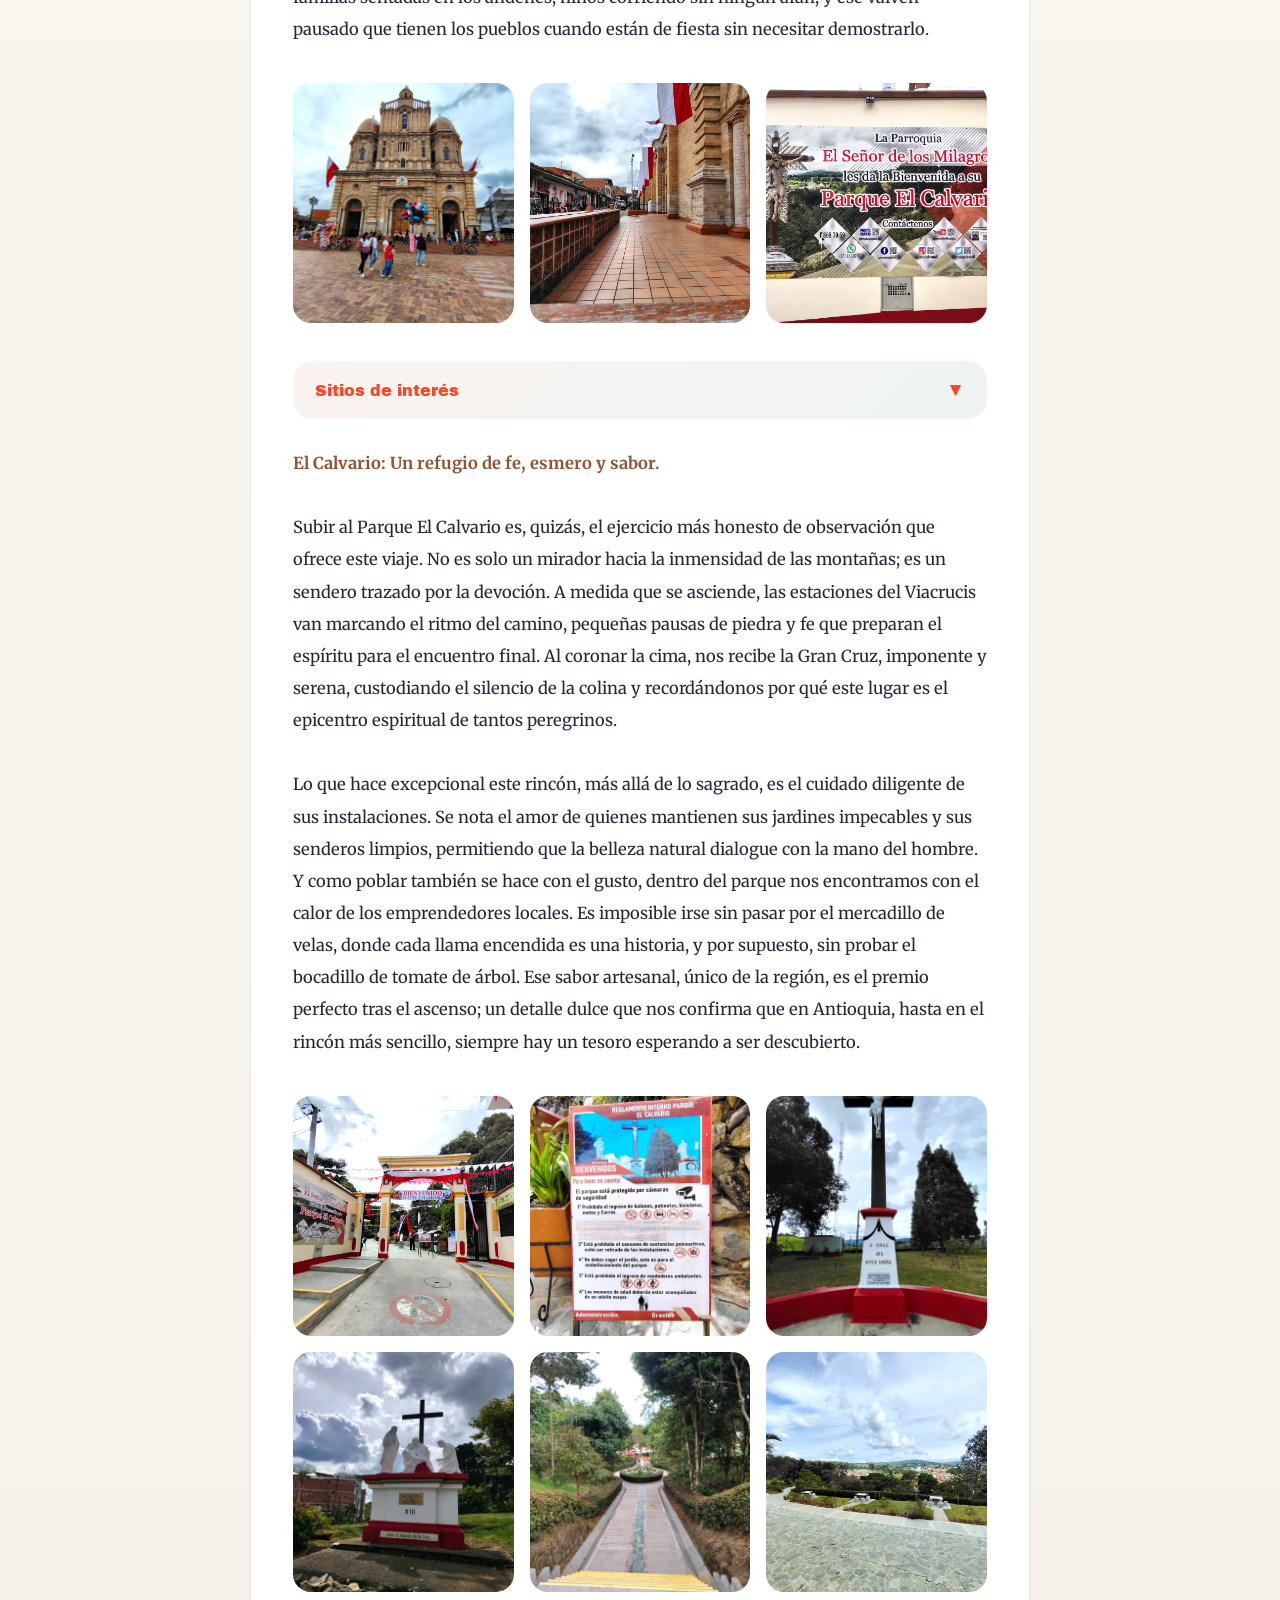
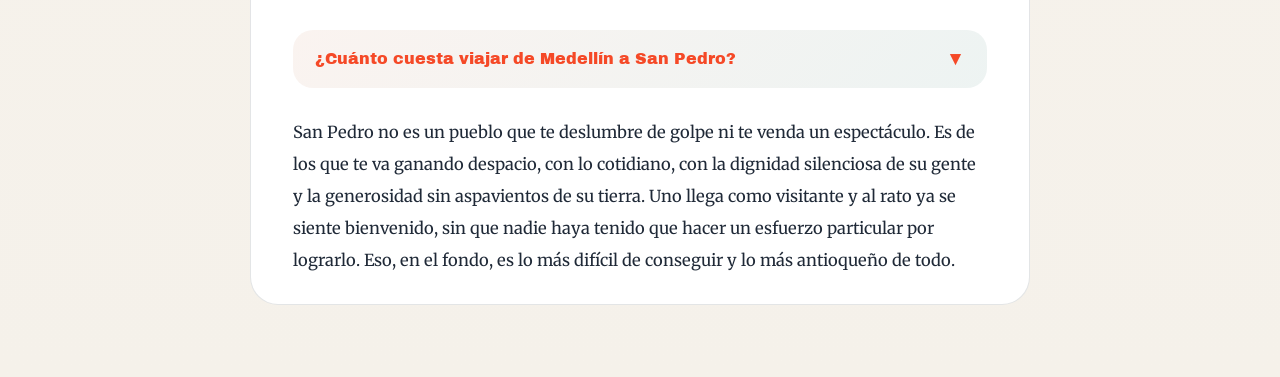
<file: san_pedro.html>
<!DOCTYPE html>
<html lang="es">

<head>
    <meta charset="UTF-8">
    <meta name="viewport" content="width=device-width, initial-scale=1.0">
    <title>San Pedro - Crónica de viaje | Viaje pal Pueblo</title>
    <meta name="description"
        content="Crónica de viaje a San Pedro, Antioquia: un municipio escondido en las montañas con historia, arquitectura colonial y paisajes únicos.">
    <meta name="keywords"
        content="San Pedro Antioquia, viaje Antioquia, municipios de Antioquia, cronicas de viaje, turismo rural">
    <meta name="author" content="Viaje pal Pueblo">
    <meta name="robots" content="index, follow">
    <link rel="canonical" href="https://viajepalpueblo.netlify.app/san_pedro.html">

    <!-- Open Graph -->
    <meta property="og:type" content="article">
    <meta property="og:title" content="San Pedro - Crónica de viaje | Viaje pal Pueblo">
    <meta property="og:description"
        content="San Pedro, Antioquia: un municipio escondido en las montañas con historia y paisajes únicos.">
    <meta property="og:image" content="https://viajepalpueblo.netlify.app/img/sanpedro01.webp">
    <meta property="og:url" content="https://viajepalpueblo.netlify.app/san_pedro.html">
    <meta property="og:site_name" content="Viaje pal Pueblo">

    <!-- Twitter Card -->
    <meta name="twitter:card" content="summary_large_image">
    <meta name="twitter:title" content="San Pedro - Crónica de viaje | Viaje pal Pueblo">
    <meta name="twitter:description"
        content="San Pedro, Antioquia: un municipio escondido en las montañas con historia y paisajes únicos.">
    <meta name="twitter:image" content="https://viajepalpueblo.netlify.app/img/sanpedro01.webp">

    <!-- Schema.org -->
    <script type="application/ld+json">
    {
      "@context": "https://schema.org",
      "@type": "Article",
      "headline": "San Pedro - Crónica de viaje",
      "description": "Crónica de viaje a San Pedro, Antioquia",
      "image": "https://viajepalpueblo.netlify.app/img/sanpedro01.webp",
      "author": {
        "@type": "Person",
        "name": "Viaje pal Pueblo"
      },
      "datePublished": "2026-05-01",
      "publisher": {
        "@type": "Organization",
        "name": "Viaje pal Pueblo"
      }
    }
    </script>
    <link rel="stylesheet" href="style.css">
    <link href="https://maxcdn.bootstrapcdn.com/font-awesome/4.7.0/css/font-awesome.min.css" rel="stylesheet"
        integrity="sha384-wvfXpqpZZVQGK6TAh5PVlGOfQNHSoD2xbE+QkPxCAFlNEevoEH3Sl0sibVcOQVnN" crossorigin="anonymous">
    <link rel="preconnect" href="https://fonts.googleapis.com">
    <link rel="preconnect" href="https://fonts.gstatic.com" crossorigin>
    <link
        href="https://fonts.googleapis.com/css2?family=Alfa+Slab+One&family=Archivo+Black&family=Passion+One:wght@400;700;900&family=Russo+One&family=Staatliches&display=swap"
        rel="stylesheet">
    <link rel="stylesheet" href="https://cdn.jsdelivr.net/npm/bootstrap-icons@1.11.3/font/bootstrap-icons.min.css">
    <script defer src="script.js"></script>
</head>

<body class="pagina-cronica pagina-sanpedro">
    <header>
        <div id="container-navegacion" class="container_header">
            <nav class="menu">
                <ul>
                    <li><a href="index.html"><i class="bi bi-house-fill"></i></a></li>
                    <li><a href="cronicas.html">Crónicas</a></li>
                    <li><a href="galeria.html">Galería</a></li>
                    <li><a href="contacto.html">Contacto</a></li>
                    <li class="slider"></li>
                </ul>
            </nav>
        </div>
    </header>

    <div class="cronica-hero">
        <div class="cronica-encabezado">
            <time id="fecha" datetime="2026-05-01" pubdate><strong>Viernes, 01 Mayo 2026</strong></time>
            <h1 id="titulocronica">San Pedro de los Milagros</h1>
            <p id="frase1">"Dichoso el que logra ver su ciudad con ojos de visitante"</p>
        </div>

        <div class="photo-ppal">
            <img id="imagen-ppal" src="img/sanpedro18.webp" alt="Vista principal de San Pedro, Antioquia">
        </div>
    </div>

    <div class="container-estandar">
        <div class="cronica">
            <p class="p-cronica">
                El primero de mayo y el destino, que sabe lo que hace, nos plantó en <strong>San Pedro de los Milagros,
                    la
                    Capital Lechera de Antioquia</strong>. No podría haber mejor escenario para celebrar el Día del
                Trabajo: un
                pueblo donde esa palabra no es un discurso ni un feriado en el calendario, es el mugido de las cuatro de
                la mañana, es la ladera ordenada palmo a palmo, es el campesino que ya lleva horas trabajando cuando uno
                apenas está buscando el primer tinto del día.
                El trayecto desde Medellín ya lo anticipa todo. A medida que uno se aleja de la ciudad y el paisaje
                empieza a abrirse en potreros y cumbres despejadas, el aire cambia, se vuelve más limpio, más frío, y
                uno entiende por qué este altiplano norte produce tanta leche: la tierra aquí parece hecha para dar.
                Vacas en cada loma, fincas que se pierden en la distancia, y ese verde intenso que solo tienen los
                municipios donde la naturaleza todavía manda.
                Al llegar al parque principal, <strong>la Basílica Menor del Señor de los Milagros</strong> te detiene
                en seco.
                Imponente, de una escala que uno no
                espera encontrar en un municipio de montaña, custodia la plaza con esa solemnidad que tienen las
                iglesias de pueblo cuando las ves de frente por primera vez y entiendes que fueron construidas para
                durar siglos. A su alrededor, el primero de mayo se celebraba a la manera sanpedreña: sin estridencias,
                con la plaza llena de gente que se saludaba, familias sentadas en los andenes, niños corriendo sin
                ningún afán, y ese vaivén pausado que tienen los pueblos cuando están de fiesta sin necesitar
                demostrarlo.
            </p>

            <section class="photos">
                <div class="grid-container">
                    <img class="grid-item" src="img/sanpedro18.webp" alt="Detalle arquitectónico">
                    <img class="grid-item" src="img/sanpedro16.webp" alt="Detalle arquitectónico">
                    <img class="grid-item" src="img/sanpedro15.webp" alt="Vista de la plaza principal">
                </div>
            </section>

            <!-- Sitios de interés -->
            <div class="container-information info">
                <div class="info-block">
                    <button class="info-toggle" onclick="toggleInfo('info-sanpedro-1')">
                        Sitios de interés
                        <span class="arrow">▼</span>
                    </button>
                    <div id="info-sanpedro-1" class="info-content">
                        <ul>
                            <li>Parque Principal</li>
                            <li>Iglesia de San Pedro</li>
                            <li>Parque el Calvario</li>
                        </ul>
                    </div>
                </div>
            </div>

            <p class="p-cronica">
                <strong>El Calvario: Un refugio de fe, esmero y sabor.</strong><br><br>
                Subir al Parque El Calvario es, quizás, el ejercicio más honesto de observación que ofrece este viaje.
                No es solo un mirador hacia la inmensidad de las montañas; es un sendero trazado por la devoción. A
                medida que se asciende, las estaciones del Viacrucis van marcando el ritmo del camino, pequeñas pausas
                de piedra y fe que preparan el espíritu para el encuentro final. Al coronar la cima, nos recibe la Gran
                Cruz, imponente y serena, custodiando el silencio de la colina y recordándonos por qué este lugar es el
                epicentro espiritual de tantos peregrinos.<br><br>
                Lo que hace excepcional este rincón, más allá de lo sagrado, es el cuidado diligente de sus
                instalaciones. Se nota el amor de quienes mantienen sus jardines impecables y sus senderos limpios,
                permitiendo que la belleza natural dialogue con la mano del hombre. Y como poblar también se hace con el
                gusto, dentro del parque nos encontramos con el calor de los emprendedores locales. Es imposible irse
                sin pasar por el mercadillo de velas, donde cada llama encendida es una historia, y por supuesto, sin
                probar el bocadillo de tomate de árbol. Ese sabor artesanal, único de la región, es el premio perfecto
                tras el ascenso; un detalle dulce que nos confirma que en Antioquia, hasta en el rincón más sencillo,
                siempre hay un tesoro esperando a ser descubierto.
            </p>

            <section class="photos">
                <div class="grid-container">
                    <img class="grid-item" src="img/sanpedro13.webp" alt="Entrada parque el Calvario">
                    <img class="grid-item" src="img/sanpedro11.webp" alt="Cartel usos del parque">
                    <img class="grid-item" src="img/sanpedro02.webp" alt="La Gran Cruz del Calvario">
                    <img class="grid-item" src="img/sanpedro04.webp" alt="Una de las paradas del Calvario">
                    <img class="grid-item" src="img/sanpedro05.webp" alt="Paisaje natural">
                    <img class="grid-item" src="img/sanpedro03.webp" alt="Vista desde la cima del Calvario">
                </div>
            </section>

            <!-- ¿Cuánto cuesta viajar? -->
            <div class="container-information info">
                <div class="info-block">
                    <button class="info-toggle" onclick="toggleInfo('info-sanpedro-2')">
                        ¿Cuánto cuesta viajar de Medellín a San Pedro?
                        <span class="arrow">▼</span>
                    </button>
                    <div id="info-sanpedro-2" class="info-content">
                        <ul>
                            <li>Pasaje: $13.000 ida y regreso (taquilla 11 , Terminal norte)</li>
                            <li>Almuerzo: $20.000</li>
                            <li>Gastos varios: presupuesto flexible</li>
                        </ul>
                    </div>
                </div>
            </div>

            <p class="p-cronica">
                San Pedro no es un pueblo que te deslumbre de golpe ni te venda un espectáculo. Es de los que te va
                ganando despacio, con lo cotidiano, con la dignidad silenciosa de su gente y la generosidad sin
                aspavientos de su tierra. Uno llega como visitante y al rato ya se siente bienvenido, sin que nadie haya
                tenido que hacer un esfuerzo particular por lograrlo. Eso, en el fondo, es lo más difícil de conseguir y
                lo más antioqueño de todo.
            </p>

        </div>
    </div>

    <script>
        function toggleInfo(id) {
            var content = document.getElementById(id);
            var arrow = content.previousElementSibling.querySelector('.arrow');
            if (content.style.display === "block") {
                content.style.display = "none";
                arrow.style.transform = "rotate(0deg)";
            } else {
                content.style.display = "block";
                arrow.style.transform = "rotate(180deg)";
            }
        }
    </script>

</body>

</html>
</file>
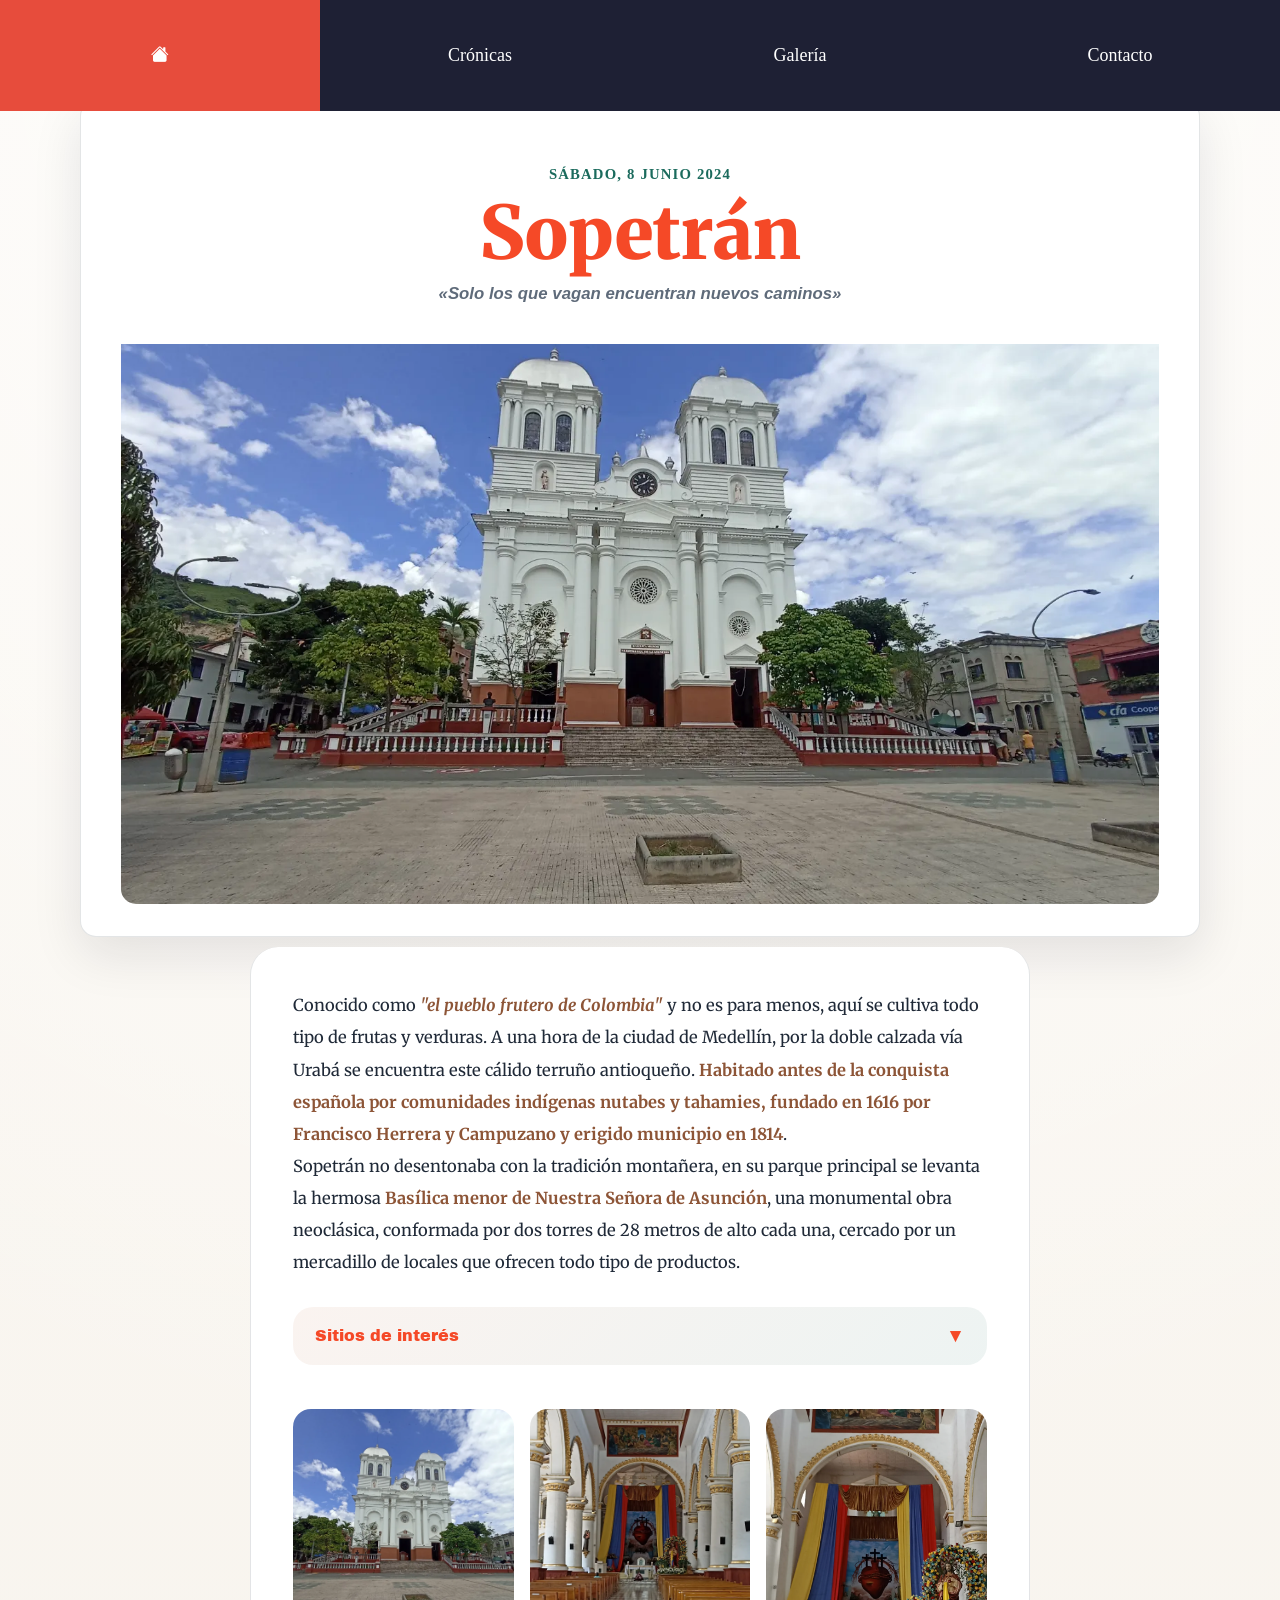
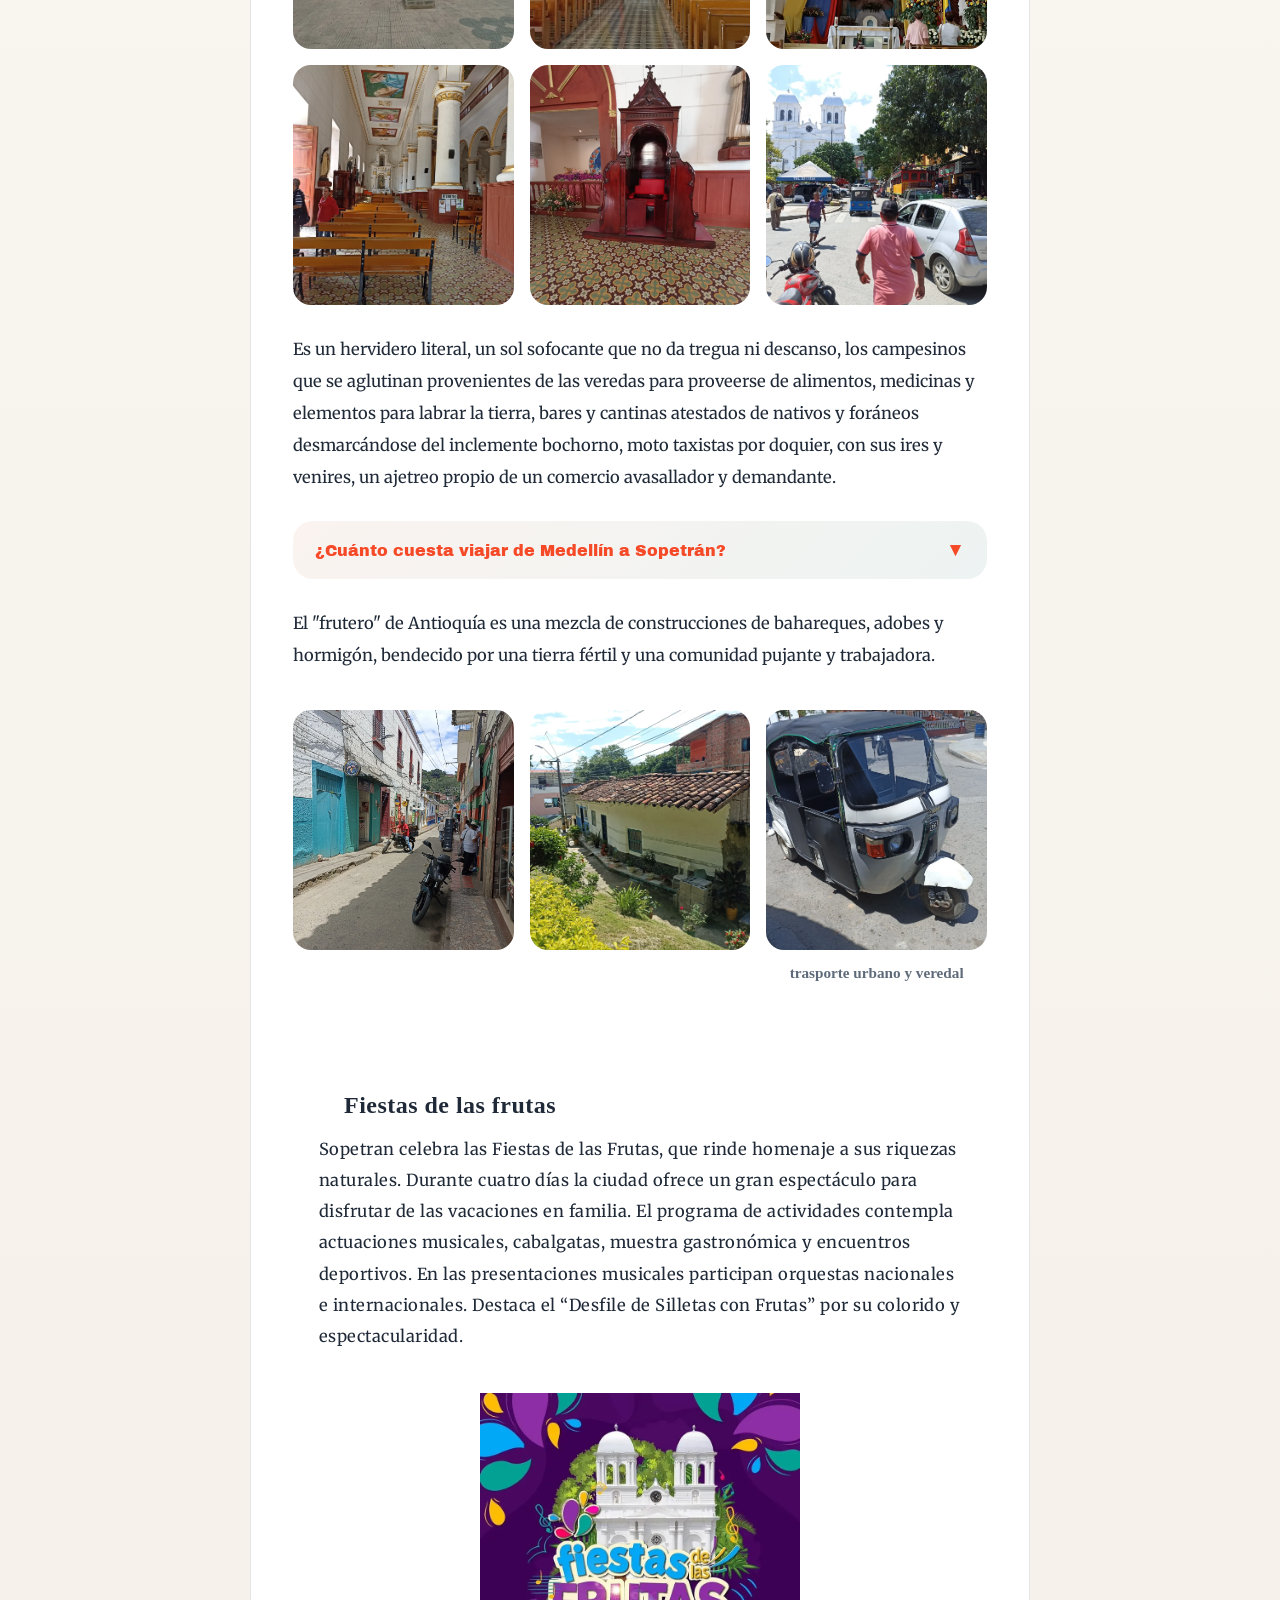
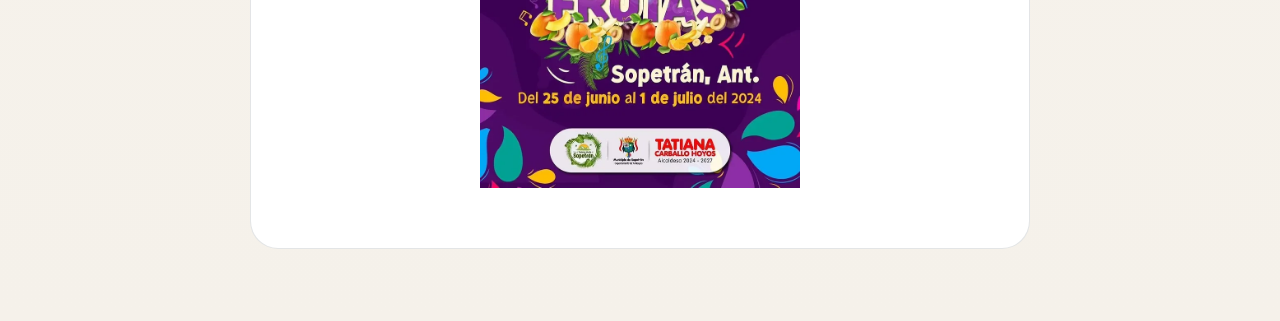
<file: sopretran.html>
<!DOCTYPE html>
<html lang="es">

<head>
    <meta charset="UTF-8">
    <meta name="viewport" content="width=device-width, initial-scale=1.0">
    <title>Sopetrán - Crónica de viaje | Viaje pal Pueblo</title>
    <meta name="description" content="Crónica de viaje a Sopetrán, Antioquia: historia, arquitectura colonial y la tradición del Santo Ekeko en este pueblo.">
    <meta name="keywords" content="Sopetrán Antioquia, viaje Antioquia, arquitectura colonial, cronicas de viaje, Santo Ekeko">
    <meta name="author" content="Viaje pal Pueblo">
    <meta name="robots" content="index, follow">
    <link rel="canonical" href="https://viajepalpueblo.netlify.app/sopretran.html">

    <!-- Open Graph -->
    <meta property="og:type" content="article">
    <meta property="og:title" content="Sopetrán - Crónica de viaje | Viaje pal Pueblo">
    <meta property="og:description" content="Crónica de viaje a Sopetrán, Antioquia: historia, arquitectura colonial y la tradición del Santo Ekeko en este pueblo.">
    <meta property="og:image" content="https://viajepalpueblo.netlify.app/img/sopetran1.webp">
    <meta property="og:url" content="https://viajepalpueblo.netlify.app/sopretran.html">
    <meta property="og:site_name" content="Viaje pal Pueblo">

    <!-- Twitter Card -->
    <meta name="twitter:card" content="summary_large_image">
    <meta name="twitter:title" content="Sopetrán - Crónica de viaje | Viaje pal Pueblo">
    <meta name="twitter:description" content="Crónica de viaje a Sopetrán, Antioquia: historia, arquitectura colonial y la tradición del Santo Ekeko en este pueblo.">
    <meta name="twitter:image" content="https://viajepalpueblo.netlify.app/img/sopetran1.webp">

    <!-- Schema.org -->
    <script type="application/ld+json">
    {
      "@context": "https://schema.org",
      "@type": "Article",
      "headline": "Sopetrán - Crónica de viaje",
      "description": "Crónica de viaje a Sopetrán, Antioquia",
      "image": "https://viajepalpueblo.netlify.app/img/sopetran1.webp",
      "author": {
        "@type": "Person",
        "name": "Viaje pal Pueblo"
      },
      "datePublished": "2024-02-10",
      "publisher": {
        "@type": "Organization",
        "name": "Viaje pal Pueblo"
      }
    }
    </script>
    <link rel="stylesheet" href="style.css">
    <link href="https://maxcdn.bootstrapcdn.com/font-awesome/4.7.0/css/font-awesome.min.css" rel="stylesheet"
        integrity="sha384-wvfXpqpZZVQGK6TAh5PVlGOfQNHSoD2xbE+QkPxCAFlNEevoEH3Sl0sibVcOQVnN" crossorigin="anonymous">
    <link rel="preconnect" href="https://fonts.googleapis.com">
    <link rel="preconnect" href="https://fonts.gstatic.com" crossorigin>
    <link
        href="https://fonts.googleapis.com/css2?family=Alfa+Slab+One&family=Archivo+Black&family=Passion+One:wght@400;700;900&family=Russo+One&family=Staatliches&display=swap"
        rel="stylesheet">
<link rel="stylesheet" href="https://cdn.jsdelivr.net/npm/bootstrap-icons@1.11.3/font/bootstrap-icons.min.css">
    <script defer src="script.js"></script>
</head>


<body class="pagina-cronica pagina-sopetran">

    <header>
        <div id="container-navegacion" class="container_header">
            <nav class="menu">
                <ul>
                <li><a href="index.html"><i class="bi bi-house-fill"></i></a></li>
                <li><a href="cronicas.html">Crónicas</a></li>
                <li><a href="galeria.html">Galería</a></li>
                <li><a href="contacto.html">Contacto</a></li>
                <li class="slider"></li>
                </ul>
            </nav>
        </div>
    </header>



<div class="cronica-hero">
        <div class="cronica-encabezado">
            <time id="fecha" datetime="2024-06-08" pubdate><strong>Sábado, 8 Junio 2024</strong></time>
            <h1 id="titulocronica">Sopetrán</h1>
            <p id="frase1">«Solo los que vagan encuentran nuevos caminos»</p>
        </div>

        <div class="photo-ppal">
            <img id="imagen-ppal" src="img/sopetran1.webp" alt="">
        </div>
</div>

    <div class="container-estandar">
        <div class="cronica">

            <p class="p-cronica">
                Conocido como <strong><em>"el pueblo frutero de Colombia"</em></strong> y no es para menos, aquí se
                cultiva todo tipo
                de frutas y verduras. A una hora de la ciudad de Medellín, por la doble calzada vía Urabá se encuentra
                este cálido
                terruño antioqueño. <strong>Habitado antes de la conquista española por comunidades indígenas nutabes y
                    tahamies, fundado
                    en 1616 por Francisco Herrera y Campuzano y erigido municipio en 1814</strong>. <br>
                Sopetrán no desentonaba con la tradición montañera, en su parque principal se levanta la hermosa <strong>
                    Basílica menor de Nuestra Señora de
                    Asunción</strong>, una monumental obra neoclásica, conformada por dos torres de 28 metros de alto
                cada una, cercado por un mercadillo de
                locales que ofrecen todo tipo de productos.

                <br>
            </p>

            <!-- Sitios de interés -->
            <div class="container-information info">
                <div class="info-block">
                    <button class="info-toggle" onclick="toggleInfo('info-melcocho-1')">
                        Sitios de interés
                        <span class="arrow">&#9660;</span>
                    </button>
                    <div id="info-melcocho-1" class="info-content">
                        <ul>
                            <li>Basílica menor de Nuestra Señora de Asunción</li>
                            <li>Salto del Gallinazo</li>
                            <li>Chorros de la Peña [Estadero]</li>
                        </ul>
                    </div>
                </div>
            </div>





            <section class="photos">
                <div class="grid-container">
                    <img class="grid-item" src="img/sopetran1.webp" alt="">
                    <img class="grid-item" src="img/sopetran3.webp" alt="">
                    <img class="grid-item" src="img/sopetran4.webp" alt="">
                    <img class="grid-item" src="img/sopetran2.webp" alt="">
                    <img class="grid-item" src="img/sopetran5.webp" alt="">
                    <img class="grid-item" src="img/sopetran.webp" alt="">

                </div>
            </section>
            <br>

            <p class="p-cronica">
                Es un hervidero literal, un sol sofocante que no da tregua ni descanso, los campesinos que se aglutinan
                provenientes de las veredas para proveerse de alimentos, medicinas y elementos para labrar la tierra,
                bares y cantinas atestados de nativos y foráneos desmarcándose del inclemente bochorno, moto taxistas
                por
                doquier,
                con sus ires y venires, un ajetreo propio de un comercio avasallador y demandante.
            </p>



                  <!-- cuanto cuesta viajar -->
            <div class="container-information info">
                <div class="info-block">
                    <button class="info-toggle" onclick="toggleInfo('info-melcocho-2')">
                        ¿Cuánto cuesta viajar de Medellín a Sopetrán?
                        <span class="arrow">&#9660;</span>
                    </button>
                    <div id="info-melcocho-2" class="info-content">
                        <ul>
                            <li>Pasaje: $20.000 ida y regreso(Terminal Norte, taquilla 19 Sotraurabá, minivan)</li>
                            <li>Almuerzo: 15.000</li>
                            </li>
                        </ul>
                    </div>
                </div>
            </div>






            <p class="p-cronica">
                El "frutero" de Antioquía es una mezcla de construcciones de bahareques, adobes y hormigón, bendecido
                por una tierra fértil y una comunidad pujante y trabajadora.
            </p>



            <section class="photos">
                <div class="grid-container">
                    <img class="grid-item" src="img/sopetran7.webp" alt="">
                    <img class="grid-item" src="img/sopetran8.webp" alt="">
                    <figure>
                        <img class="grid-item" src="img/sopetran6.webp" alt="">
                        <strong>
                            <figcaption>trasporte urbano y veredal</figcaption>
                        </strong>
                    </figure>
                </div>
                <br><br>
            </section>

            <section>
                <div class="seccion_relacionado">
                    <div class="articulo_relacionado">
                        <h4 id="fiestas">Fiestas de las frutas</h4>
                        <p>Sopetran celebra las Fiestas de las Frutas, que rinde homenaje a sus riquezas naturales.
                            Durante
                            cuatro
                            días la ciudad ofrece un gran espectáculo para disfrutar de las vacaciones en familia. El
                            programa de
                            actividades contempla actuaciones musicales, cabalgatas, muestra gastronómica y encuentros
                            deportivos.
                            En las presentaciones musicales participan orquestas nacionales e internacionales. Destaca
                            el
                            “Desfile
                            de Silletas con Frutas” por su colorido y espectacularidad.
                        </p>
                        <br>
                    </div>

                    <div class="imagen_relacionado">
                        <img id="imagen_relacionado" src="img/fiestas_sopetran.webp" alt="">

                    </div>
                </div>

            </section>

        </div>

    </div>

    <script>
        function toggleInfo(id) {
            var content = document.getElementById(id);
            var arrow = content.previousElementSibling.querySelector('.arrow');
            if (content.style.display === "block") {
                content.style.display = "none";
                arrow.style.transform = "rotate(0deg)";
            } else {
                content.style.display = "block";
                arrow.style.transform = "rotate(180deg)";
            }
        }
    </script>

</body>

</html>
</file>
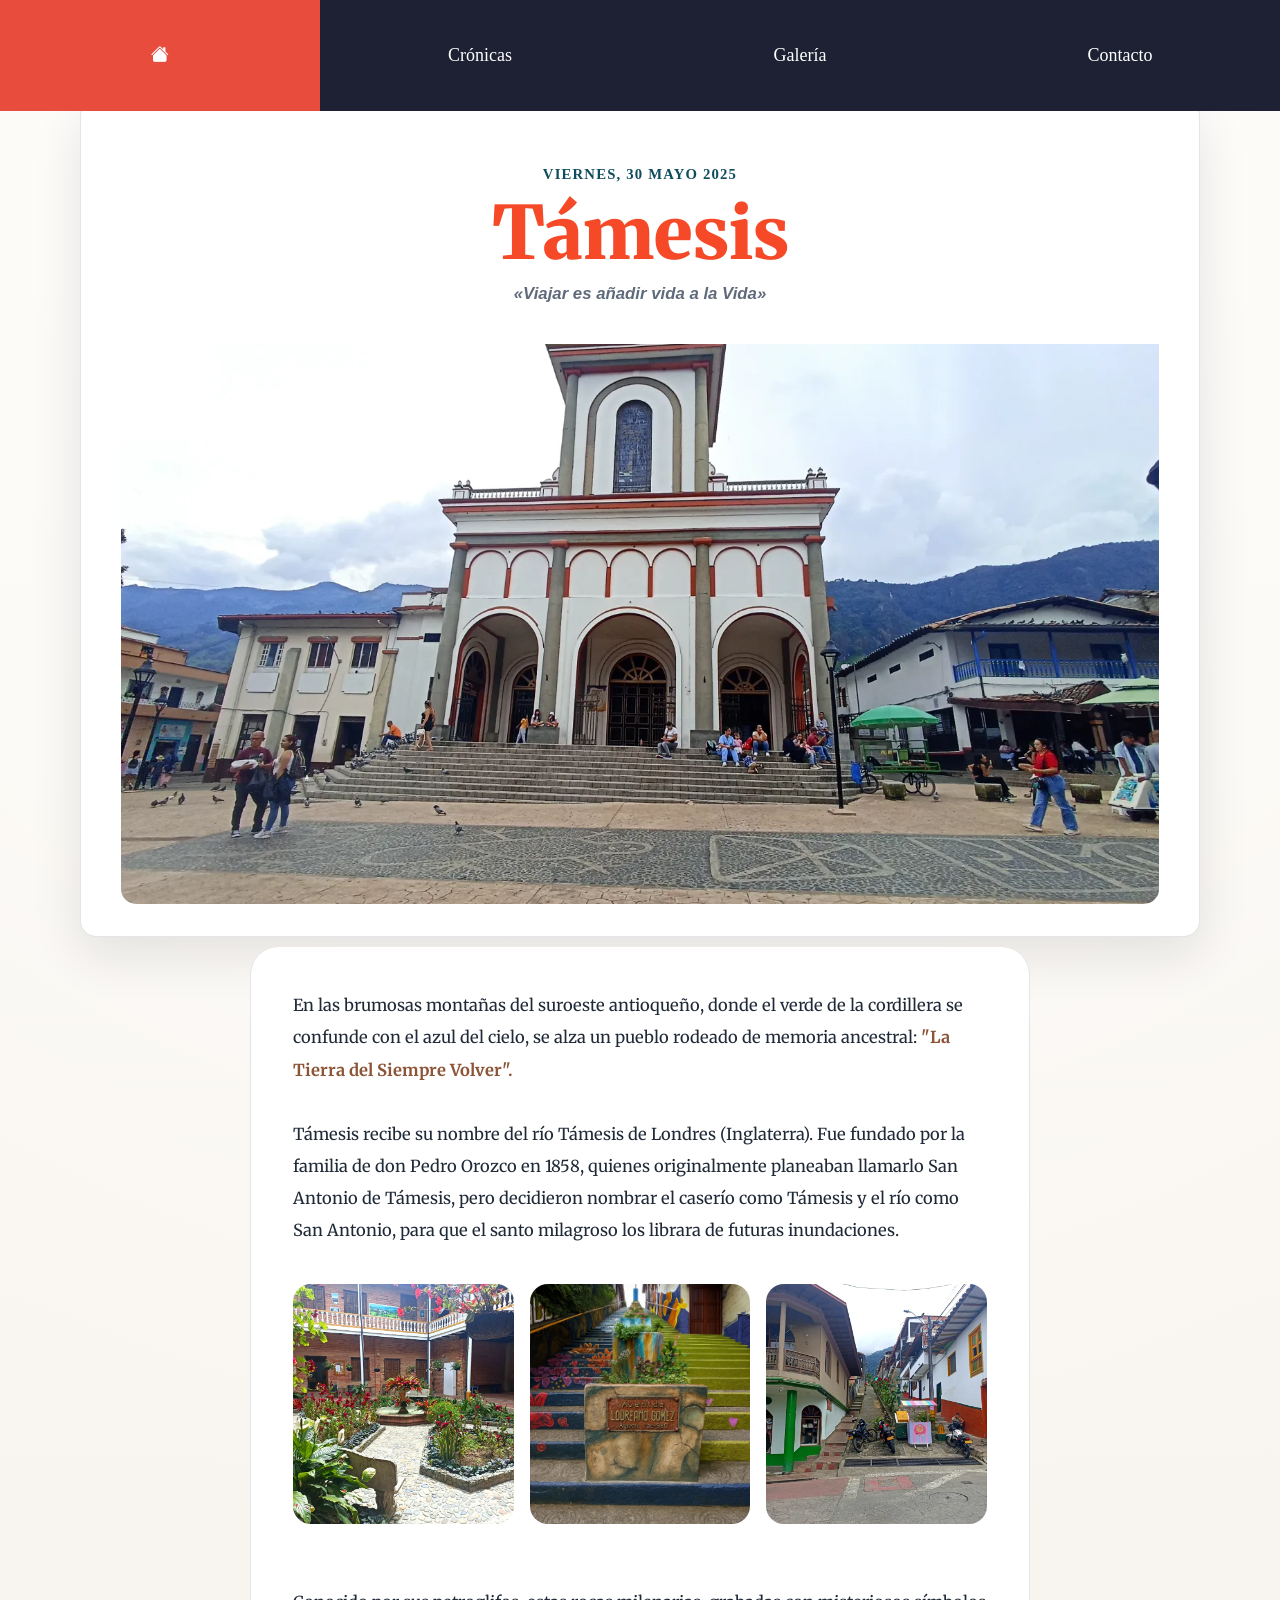
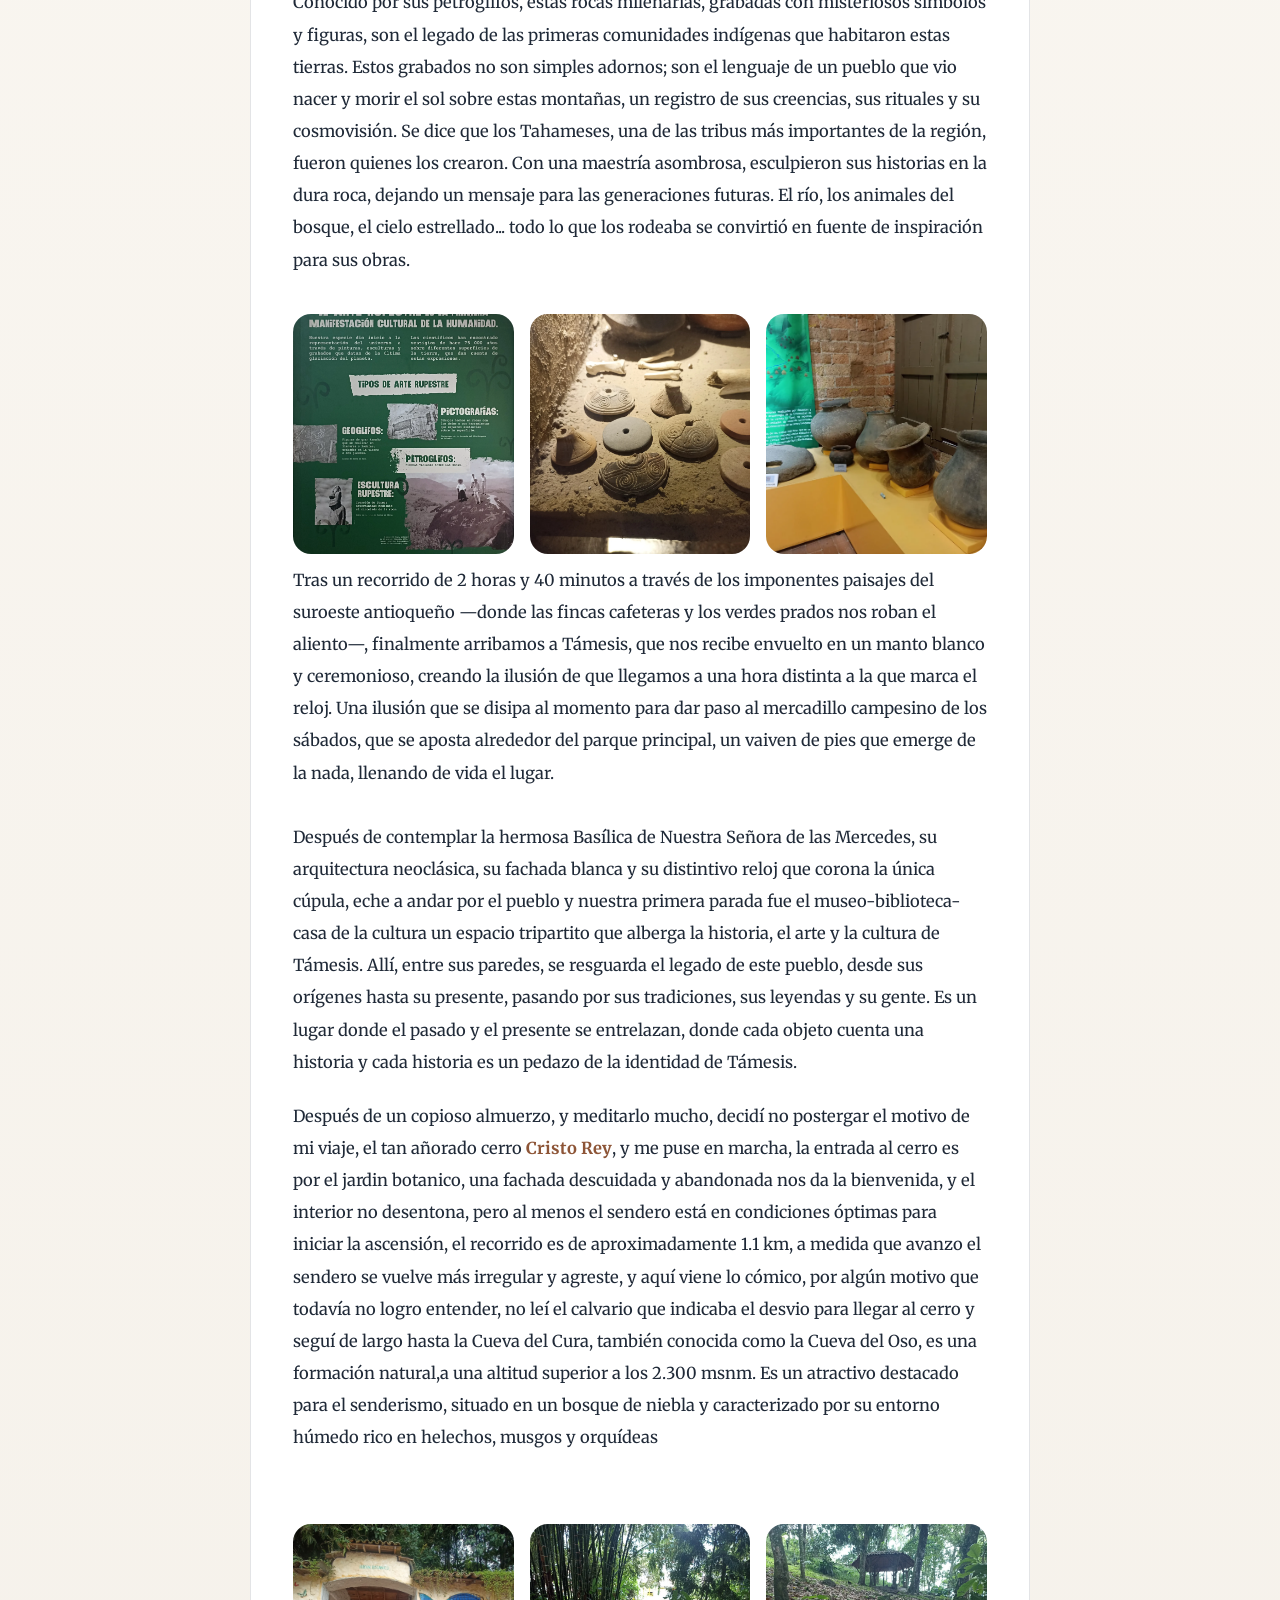
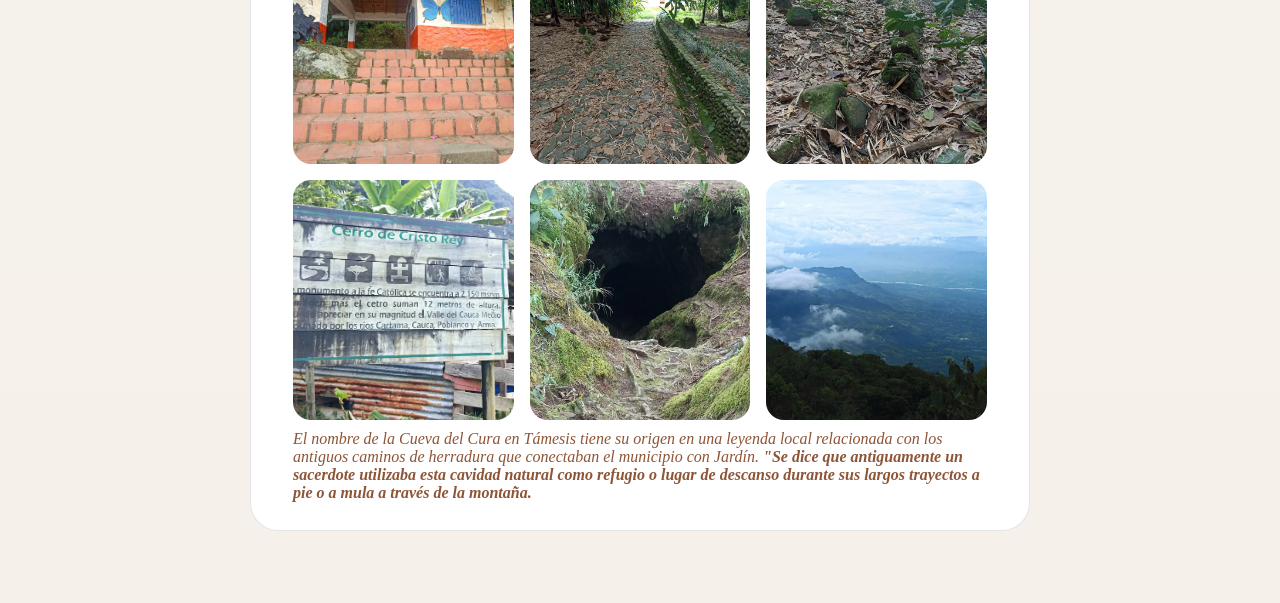
<file: tamesis.html>
<!DOCTYPE html>
<html lang="es">

<head>
    <meta charset="UTF-8">
    <meta name="viewport" content="width=device-width, initial-scale=1.0">
    <title>Támesis - Crónica de viaje | Viaje pal Pueblo</title>
    <meta name="description" content="Crónica de viaje a Támesis, Antioquia: petroglifos, niebla, montañas y la historia de este pueblo en el mundo.">
    <meta name="keywords" content="Támesis Antioquia, viaje Antioquia, petroglifos, cronicas de viaje, niebla">
    <meta name="author" content="Viaje pal Pueblo">
    <meta name="robots" content="index, follow">
    <link rel="canonical" href="https://viajepalpueblo.netlify.app/tamesis.html">

    <!-- Open Graph -->
    <meta property="og:type" content="article">
    <meta property="og:title" content="Támesis - Crónica de viaje | Viaje pal Pueblo">
    <meta property="og:description" content="Crónica de viaje a Támesis, Antioquia: petroglifos, niebla, montañas y la historia de este pueblo en el mundo.">
    <meta property="og:image" content="https://viajepalpueblo.netlify.app/img/tamesis1.webp">
    <meta property="og:url" content="https://viajepalpueblo.netlify.app/tamesis.html">
    <meta property="og:site_name" content="Viaje pal Pueblo">

    <!-- Twitter Card -->
    <meta name="twitter:card" content="summary_large_image">
    <meta name="twitter:title" content="Támesis - Crónica de viaje | Viaje pal Pueblo">
    <meta name="twitter:description" content="Crónica de viaje a Támesis, Antioquia: petroglifos, niebla, montañas y la historia de este pueblo en el mundo.">
    <meta name="twitter:image" content="https://viajepalpueblo.netlify.app/img/tamesis1.webp">

    <!-- Schema.org -->
    <script type="application/ld+json">
    {
      "@context": "https://schema.org",
      "@type": "Article",
      "headline": "Támesis - Crónica de viaje",
      "description": "Crónica de viaje a Támesis, Antioquia",
      "image": "https://viajepalpueblo.netlify.app/img/tamesis1.webp",
      "author": {
        "@type": "Person",
        "name": "Viaje pal Pueblo"
      },
      "datePublished": "2024-03-15",
      "publisher": {
        "@type": "Organization",
        "name": "Viaje pal Pueblo"
      }
    }
    </script>
    <link rel="stylesheet" href="style.css">   
    <link href="https://maxcdn.bootstrapcdn.com/font-awesome/4.7.0/css/font-awesome.min.css" rel="stylesheet"
        integrity="sha384-wvfXpqpZZVQGK6TAh5PVlGOfQNHSoD2xbE+QkPxCAFlNEevoEH3Sl0sibVcOQVnN" crossorigin="anonymous">
    <link rel="preconnect" href="https://fonts.googleapis.com">
    <link rel="preconnect" href="https://fonts.gstatic.com" crossorigin>
    <link
        href="https://fonts.googleapis.com/css2?family=Alfa+Slab+One&family=Archivo+Black&family=Passion+One:wght@400;700;900&family=Russo+One&family=Staatliches&display=swap"
        rel="stylesheet">
    <link rel="stylesheet" href="https://cdn.jsdelivr.net/npm/bootstrap-icons@1.11.3/font/bootstrap-icons.min.css">
    <script defer src="script.js"></script>
</head>



<body class="pagina-cronica pagina-tamesis">

    <header>
        <div id="container-navegacion" class="container_header">
            <nav class="menu">
                <ul>
                    <li><a href="index.html"><i class="bi bi-house-fill"></i></a></li>
                    <li><a href="cronicas.html">Crónicas</a></li>
                    <li><a href="galeria.html">Galería</a></li>
                    <li><a href="contacto.html">Contacto</a></li>
                    <li class="slider"></li>
                </ul>
            </nav>
        </div>
    </header>

<div class="cronica-hero">
        <div class="cronica-encabezado">
            <time id="fecha" datetime="2025-05-30" pubdate><strong>Viernes, 30 Mayo 2025</strong></time>
            <h1 id="titulocronica">Támesis</h1>
            <p id="frase1">«Viajar es añadir vida a la Vida»</p>
        </div>

        <div class="photo-ppal">
            <img id="imagen-ppal" src="img/tamesis1.webp" alt="">
        </div>
    </div>


    <div class="container-estandar">
        <div class="cronica">
            <p class="p-cronica">
                En las brumosas montañas del suroeste antioqueño, donde el verde de la cordillera se confunde con el
                azul del cielo, se alza un pueblo rodeado de memoria ancestral:
                <strong>"La Tierra del Siempre Volver".</strong>
                <br> <br>

                Támesis recibe su nombre del río Támesis de Londres (Inglaterra). Fue fundado por la familia de don
                Pedro
                Orozco en 1858, quienes originalmente planeaban llamarlo San Antonio de Támesis, pero decidieron nombrar
                el
                caserío como Támesis y el río como San Antonio, para que el santo milagroso los librara de futuras
                inundaciones.
            </p>

            <section class="photos">
                <div class="grid-container">
                    <img class="grid-item" src="img/tamesis3.webp" alt="">
                    <img class="grid-item" src="img/tamesis2.webp" alt="">
                    <img class="grid-item" src="img/tamesis4.webp" alt=""><br><br>
                </div>
            </section>



            <p class="p-cronica">
                Conocido por sus petroglifos, estas rocas milenarias, grabadas con misteriosos símbolos y figuras, son
                el legado de las primeras comunidades indígenas que habitaron estas tierras.

                Estos grabados no son simples adornos; son el lenguaje de un pueblo que vio nacer y morir el sol sobre
                estas montañas, un registro de sus creencias, sus rituales y su cosmovisión. Se dice que los Tahameses,
                una de las tribus más importantes de la región, fueron quienes los crearon. Con una maestría asombrosa,
                esculpieron sus historias en la dura roca, dejando un mensaje para las generaciones futuras. El río, los
                animales del bosque, el cielo estrellado... todo lo que los rodeaba se convirtió en fuente de
                inspiración para sus obras.
            </p>


            <section class="photos">
                <div class="grid-container">
                    <img class="grid-item" src="img/tamesis6.webp" alt="">
                    <img class="grid-item" src="img/tamesis7.webp" alt="">
                    <img class="grid-item" src="img/tamesis11.webp" alt="">
                </div>
            </section>



            <p class="p-cronica">
                Tras un recorrido de 2 horas y 40 minutos a través de los imponentes paisajes del suroeste antioqueño
                —donde las fincas cafeteras y los verdes prados nos roban el aliento—, finalmente arribamos a Támesis,
                que nos
                recibe envuelto en un manto blanco y ceremonioso, creando la ilusión de que llegamos a una hora distinta
                a la que marca el reloj. Una ilusión que se disipa al momento para dar paso al mercadillo campesino de
                los sábados, que se
                aposta alrededor del parque principal, un vaiven de pies que emerge de la nada, llenando de vida el
                lugar. <br><br>

                Después de contemplar la hermosa Basílica de Nuestra Señora de las Mercedes, su arquitectura neoclásica,
                su fachada blanca y su distintivo reloj que corona la única cúpula, eche a andar por el pueblo y nuestra
                primera parada fue el museo-biblioteca-casa de la cultura un espacio tripartito que alberga la historia,
                el arte y la cultura de Támesis.
                Allí, entre sus paredes, se resguarda el legado de este pueblo, desde sus orígenes hasta su presente,
                pasando por sus tradiciones,
                sus leyendas y su gente. Es un lugar donde el pasado y el presente se entrelazan, donde cada objeto
                cuenta una historia y cada
                historia es un pedazo de la identidad de Támesis.
            </p>


            <p class="p-cronica">
                Después de un copioso almuerzo, y meditarlo mucho, decidí no postergar el motivo de mi viaje, el tan
                añorado cerro
                <strong>Cristo Rey</strong>, y me puse en marcha, la entrada al cerro es por el jardin botanico, una
                fachada descuidada
                y abandonada nos da la bienvenida, y el interior no desentona, pero al menos el sendero está en
                condiciones óptimas
                para iniciar la ascensión, el recorrido es de aproximadamente 1.1 km, a medida que avanzo el sendero se
                vuelve más irregular y agreste,
                y aquí viene lo cómico, por algún motivo que todavía no logro entender, no leí el calvario que
                indicaba el desvio para llegar al cerro
                y seguí de largo hasta la Cueva del Cura, también conocida como la Cueva del Oso, es una formación
                natural,a una altitud superior a los 2.300
                msnm. Es un atractivo destacado para el senderismo, situado en un bosque de niebla y caracterizado por
                su entorno húmedo rico en helechos, musgos y orquídeas <br><br>





            <section class="photos">
                <div class="grid-container">
                    <img class="grid-item" src="img/tamesis8.webp" alt="">
                    <img class="grid-item" src="img/tamesis12.webp" alt="">
                    <img class="grid-item" src="img/tamesis13.webp" alt="">
                    <img class="grid-item" src="img/tamesis15.webp" alt="">
                    <img class="grid-item" src="img/tamesis16.webp" alt="">
                    <img class="grid-item" src="img/tamesis17.webp" alt="">



                </div>
            </section>

            <em>El nombre de la Cueva del Cura en Támesis tiene su origen en una leyenda local relacionada con
                los
                antiguos caminos de herradura que conectaban el municipio con Jardín. <strong>"Se dice que antiguamente
                    un
                    sacerdote utilizaba esta cavidad natural como refugio o lugar de descanso durante sus largos
                    trayectos a pie o a mula a través de la montaña.</em>
            </strong>
            </p>


        </div>




    </div>







</body>

</html>
</file>
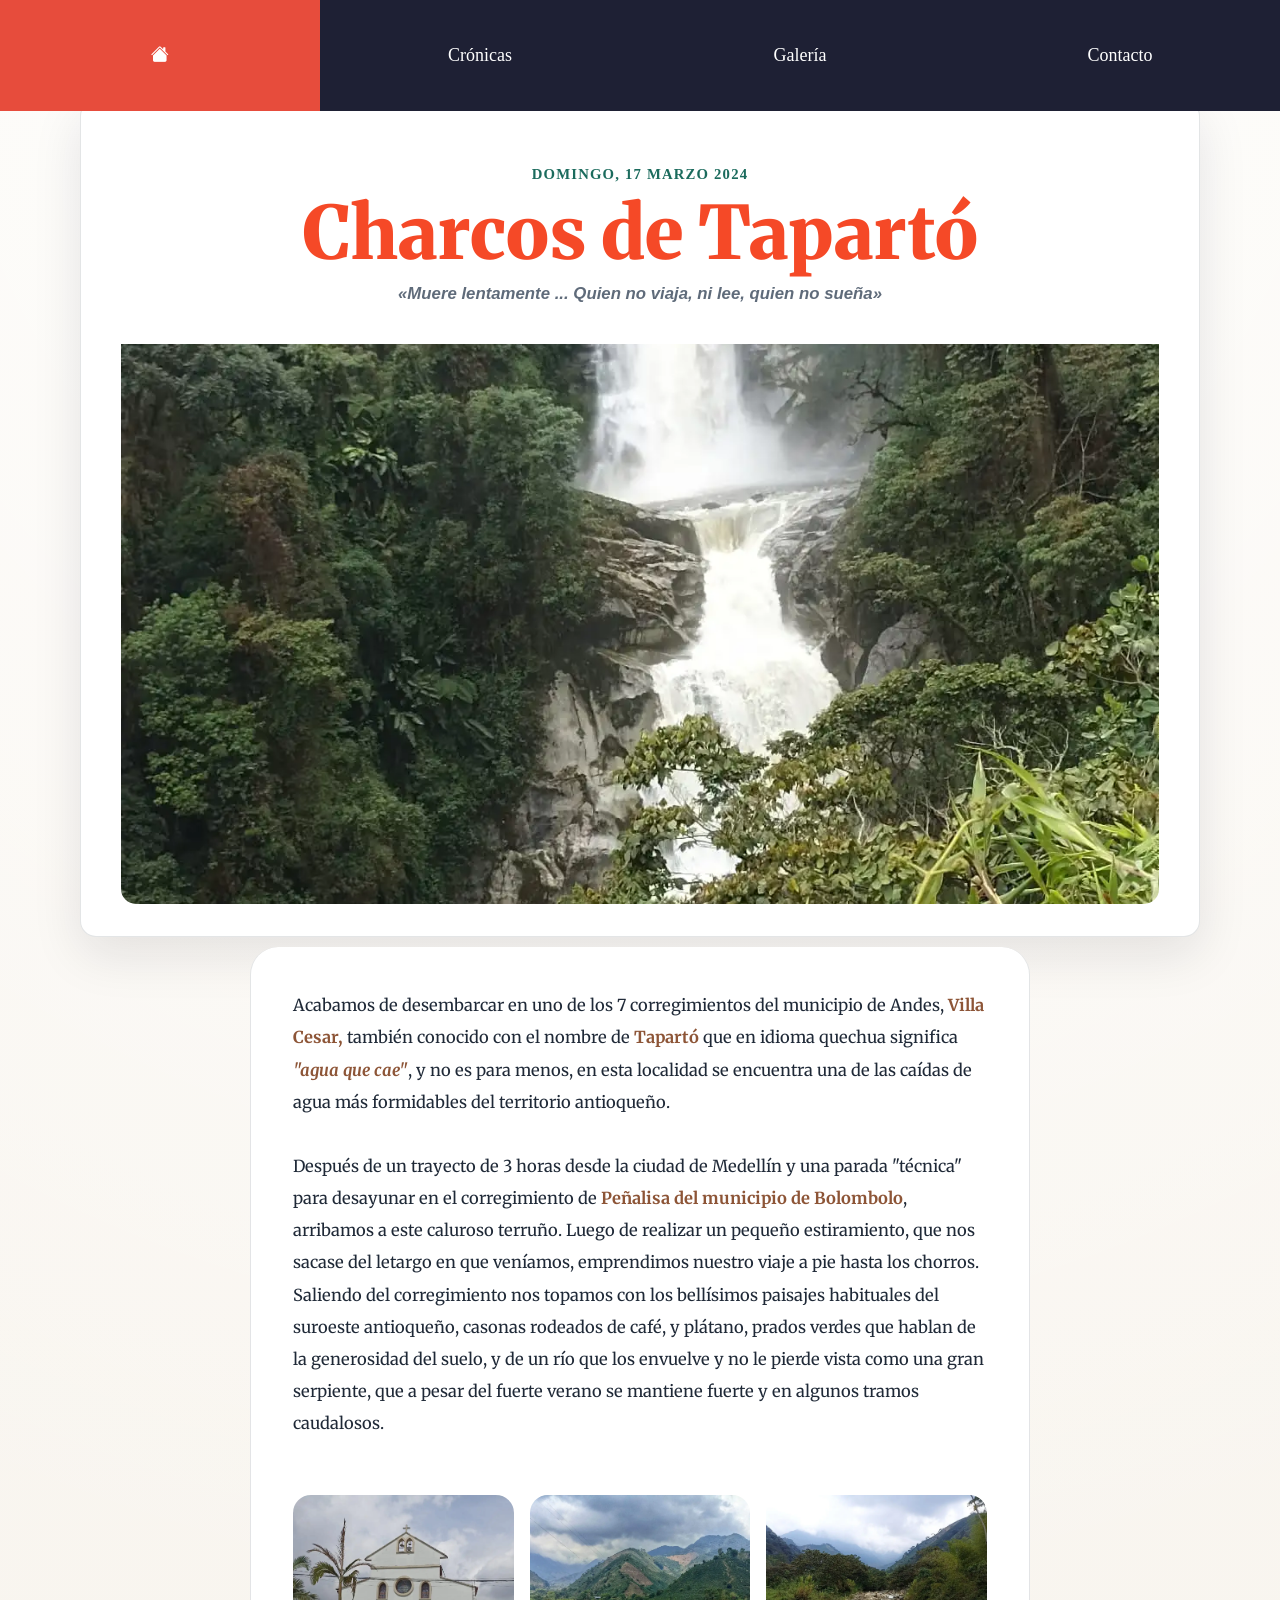
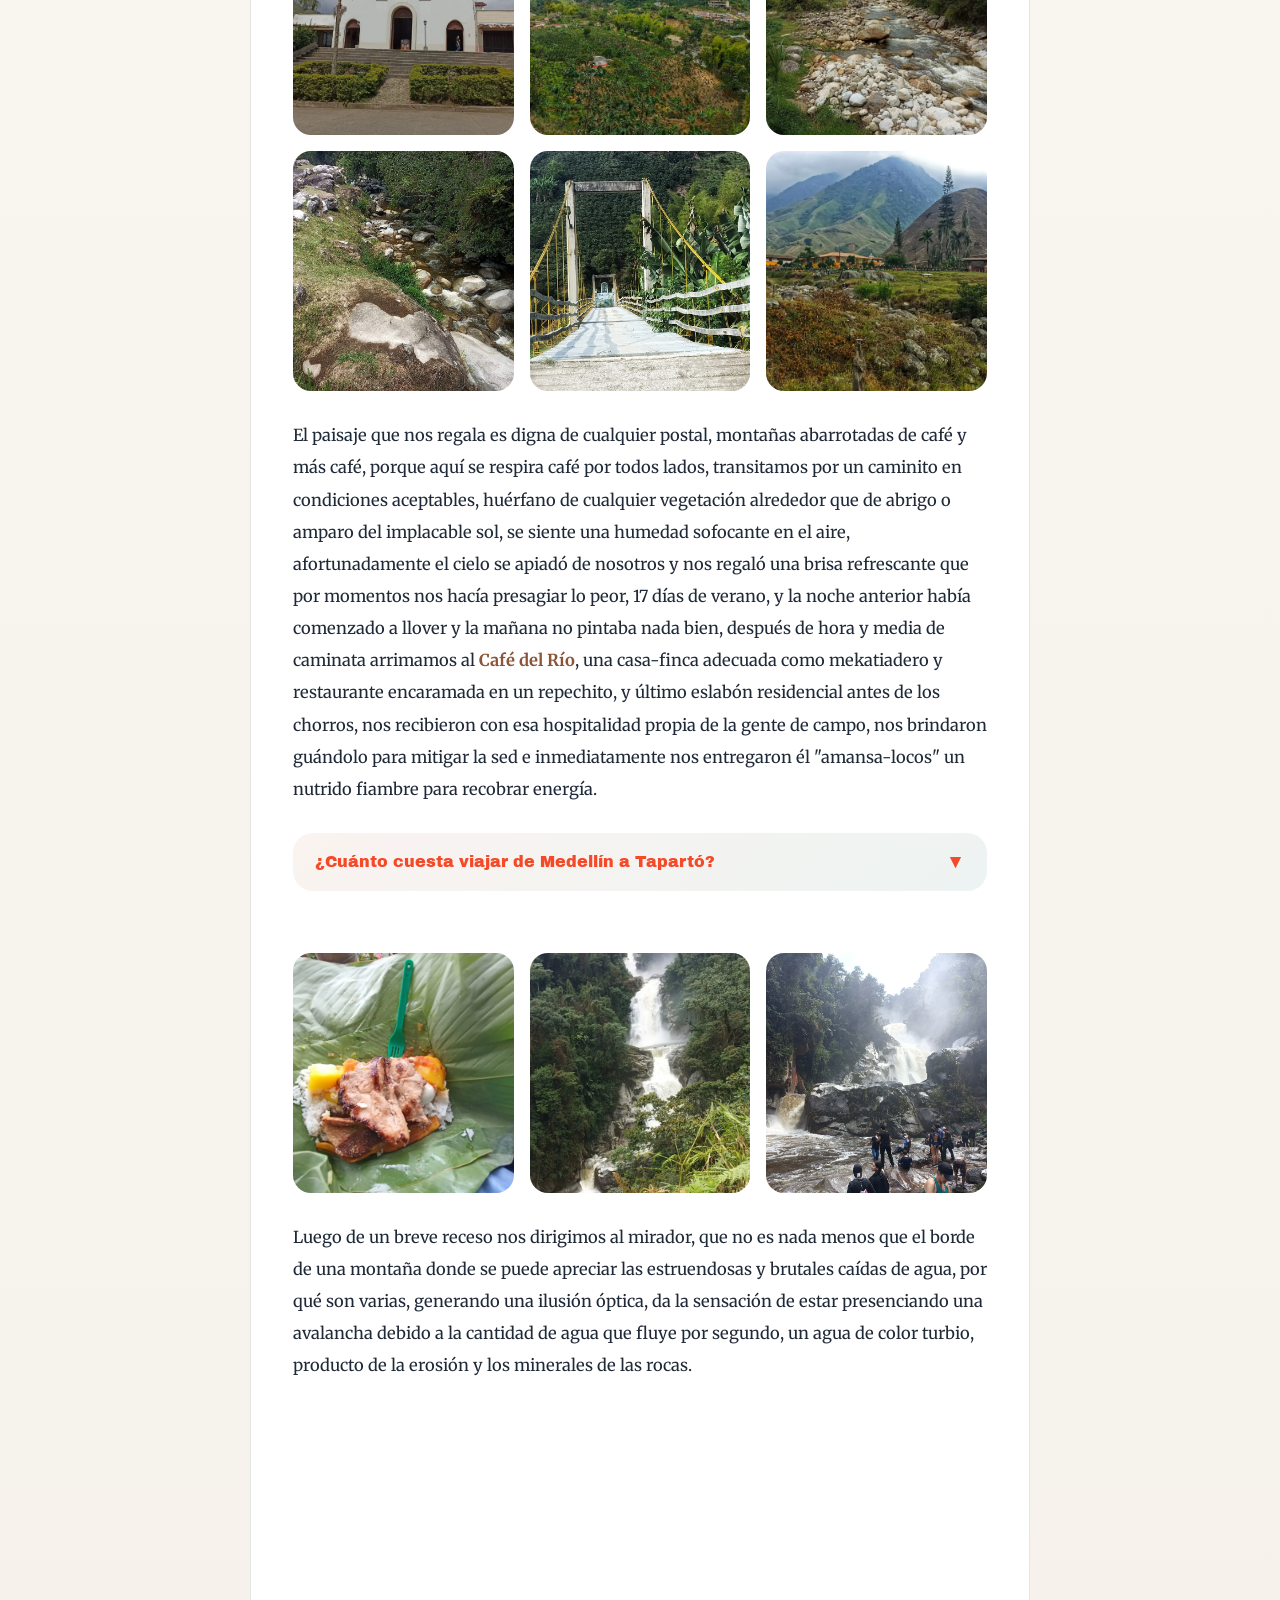
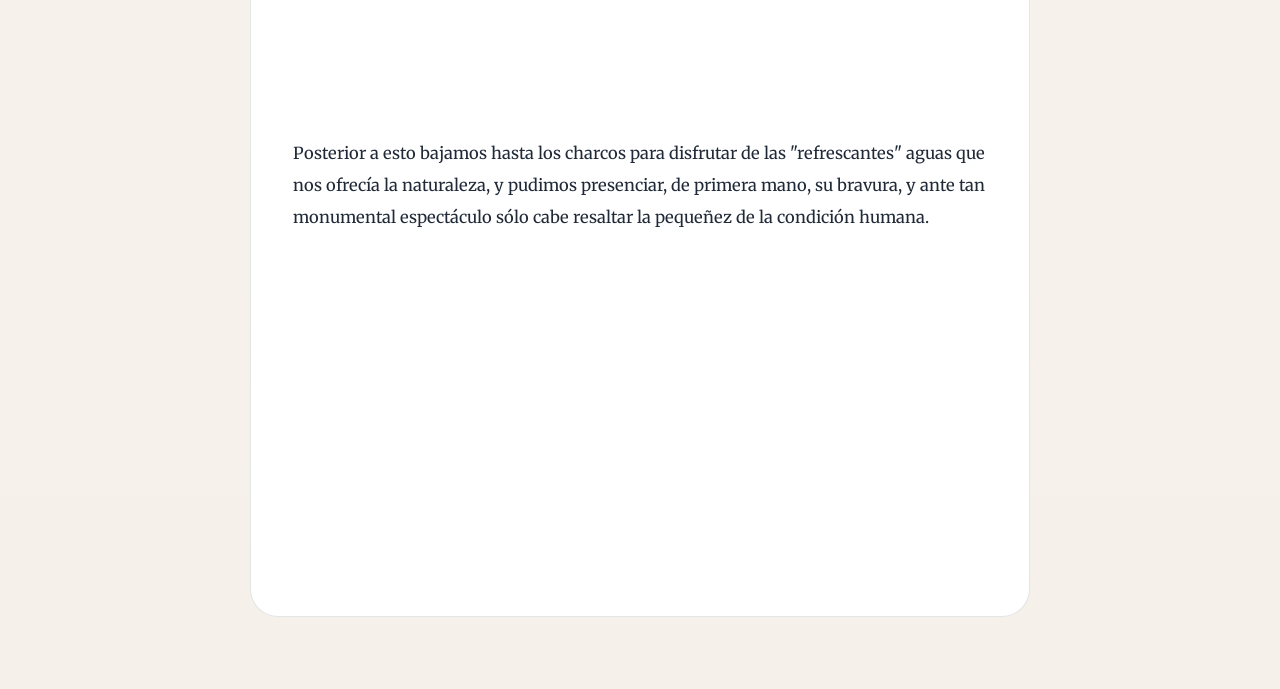
<file: Taparto.html>
<!DOCTYPE html>
<html lang="es">

<head>
    <meta charset="UTF-8">
    <meta http-equiv="X-UA-Compatible" content="IE=edge">
    <meta name="viewport" content="width=device-width, initial-scale=1.0">
    <title>Taparto - Crónica de viaje | Viaje pal Pueblo</title>
    <meta name="description" content="Crónica de viaje a Taparto, Antioquia: naturaleza, senderos y la experiencia de conocer este destino turístico.">
    <meta name="keywords" content="Taparto Antioquia, viaje Antioquia, senderos, cronicas de viaje, naturaleza">
    <meta name="author" content="Viaje pal Pueblo">
    <meta name="robots" content="index, follow">
    <link rel="canonical" href="https://viajepalpueblo.netlify.app/Taparto.html">

    <!-- Open Graph -->
    <meta property="og:type" content="article">
    <meta property="og:title" content="Taparto - Crónica de viaje | Viaje pal Pueblo">
    <meta property="og:description" content="Crónica de viaje a Taparto, Antioquia: naturaleza, senderos y la experiencia de conocer este destino turístico.">
    <meta property="og:image" content="https://viajepalpueblo.netlify.app/img/taparto8.webp">
    <meta property="og:url" content="https://viajepalpueblo.netlify.app/Taparto.html">
    <meta property="og:site_name" content="Viaje pal Pueblo">

    <!-- Twitter Card -->
    <meta name="twitter:card" content="summary_large_image">
    <meta name="twitter:title" content="Taparto - Crónica de viaje | Viaje pal Pueblo">
    <meta name="twitter:description" content="Crónica de viaje a Taparto, Antioquia: naturaleza, senderos y la experiencia de conocer este destino turístico.">
    <meta name="twitter:image" content="https://viajepalpueblo.netlify.app/img/taparto8.webp">

    <!-- Schema.org -->
    <script type="application/ld+json">
    {
      "@context": "https://schema.org",
      "@type": "Article",
      "headline": "Taparto - Crónica de viaje",
      "description": "Crónica de viaje a Taparto, Antioquia",
      "image": "https://viajepalpueblo.netlify.app/img/taparto8.webp",
      "author": {
        "@type": "Person",
        "name": "Viaje pal Pueblo"
      },
      "datePublished": "2024-06-15",
      "publisher": {
        "@type": "Organization",
        "name": "Viaje pal Pueblo"
      }
    }
    </script>
    <link rel="stylesheet" href="style.css">
    <link href="https://maxcdn.bootstrapcdn.com/font-awesome/4.7.0/css/font-awesome.min.css" rel="stylesheet"
        integrity="sha384-wvfXpqpZZVQGK6TAh5PVlGOfQNHSoD2xbE+QkPxCAFlNEevoEH3Sl0sibVcOQVnN" crossorigin="anonymous">
    <link rel="preconnect" href="https://fonts.googleapis.com">
    <link rel="preconnect" href="https://fonts.gstatic.com" crossorigin>
    <link
        href="https://fonts.googleapis.com/css2?family=Alfa+Slab+One&family=Archivo+Black&family=Passion+One:wght@400;700;900&family=Russo+One&family=Staatliches&display=swap"
        rel="stylesheet">
<link rel="stylesheet" href="https://cdn.jsdelivr.net/npm/bootstrap-icons@1.11.3/font/bootstrap-icons.min.css">
    <script defer src="script.js"></script>
</head>

<body class="pagina-cronica pagina-taparto">
    <header>
        <div id="container-navegacion" class="container_header">
            <nav class="menu">
                <ul>
                    <li><a href="index.html"><i class="bi bi-house-fill"></i></a></li>
                    <li><a href="cronicas.html">Crónicas</a></li>
                    <li><a href="galeria.html">Galería</a></li>
                    <li><a href="contacto.html">Contacto</a></li>
                    <li class="slider"></li>
                </ul>
            </nav>
        </div>
    </header>


<div class="cronica-hero">
        <div class="cronica-encabezado">
            <time id="fecha" datetime="2024-17-03" pubdate><strong> Domingo, 17 Marzo 2024</strong></time>
            <h1 id="titulocronica">Charcos de Tapartó</h1>
            <p id="frase1">«Muere lentamente ... Quien no viaja, ni
                lee, quien no sueña»</p>
        </div>

        <div class="photo-ppal">
            <img id="imagen-ppal" src="img/taparto8.webp" alt="">
        </div>
</div>

    <div class="container-estandar">
        <div class="cronica">


            <p class="p-cronica">

                Acabamos de desembarcar en uno de los 7 corregimientos del municipio de Andes, <strong>Villa
                    Cesar,</strong>
                también conocido con el nombre de <strong>Tapartó</strong> que en idioma quechua significa <em>
                    <strong>"agua que cae"</strong></em>, y no es para menos, en esta localidad se encuentra una de las
                caídas de agua más formidables del territorio antioqueño. <br><br>



                Después de un trayecto de 3 horas desde la ciudad de Medellín y una parada "técnica"
                para desayunar en el corregimiento
                de <strong>Peñalisa del municipio de Bolombolo</strong>, arribamos a este caluroso terruño.
                Luego de realizar un pequeño estiramiento, que nos sacase del letargo en que veníamos, emprendimos
                nuestro viaje a pie hasta los chorros.
                Saliendo del corregimiento nos topamos con los bellísimos paisajes habituales del suroeste antioqueño,
                casonas rodeados de café, y plátano, prados verdes que hablan de la generosidad del suelo,
                y de un río que los envuelve y no le pierde vista como una gran serpiente, que a pesar del fuerte
                verano se mantiene fuerte y en algunos tramos caudalosos.
            </p>
            <br>

            <section class="photos">
                <div class="grid-container">
                    <img class="grid-item" src="img/taparto1.webp" alt="">
                    <img class="grid-item" src="img/taparto2.webp" alt="">
                    <img class="grid-item" src="img/taparto3.webp" alt="">
                    <img class="grid-item" src="img/taparto4.webp" alt="">
                    <img class="grid-item" src="img/taparto5.webp" alt="">
                    <img class="grid-item" src="img/taparto6.webp" alt="">
                </div>
            </section>
            <br>




            <p class="p-cronica">
                El paisaje que nos regala es digna de cualquier postal, montañas abarrotadas de café y más café,
                porque aquí se respira
                café por todos lados, transitamos por un caminito en condiciones aceptables,
                huérfano de cualquier vegetación alrededor que de abrigo o amparo del implacable
                sol, se siente una humedad sofocante en el aire, afortunadamente el cielo se apiadó de
                nosotros y nos regaló una brisa refrescante que por momentos nos hacía presagiar lo peor,
                17 días de verano, y la noche anterior había comenzado a llover y la mañana no pintaba
                nada bien, después de hora y media de caminata arrimamos al <strong>Café del Río</strong>, una
                casa-finca
                adecuada como mekatiadero y restaurante encaramada en un repechito, y último eslabón
                residencial antes de los chorros, nos recibieron con esa hospitalidad propia de la gente
                de campo, nos brindaron guándolo para mitigar la sed e inmediatamente nos entregaron él
                "amansa-locos" un nutrido fiambre para recobrar energía.
            </p>

              <!-- cuanto cuesta viajar -->
            <div class="container-information info">
                <div class="info-block">
                    <button class="info-toggle" onclick="toggleInfo('info-melcocho-2')">
                        ¿Cuánto cuesta viajar de Medellín a Tapartó?
                        <span class="arrow">&#9660;</span>
                    </button>
                    <div id="info-melcocho-2" class="info-content">
                        <ul>
                            <li>Para esta aventura contratamos los servicios de <a id="Brutal"
                                    href="https://www.instagram.com/stories/brutaltravel.co/" target="_blank" rel="noopener noreferrer" style="color: #28a745;">Brutal travel</a>, que
                                incluyeron: ida y regreso en bus, guianza, seguro médico, almuerzo y
                                registro fotográfico todo por $ 100.000.
                            </li>
                        </ul>
                    </div>
                </div>
            </div>





            <br>

            <section class="photos">
                <div class="grid-container">
                    <img class="grid-item" src="img/taparto7.webp" alt="">
                    <img class="grid-item" src="img/taparto8.webp" alt="">
                    <img class="grid-item" src="img/taparto9.webp" alt="">
                </div>
            </section>
            <br>

            <p class="p-cronica">
                Luego de un breve receso nos dirigimos
                al mirador, que no es nada menos que el borde de una montaña donde se puede apreciar las estruendosas
                y brutales caídas de agua, por qué son varias, generando una ilusión óptica, da la sensación de
                estar presenciando una avalancha debido a la cantidad de agua que fluye por segundo, un agua de
                color turbio, producto de la erosión y los minerales de las rocas.
            </p>


            <div class="container_video">
                <iframe allowfullscreen width="500" height="315" src="https://www.youtube.com/embed/Dw647eqvih8"
                    frameborder="0">
                </iframe>
            </div>
            <br>





            <p class="p-cronica">

                Posterior a esto bajamos hasta los charcos para disfrutar de las "refrescantes" aguas
                que nos ofrecía la naturaleza, y pudimos presenciar, de primera mano, su bravura, y
                ante tan monumental espectáculo sólo cabe resaltar la pequeñez de la condición humana.
            </p>
            <br>




            <div class="container_video">
                <iframe allowfullscreen width="500" height="315" src="https://www.youtube.com/embed/5nvgx3HPyoc"
                    frameborder="0">
                </iframe>
            </div>


        </div>
    </div>

    <script>
        function toggleInfo(id) {
            var content = document.getElementById(id);
            var arrow = content.previousElementSibling.querySelector('.arrow');
            if (content.style.display === "block") {
                content.style.display = "none";
                arrow.style.transform = "rotate(0deg)";
            } else {
                content.style.display = "block";
                arrow.style.transform = "rotate(180deg)";
            }
        }
    </script>

</body>

</html>
</file>
<file: style.css>
@import url('https://fonts.googleapis.com/css?family=Montserrat:400,700|Droid+Serif:400,700,400italic,700italic|Droid+Sans:400,700');

@import url('https://fonts.googleapis.com/css2?family=Lato:wght@400;700&family=Merriweather:wght@400;700&display=swap');

* {
  padding: 0;
  margin: 0;
  box-sizing: border-box;
}



.container_header {
  display: flex;
  justify-content: center;
  align-items: center;
  color: salmon;
  background: #f9f9f9;
  height: 100px;

  width: 100%;
}


#body_principal #container-navegacion {
  position: fixed;
  top: 0;
  width: 100%;
  z-index: 1000;
  /* Un valor alto para asegurar que esté siempre encima */
}

#body_principal {
  padding-top: 100px;
  /* Ajusta este valor según la altura de tu menú */
}

/***************************************/

/* solo afecta al menú de navegación de Cronicas ¡ojo¡*/
#pagina-cronicas #container-navegacion {
  position: fixed;
  top: 0;
  z-index: 999;
  /* Este valor alto solo se aplicará en esta página */
  width: 100%;
}






/* navegacion  */
.menu ul {
  /* Esta es la nueva parte para dar estilo al contenedor ul */
  list-style: none;
  margin: 0;
  padding: 0;
  width: 100%;
  height: 100%;
  position: relative;
  /* El color de fondo se movió al ul */
  background-color: #1e2034;
  z-index: 7;
  /* IMPORTANTE: Usa display: flex en el ul para que los li se pongan en fila, en lugar de float */
  display: flex;
}

.menu ul li {
  /* Ya no necesitas float: left; porque usas flexbox */
  width: 25%;
  height: 100%;
  margin: 0;
  padding: 0;
}

.menu ul li a {
  display: flex;
  width: 100%;
  padding: 45px 0;
  /* Ajusta el relleno superior e inferior a 15px */
  justify-content: center;
  align-items: center;
  color: #fff;
  text-decoration: none;
  position: relative;
  font-size: 18px;
  z-index: 9;
}

/* Las clases .active y .slider también necesitan ser actualizadas */
.menu ul li a.active {
  background-color: #e74c3c;
  pointer-events: none;
}

.menu ul li.slider {
  width: 25%;
  height: 100%;
  position: absolute;
  left: 0;
  top: 0;
  background-color: #e74c3c;
  z-index: 8;
  transition: left 0.4s, background-color 0.4s;
}

/* Todos los efectos hover necesitan ser actualizados para apuntar correctamente al ul li */
.menu ul li:nth-child(1):hover~.slider,
.menu ul li:nth-child(1):focus~.slider,
.menu ul li:nth-child(1):active~.slider {
  left: 0;
  background-color: #3498db;
}

.menu ul li:nth-child(2):hover~.slider,
.menu ul li:nth-child(2):focus~.slider,
.menu ul li:nth-child(2):active~.slider {
  left: 25%;
  background-color: #9b59b6;
}

.menu ul li:nth-child(3):hover~.slider,
.menu ul li:nth-child(3):focus~.slider,
.menu ul li:nth-child(3):active~.slider {
  left: 50%;
  background-color: #e67e22;
}

.menu ul li:nth-child(4):hover~.slider,
.menu ul li:nth-child(4):focus~.slider,
.menu ul li:nth-child(4):active~.slider {
  left: 75%;
  background-color: #16a085;
}



#hero1 {
  background: url(img/heroalternativa.webp);
  background-size: cover;
  background-position: center;
  background-attachment: fixed;
  display: flex;



}

#hero2 {
  background: url(img/heroalternativa2.webp);
  background-size: cover;
  background-position: center;
  background-attachment: fixed;
  display: flex;


}



.hero,
.content {
  text-align: center;
  position: relative;
  width: 100%;
}


.inner {
  min-height: 600px;
}




.hero {
  background: url(0lEQVQIW2NkQABjRmQOAAM+AGkQsDBSAAAAAElFTkSuQmCC) repeat;
}


#frase {
  margin-left: 75px;
  text-align: center;

}


.copy {
  position: absolute;
  top: 40%;
  height: 10em;
  margin-top: -5em;
  width: 100%;

}





#frase h1 {
  color: red;
  font-family: "Charm", cursive;
  font-weight: 700;
  font-style: normal;
  -webkit-text-stroke-width: 3px;
  -webkit-text-stroke-color: white;
}





.hero h1,
.hero p {
  color: #fff;
}

.content h1,
.content p {
  color: #333;
}


h1,
h2 {
  margin: 0px;
  font-family: 'Roboto Slab', serif;
  font-weight: 400;
  font-size: 5em;
  padding: 0px 20px;
  line-height: 1.2em;

}




.copy p{
  font-family: 'Noto Sans', sans-serif;
  font-size: 16px;
  padding: 0px 20px;
}



.copy h2 {
  font-size: 3em;
}








.container_footer {
  height: auto;
  text-align: center;
  padding: 20px;
  margin-bottom: 10px;
}

.footer-social {
  display: flex;
  justify-content: center;
  gap: 20px;
  padding: 20px;
}

.footer-social a {
  display: flex;
  align-items: center;
  justify-content: center;
  padding: 10px;
  transition: transform 0.3s;
  background: #1a3050;
  border-radius: 50%;
}

.footer-social a:hover {
  background: #fff;
}

.footer-social a:hover .btn-svg {
  filter: none !important;
  fill: #13243c !important;
}

.footer-social .btn-svg {
  width: 18px;
  height: 18px;
  filter: brightness(0) invert(1);
}

.footer-social a:hover {
  transform: scale(1.2);
}



.container_footer p,
address,
small {
  color: #f30000;
}



#frase {
  -webkit-animation: tracking-in-expand-fwd 0.8s;
  animation: tracking-in-expand-fwd 0.8s;
}

@keyframes tracking-in-expand-fwd {
  0% {
    letter-spacing: -0.5em;
    transform: translateZ(-700px);
    opacity: 0;
  }

  40% {
    opacity: 0.6;
  }

  100% {
    transform: translateZ(0);
    opacity: 1;
  }
}








/******FOTOS******/


.photos {
  width: 100%;
  height: auto;
  background: white;
}

.photos,
.grid-container {
  padding-top: 40px;
  /* Ajusta según la altura real del menú */
}


.grid-container {
  display: grid;
  grid-template-columns: repeat(auto-fill, 250px);
  gap: 0.5em;
  justify-content: center;
  margin: 10px;
}



.grid-item {
  width: 230px;
  height: 250px;
  object-fit: cover;
  border-radius: 5%;
}

.grid-container > img:hover,
.grid-container > figure > img:hover {
  transform: scale(2.1);
  cursor: pointer;
}



/* 
SALTO DEL BUEY
CONCEPCION
TAPARTO
SOPETRAN
MELCOCHO
*/

@font-face {
  font-family: 'Sucrose Bold Two';
  src: url('https://s3-us-west-2.amazonaws.com/s.cdpn.io/4273/sucrose.woff2') format('woff2');
}

@font-face {
  font-family: 'IM Fell French Canon Pro';
  src: url('https://s3-us-west-2.amazonaws.com/s.cdpn.io/4273/im-fell-french-canon-pro.woff2') format('woff2');
}

/******HEADER*********/
#container-navegacion {
  position: fixed;
  top: 0;
  left: 0;
  width: 100%;
  display: block;
}

/********************/

.cronica-encabezado {
  justify-content: center;
  padding: 140px 5px 0px 5px;
  margin: 0 60px;
}

#fecha {
  font-size: 20px;
}



#titulocronica {
  color: #F54927;
  text-align: center;
  padding: 30px 0px;
  margin-top: 0;
  font-family: "Roboto", sans-serif;
  font-weight: 900;
  font-style: normal;
  font-size: 4.5rem;

}

#frase1 {
  font-family: "Roboto", sans-serif;
  font-weight: 700;
  font-style: italic;
  text-align: center;
  font-size: 1.3em;
}



.photos,
.grid-container {
  padding: 10px 0px;
}



/***BOTONES DE NAVEGACION*******/

.btn-svg {
  width: 16px;
  fill: #374151;
}

/*******************************/



.photo-ppal {
  display: flex;
  justify-content: center;
}

#imagen-ppal {
  width: 100%;
  height: auto;
}



.container-estandar {
  display: flex;
  width: 100%;
  padding: 30px 70px 0px;
}


.cronica {
  justify-content: center;
  padding: 15px 5px;
  border-top: solid 2px orangered;
  margin: 0 100px;

}

.p-cronica {
  font-family: 'Merriweather', serif;
  font-size: 18px;
  line-height: 2.1;
  color: #111;
  background-color: #fff;
  padding: 0;
}






h3 {
  padding: 10px;
  font-size: 30px;
  color: orangered;
}



.container_video {
  display: flex;
  justify-content: center;
}


.video {
  width: 35%;
  height: 100%;
  border-radius: 5%;
  margin: 20px 0px;
}



/* informacion  de sitios de interes y costos */


.info {
  margin: 32px 0;
  display: flex;
  flex-direction: column;
  gap: 18px;
}

.info-block {
  background: #114669;
  border-radius: 14px;
  box-shadow: 0 2px 12px rgba(76, 175, 80, 0.08);
  padding: 0;
  overflow: hidden;
  transition: box-shadow 0.3s;
}


.info-block:hover {
  box-shadow: 0 6px 24px rgba(76, 175, 80, 0.18);
}



.info-toggle {
  width: 100%;
  background-color: transparent;
  border: none;
  outline: none;
  font-size: 1.15em;
  font-family: 'Archivo Black', 'Roboto Slab', serif;
  color: #F54927 !important;
  padding: 18px 24px;
  display: flex;
  align-items: center;
  justify-content: space-between;
  cursor: pointer;
  transition: 0.2s;
}

.info-toggle:hover {
  background-color: rgba(76, 175, 80, 0.08);
}

.arrow {
  font-size: 1.2em;
  transition: transform 0.3s;
}

.info-content {
  display: none;
  padding: 0 24px 18px 24px;
  animation: fadeIn 0.5s;
}

.info-content ul {
  margin: 0;
  padding-left: 18px;
}

.info-content li {
  font-size: 1.2em;
  font-weight: bold;
  color: darkorange;
  line-height: 1.8em;
  margin-bottom: 8px;  
}

@keyframes fadeIn {
  from {
    opacity: 0;
    transform: translateY(-10px);
  }

  to {
    opacity: 1;
    transform: translateY(0);
  }
}


/* Seccion "como viajamos" */
.journey-route-modern {
  background: #002238;
  box-shadow: 0 4px 24px rgba(0, 0, 0, 0.08);
  border-radius: 18px;
  border: solid 2px black;
  padding: 32px 24px;
  margin-top: 40px;
  max-width: 850px;
  margin-left: auto;
  margin-right: auto;
}

.title-route {
  text-align: center;
  padding-bottom: 10px;
}

.subtitle-route {
  font-size: 1.1em;
  color: white;
  margin-bottom: 24px;
}

.journey-cards {
  display: flex;
  flex-wrap: wrap;
  gap: 24px;
  justify-content: center;
}

.journey-card {
  background: #fff;
  border-radius: 14px;
  box-shadow: 0 2px 12px rgba(76, 175, 80, 0.08);
  display: flex;
  align-items: flex-start;
  gap: 16px;
  padding: 18px 22px;
  min-width: 260px;
  max-width: 320px;
  transition: box-shadow 0.3s;
  border: 2px solid #e0eafc;
}

.journey-card:hover {
  box-shadow: 0 6px 24px rgba(76, 175, 80, 0.18);
  border-color: #4a7c59;
}

.journey-icon {
  font-size: 2.5em;
  color: #4a7c59;
  flex-shrink: 0;
  margin-top: 4px;
}

.journey-card h4 {
  margin: 0 0 6px 0;
  font-size: 1.15em;
  color: #2e2e2e;
}

.journey-card p {
  margin: 0;
  font-size: 1em;
  color: #3a4145;
}


#Brutal {
  color: aqua;
}


/*Sección sitio relacionado "Sopetran" */


.seccion_relacionado {
  border-top: solid 2px orangered;
  padding: 40px 10px;
  margin: 0 20px;

}

.articulo_relacionado {
  letter-spacing: 0.030em;
}

.articulo_relacionado h4 {
  text-align: center;
  font-size: 1.5em;
  padding: 0 25px;
}

#fiestas {
  padding-bottom: 15px;
}

.articulo_relacionado p {
  text-align: center;
  font-family: Droid Serif, Georgia, serif;
  font-size: 1.1rem;
  line-height: 1.8em;
  color: #3A4145;
}



.imagen_relacionado {
  text-align: center;
}


#imagen_relacionado {
  width: 320px;
}




/* CONTACTO - Rediseño */

body.pagina-contacto {
  background:
    radial-gradient(circle at top, rgba(255, 255, 255, 0.86), transparent 42%),
    linear-gradient(180deg, #fbf8f3 0%, var(--travel-bg) 100%);
  color: var(--travel-text);
  padding-top: 100px;
}

body.pagina-contacto .contacto-revista,
body.pagina-contacto .container_footer {
  width: min(1220px, calc(100% - 40px));
  margin: 0 auto;
  padding: 0 20px;
}

body.pagina-contacto footer {
  padding: 0 0 48px;
}

body.pagina-contacto .container_footer {
  width: min(1120px, calc(100% - 40px));
  height: auto;
  margin: 0 auto;
  padding: 16px 20px;
  margin-bottom: 0;
  border-radius: 24px;
  background: #13243c;
  box-shadow: 0 18px 50px rgba(15, 23, 42, 0.12);
}

body.pagina-contacto .container_footer p,
body.pagina-contacto .container_footer address,
body.pagina-contacto .container_footer small {
  color: rgba(255, 248, 239, 0.92);
  margin: 0;
  line-height: 1.4;
}

body.pagina-contacto .container_footer p + p,
body.pagina-contacto .container_footer p + address,
body.pagina-contacto .container_footer address + small {
  margin-top: 4px;
}

body.pagina-contacto .contacto-marquesina {
  display: grid;
  grid-template-columns: minmax(0, 1fr);
  gap: 24px;
  align-items: end;
  padding: 34px 0 40px;
  max-width: 100%;
  overflow-x: hidden;
}

body.pagina-contacto .contacto-marquesina h1 {
  margin: 14px 0 0;
  padding: 0;
  color: orangered;
  font-family: 'Merriweather', Georgia, serif;
  line-height: 1.02;
  font-size: clamp(1.5rem, 3vw, 2.5rem);
  letter-spacing: -0.03em;
}

body.pagina-contacto .menu {
  font-size: inherit;
  font-family: inherit;
  text-transform: none;
  letter-spacing: normal;
}

body.pagina-contacto {
  margin: 0;
  color: #8d5537;
  font-family: 'Noto Sans', sans-serif;
  font-size: 0.78rem;
  letter-spacing: 0.16em;
  text-transform: uppercase;
}

body.pagina-contacto .contacto-bajada {
  color: #374151;
  font-family: 'Merriweather', Georgia, serif;
  line-height: 1.9;
  max-width: 40rem;
  margin: 20px 0 0;
  font-size: 1.08rem;
}

body.pagina-contacto .contacto-section {
  background: rgba(255, 255, 255, 0.84);
  border: 1px solid rgba(31, 41, 55, 0.10);
  box-shadow: 0 18px 50px rgba(15, 23, 42, 0.08);
  border-radius: 24px;
  padding: 32px;
  max-width: 640px;
  margin: 0 auto 48px;
}

body.pagina-contacto .contacto-campos {
  display: grid;
  gap: 20px;
}

body.pagina-contacto .contacto-campo label {
  display: block;
  margin: 0 0 8px;
  color: #374151;
  font-family: 'Noto Sans', sans-serif;
  font-size: 0.88rem;
  font-weight: 600;
  text-transform: uppercase;
  letter-spacing: 0.05em;
}

body.pagina-contacto .contacto-campo input,
body.pagina-contacto .contacto-campo textarea {
  width: 100%;
  padding: 14px 16px;
  border: 1px solid rgba(31, 41, 55, 0.12);
  border-radius: 12px;
  background: #fff;
  font-family: 'Merriweather', Georgia, serif;
  font-size: 1rem;
  color: #1f2937;
  line-height: 1.6;
  box-sizing: border-box;
  transition: border-color 0.2s, box-shadow 0.2s;
}

body.pagina-contacto .contacto-campo input:focus,
body.pagina-contacto .contacto-campo textarea:focus {
  outline: none;
  border-color: #8d5537;
  box-shadow: 0 0 0 3px rgba(141, 85, 55, 0.1);
}

body.pagina-contacto .contacto-campo textarea {
  min-height: 140px;
  resize: vertical;
}

body.pagina-contacto .contacto-campo--textarea {
  grid-column: 1 / -1;
}

body.pagina-contacto .contacto-btn {
  justify-self: start;
  padding: 14px 32px;
  border: none;
  border-radius: 12px;
  background: #13243c;
  color: rgba(255, 248, 239, 0.92);
  font-family: 'Noto Sans', sans-serif;
  font-size: 0.95rem;
  font-weight: 600;
  text-transform: uppercase;
  letter-spacing: 0.08em;
  cursor: pointer;
  transition: background 0.2s, transform 0.2s;
}

body.pagina-contacto .contacto-btn:hover {
  background: #1d3a5a;
  transform: translateY(-2px);
}

body.pagina-contacto footer {
  padding: 0 0 48px;
}

@media screen and (max-width: 767px) {
  body.pagina-contacto {
    padding-top: 92px;
  }

  body.pagina-contacto .contacto-marquesina {
    display: flex;
    flex-direction: column;
    gap: 16px;
    padding: 24px 0 24px;
  }

  body.pagina-contacto .contacto-section {
    padding: 24px 20px;
    border-radius: 20px;
  }

  body.pagina-contacto .contacto-btn {
    width: 100%;
    text-align: center;
  }
}

.contacto-title {
  font-size: 1.3em;
}

.contacto-titulo {
  color: #F54927;
  font-family: "Roboto", sans-serif;
  font-weight: 900;
  font-size: clamp(1.5rem, 3vw, 2.5rem);
  margin: 0 0 24px 0;
  text-align: center;
}

.contacto-section {
  margin: 60px 2px 10px 2px;
  padding: 10px 2px;
  max-width: 100%;
}


/*****CRONICAS*/

.card1 {
  margin-top: 75px;
  /* Ajusta según la altura del menú */
  margin-bottom: 15px;
  display: flex;
  flex-wrap: wrap;
  gap: 5px 40px;
  justify-content: center;
  border-radius: 25%;

}


.card1 img {
  width: 100%;
  height: 320px;
  /* Ajusta este valor según el alto que prefieras */
  object-fit: cover;
  border-radius: 8px 8px 0 0;
}



.card-body {
  background-color: #12203a;
}


.card-body a {
  color: aqua;
  font-weight: bold;

}


.tag-red {
  color: orangered;
  font-weight: bold;
}

.card-text {
  color: white;
}






/* MEDIA QUERIES */




@media screen and (max-width: 1366px) {


  .container {
    margin: 0 auto;
    margin-top: 35px;
    /* estas dos ultimas etiquetas  la agregeye para centrar el div en  la pantalla grande*/
  }

}




/* pantalla 2 "derecha pequeña" */
@media only screen and (min-width:768px) and (max-width: 1024px) and (orientation: landscape) {

  /********************GALERIA FOTOS**************************/

  .grid-container {
    display: grid;
    grid-template-columns: repeat(auto-fill, 210px);
    gap: 8px;
    justify-content: center;
    margin: 15px;
  }

  .grid-item {
    width: 200px;
    height: 220px;
  }

  /******************************************************************/

  /* Cronicas */

  /**********FECHA****************/

  #fecha {
    font-size: 19px;
  }

  /***********************************************************************/
  #titulocronica {
    font-size: 3.5rem;
  }

  #frase1 {
    font-size: 1.1em;
  }




  /***BOTONES DE NAVEGACION*******/
  .btn-svg {
    width: 14px;
  }


  .button {
    width: 28px;
    height: 28px;
  }

  /*******************************************************************************************/
  /**********FOTO PRINCIPAL****************/
  #imagen-ppal {
    width: 100%;
    height: auto;
  }

  /***********************************************************************/

  .container-estandar {
    padding: 25px 80px 0px;
  }



  .cronica {
    padding: 15px 10px;
    margin: 0 10px;
  }


  #p1 {
    font-size: 1.1em;
    line-height: 2;
  }

  h3 {
    padding: 9px;
    font-size: 25px;
  }


  /****SECCION COMO VIAJAMOS****" */

  .information-journey li {
    font-size: 1.0rem;
    line-height: 2.3em;

  }





  /**************************************************************************************************/

  /****************************CRONICA*******************************************/

  .card {
    display: flex;
    flex-direction: column;
    width: clamp(15rem, calc(15rem + 4vw), 22rem);
    overflow: hidden;
    box-shadow: 0 .1rem 1rem rgba(0, 0, 0, 0.1);
    border-radius: 1em;
    background: #ECE9E6;
    justify-content: center;
  }



  .pagina-contacto .contacto-section {
    max-width: 90%;
    margin: 110px auto 40px;
    padding: 20px;
    max-width: 420px;
  }

}



/*@media screen and (max-width: 600px) {*/


@media screen and (max-width: 767px) {

  .inner {
    position: relative;
  }


  .btn-svg {
    width: 16px;
  }


  .button {
    width: 25px;
    height: 25px;
  }


  .container-estandar {
    display: block;
    padding: 30px 10px 0px;
  }



  .cronica {
    margin: 0 10px;
    padding: 10px 5px;
  }


  #titulocronica {
    font-size: 3.0rem;
  }



  nav li a {
    display: block;
    padding: 20px;
    font-size: 20px;
  }





  #check:checked~nav {
    right: 0;
    font-size: 30px;
  }

  .banner {
    height: 400px;
  }

  .container {
    text-align: center;
  }


  .articulo {
    width: 320px;
    height: auto;
    margin: 20px 2px 2px 5px;
    padding: 5px;
  }



  #p1 {
    font-size: 1.1rem;
    line-height: 1.9;
  }


  .contacto-section {
    padding: 20px 8px;
    margin: 110px 10px 20px 10px;
    /* Margen horizontal más generoso */
    max-width: 500px;
    /* <--- IMPORTANTE: Mantiene el ancho máximo */
  }

  .contacto-caja-campos {
    padding: 12px 6px;
    gap: 12px;
  }

  #contacto-btn-enviar {
    font-size: 1em;
    height: 38px;
  }



}






/* 3. Ajustamos el tamaño en pantallas muy grandes como medida extra */
@media screen and (min-width: 1400px) {
  #body_principal h1 {
    font-size: 3.2em;
  }

  #body_principal #secundarias {
    font-size: 2.2em;
  }
}

/* ==========================================================
   Rediseño editorial del blog de viajes
   - Solo afecta a las páginas del blog rediseñadas
   - No toca `index.html`, `contacto.html` ni el `header`
   ========================================================== */

:root {
  --travel-bg: #f5f1ea;
  --travel-surface: #ffffff;
  --travel-text: #1f2937;
  --travel-muted: #5f6b7a;
  --travel-line: rgba(31, 41, 55, 0.12);
  --travel-shadow: 0 18px 50px rgba(15, 23, 42, 0.10);
  --travel-accent: #c46a3c;
  --travel-accent-2: #1b6b5d;
}

body.pagina-cronica,
body.pagina-cronicas,
body.pagina-galeria {
  background:
    radial-gradient(circle at top, rgba(255, 255, 255, 0.86), transparent 42%),
    linear-gradient(180deg, #fbf8f3 0%, var(--travel-bg) 100%);
  color: var(--travel-text);
}

body.pagina-cronica {
  padding-top: 100px;
}

body.pagina-cronicas,
body.pagina-galeria {
  padding-top: 100px;
}

body.pagina-cronicas .pagina-listado,
body.pagina-galeria .pagina-listado {
  padding-bottom: 40px;
}

body.pagina-cronicas .pagina-cabecera,
body.pagina-galeria .pagina-cabecera {
  width: min(1120px, calc(100% - 40px));
  margin: 0 auto 28px;
  padding: 34px 32px 12px;
}

body.pagina-cronicas .pagina-cabecera__etiqueta,
body.pagina-galeria .pagina-cabecera__etiqueta {
  margin: 0 0 10px;
  color: var(--travel-accent-2);
  letter-spacing: 0.12em;
  text-transform: uppercase;
  font-size: 0.82rem;
  font-family: 'Noto Sans', sans-serif;
}

body.pagina-cronicas .pagina-cabecera h1,
body.pagina-galeria .pagina-cabecera h1 {
  margin: 0;
  padding: 0;
  color: var(--travel-text);
  font-family: 'Merriweather', Georgia, serif;
  font-size: clamp(2.8rem, 6vw, 4.6rem);
  line-height: 1;
}

body.pagina-cronicas .pagina-cabecera__texto,
body.pagina-galeria .pagina-cabecera__texto {
  max-width: 62ch;
  margin: 16px 0 0;
  color: var(--travel-muted);
  font-family: 'Merriweather', Georgia, serif;
  font-size: 1.03rem;
  line-height: 1.9;
}

body.pagina-cronica .cronica-hero {
  max-width: 1120px;
  margin: 0 auto 64px;
  padding: 64px 20px 0 !important;
  background: #fff;
  border: 1px solid var(--travel-line);
  box-shadow: var(--travel-shadow);
  border-radius: 16px;
}

body.pagina-cronica .cronica-encabezado {
  margin-bottom: 16px;
  padding: 0 28px 24px;
  text-align: center;
}

body.pagina-cronica .cronica-encabezado,
body.pagina-cronica .cronica,
body.pagina-cronica .info-block,
body.pagina-cronica .seccion_relacionado,
body.pagina-cronicas .pagina-listado > .card1,
body.pagina-galeria .grid-container {
  border: none;
  box-shadow: none;
}

body.pagina-cronica #fecha {
  display: inline-block;
  color: var(--travel-accent-2);
  letter-spacing: 0.08em;
  text-transform: uppercase;
  font-size: 0.92rem;
  margin-bottom: 12px;
}

body.pagina-cronica #titulocronica {
  color: #F54927;
  font-family: 'Merriweather', Georgia, serif;
  font-size: clamp(2.4rem, 6vw, 4.6rem);
  line-height: 1.05;
  padding: 0;
  margin-bottom: 12px;
}

body.pagina-cronica #frase1 {
  color: var(--travel-muted);
  font-size: 1.05rem;
  font-style: italic;
}

body.pagina-cronica .button-container {
  max-width: 1120px;
  margin: 0 auto 22px;
  padding: 0 20px;
  gap: 0.9rem;
  flex-wrap: wrap;
}

body.pagina-cronica .button {
  width: 40px;
  height: 40px;
  border-radius: 50%;
  background-color: #fff;
  border: 1px solid rgba(31, 41, 55, 0.2);
  box-shadow: 0 4px 12px rgba(15, 23, 42, 0.1);
  transition: all 0.3s;
  color: #374151;
}

body.pagina-cronica .button:hover {
  background: #ff8c00;
  border-color: #ff8c00;
}

body.pagina-cronica .button:hover .btn-svg {
  fill: #fff;
}

body.pagina-cronica .button a {
  display: flex;
  align-items: center;
  justify-content: center;
  width: 100%;
  height: 100%;
}

body.pagina-cronica .button:hover .btn-svg {
  filter: brightness(0) invert(1);
}

body.pagina-cronica .photo-ppal {
  max-width: 1120px;
  margin: 0 auto 32px;
  padding: 0 20px;
  margin-top: 0;
}

body.pagina-cronica #imagen-ppal {
  display: block;
  width: 100%;
  max-height: 560px;
  object-fit: cover;
  border-radius: 0 0 15px 15px;
  box-shadow: none;
}

body.pagina-cronica .container-estandar {
  display: block;
  max-width: 1120px;
  margin: 0 auto 72px;
  padding: 0 20px;
}

body.pagina-cronica .cronica {
  max-width: 780px;
  margin: -54px auto 0;
  padding: 42px 42px 28px;
  background: var(--travel-surface);
  border: 1px solid var(--travel-line);
  border-radius: 28px;
  border-top: 0;
}

body.pagina-cronica .cronica p {
  margin: 0 0 22px;
  font-family: 'Merriweather', Georgia, serif;
  font-size: 1.03rem;
  line-height: 1.95;
  color: var(--travel-text);
}

body.pagina-cronica .cronica p:last-child {
  margin-bottom: 0;
}

body.pagina-cronica .cronica strong {
  color: #8d5537;
}

body.pagina-cronica .cronica em {
  color: #8d5537;
  font-style: italic;
}

body.pagina-cronica .photos {
  background: transparent;
  padding-top: 16px;
}

body.pagina-cronica .grid-container,
body.pagina-galeria .grid-container {
  display: grid;
  grid-template-columns: repeat(auto-fit, minmax(180px, 1fr));
  gap: 16px;
  margin: 0;
  padding: 0;
  justify-content: center;
}

body.pagina-cronica .grid-item,
body.pagina-galeria .grid-item {
  width: 100%;
  height: 240px;
  object-fit: cover;
  border-radius: 18px;
  transition: transform 0.25s ease, box-shadow 0.25s ease;
}

body.pagina-cronica .grid-container>img:hover,
body.pagina-cronica .grid-container>figure>img:hover,
body.pagina-galeria .grid-container>img:hover {
  transform: translateY(-3px) scale(1.01);
  cursor: pointer;
  box-shadow: 0 18px 28px rgba(15, 23, 42, 0.15);
}

body.pagina-cronica .grid-container figure,
body.pagina-galeria .grid-container figure {
  margin: 0;
}

body.pagina-cronica .grid-container figcaption,
body.pagina-galeria .grid-container figcaption {
  margin-top: 10px;
  color: var(--travel-muted);
  font-size: 0.95rem;
  text-align: center;
}

body.pagina-cronica .info,
body.pagina-cronica .section {
  max-width: 780px;
  margin: 28px auto;
}

body.pagina-cronica .info-block {
  background: var(--travel-surface);
  border-radius: 20px;
  overflow: hidden;
}

body.pagina-cronica .info-toggle {
  font-size: 1rem;
  color: var(--travel-text);
  padding: 18px 22px;
  background: linear-gradient(135deg, rgba(196, 106, 60, 0.08), rgba(27, 107, 93, 0.08));
}

body.pagina-cronica .info-content {
  padding: 0 22px 18px;
}

body.pagina-cronica .info-content li {
  font-family: 'Merriweather', serif;
  color: #111;
  font-size: 16px;
  font-weight: 600;
}

body.pagina-cronica .info-block.is-open .arrow {
  transform: rotate(180deg);
}

body.pagina-cronica .seccion_relacionado {
  max-width: 780px;
  margin: 36px auto 0;
  padding: 28px 26px;
  background: var(--travel-surface);
  border-radius: 22px;
}

body.pagina-cronica .articulo_relacionado h4,
body.pagina-cronica .articulo_relacionado p {
  text-align: left;
}

body.pagina-cronica .articulo_relacionado p {
  font-family: 'Merriweather', Georgia, serif;
  color: var(--travel-text);
  line-height: 1.9;
}

body.pagina-cronica .articulo_relacionado img {
  max-width: 100%;
  border-radius: 18px;
}

body.pagina-cronicas .pagina-listado > .card1 {
  max-width: 1180px;
  margin: 0 auto 72px;
  padding: 22px 20px 10px;
  display: grid;
  grid-template-columns: repeat(auto-fit, minmax(230px, 1fr));
  gap: 24px;
}

body.pagina-cronicas .pagina-listado > .card1 > .card1 {
  margin: 0;
  width: auto;
  display: block;
}

body.pagina-cronicas .card {
  width: 100% !important;
  border: 0;
  border-radius: 22px;
  overflow: hidden;
  box-shadow: var(--travel-shadow);
  background: var(--travel-surface);
}

body.pagina-cronicas .card img {
  width: 100%;
  height: 260px;
  object-fit: cover;
}

body.pagina-cronicas .card-body {
  background: var(--travel-surface);
  padding: 18px;
}

body.pagina-cronicas .tag-red {
  color: var(--travel-accent-2);
  letter-spacing: 0.08em;
  text-transform: uppercase;
  font-size: 0.78rem;
}

body.pagina-cronicas .card-text {
  color: var(--travel-text);
  line-height: 1.7;
}

body.pagina-cronicas .btn-primary {
  background: var(--travel-accent);
  border-color: var(--travel-accent);
  border-radius: 999px;
  padding: 0.65rem 1rem;
  font-weight: 700;
}

body.pagina-cronicas .btn-primary:hover {
  background: #a9552e;
  border-color: #a9552e;
}

body.pagina-galeria .photos {
  width: 100%;
  background: transparent;
}

body.pagina-galeria .photos .grid-container {
  max-width: 1280px;
  margin: 0 auto 72px;
  padding: 24px 20px 0;
}

body.pagina-galeria .grid-container {
  grid-auto-rows: 200px;
}

body.pagina-galeria .grid-item {
  height: 100%;
  box-shadow: var(--travel-shadow);
}

body.pagina-cronicas footer,
body.pagina-galeria footer {
  padding: 0 0 48px;
}

body.pagina-cronicas .container_footer,
body.pagina-galeria .container_footer {
  width: min(1120px, calc(100% - 40px));
  height: auto;
  margin: 0 auto;
  padding: 16px 20px;
  margin-bottom: 0;
  border-radius: 24px;
  background: #13243c;
  box-shadow: 0 18px 50px rgba(15, 23, 42, 0.12);
}

body.pagina-cronicas .container_footer p,
body.pagina-cronicas .container_footer address,
body.pagina-cronicas .container_footer small,
body.pagina-galeria .container_footer p,
body.pagina-galeria .container_footer address,
body.pagina-galeria .container_footer small {
  color: rgba(255, 248, 239, 0.92);
  margin: 0;
  line-height: 1.4;
}

body.pagina-cronicas .container_footer p + p,
body.pagina-cronicas .container_footer p + address,
body.pagina-cronicas .container_footer address + small,
body.pagina-galeria .container_footer p + p,
body.pagina-galeria .container_footer p + address,
body.pagina-galeria .container_footer address + small {
  margin-top: 4px;
}

/* Accent tones por destino. */
body.pagina-tamesis { --travel-accent: #1d6f6a; --travel-accent-2: #0f4c5c; }


body.pagina-galeria .galeria-marquesina {
  display: grid;
  grid-template-columns: minmax(0, 1.05fr) minmax(320px, 0.75fr);
  gap: 24px;
  align-items: end;
  padding: 34px 0 40px;
}

body.pagina-galeria .galeria-marquesina h1 {
  margin: 14px 0 0;
  padding: 0;
  color: #121826;
  font-family: 'Merriweather', Georgia, serif;
  line-height: 1.02;
  font-size: clamp(3.2rem, 8vw, 5.5rem);
  letter-spacing: -0.03em;
}

body.pagina-galeria .galeria-kicker {
  margin: 0;
  color: #8d5537;
  font-family: 'Noto Sans', sans-serif;
  font-size: 0.78rem;
  letter-spacing: 0.16em;
  text-transform: uppercase;
}

body.pagina-galeria .galeria-bajada {
  color: #374151;
  font-family: 'Merriweather', Georgia, serif;
  line-height: 1.9;
  max-width: 40rem;
  margin: 20px 0 0;
  font-size: 1.08rem;
}

body.pagina-galeria .galeria-marquesina__sumario {
  background: rgba(255, 255, 255, 0.84);
  border: 1px solid rgba(31, 41, 55, 0.10);
  box-shadow: 0 18px 50px rgba(15, 23, 42, 0.08);
  border-radius: 24px;
  padding: 26px;
}

body.pagina-galeria .galeria-marquesina__sumario ul {
  margin: 18px 0 0;
  padding: 0;
  list-style: none;
}

body.pagina-galeria .galeria-marquesina__sumario li {
  padding: 12px 0;
  border-top: 1px solid rgba(31, 41, 55, 0.10);
  color: #374151;
  line-height: 1.75;
}

body.pagina-galeria .galeria-marquesina__sumario li:first-child {
  border-top: 0;
  padding-top: 0;
}

body.pagina-galeria .galeria-revista {
  width: min(1220px, calc(100% - 40px));
  margin: 40px auto 0;
  padding-left: 20px;
  padding-right: 20px;
}

body.pagina-galeria .photos {
  width: 100%;
  max-width: 1280px;
  margin: 0 auto;
  padding: 0 20px;
  background: transparent;
}

@media screen and (max-width: 767px) {
  body.pagina-galeria .galeria-marquesina {
    display: flex;
    flex-direction: column;
    gap: 24px;
    padding: 24px 0 32px;
  }

  body.pagina-galeria .galeria-marquesina h1 {
    font-size: 2.8rem;
  }

  body.pagina-galeria .galeria-marquesina__sumario {
    padding: 20px;
  }
  
  body.pagina-cronica,
  body.pagina-cronicas,
  body.pagina-galeria {
    padding-top: 92px;
  }

  body.pagina-cronica .cronica-encabezado {
    padding: 24px 16px 10px;
  }

  body.pagina-cronicas .pagina-cabecera,
  body.pagina-galeria .pagina-cabecera,
  body.pagina-cronicas .container_footer,
  body.pagina-galeria .container_footer {
    width: calc(100% - 24px);
    padding-left: 20px;
    padding-right: 20px;
  }

  body.pagina-cronica .button-container {
    gap: 0.7rem;
    padding: 0 16px;
  }

  body.pagina-cronica .cronica {
    margin-top: -24px;
    padding: 28px 20px 22px;
    border-radius: 24px;
  }

  body.pagina-cronica .cronica p {
    font-size: 1rem;
    line-height: 1.85;
  }

  body.pagina-cronica .grid-container,
  body.pagina-galeria .grid-container,
  body.pagina-cronicas .pagina-listado > .card1 {
    grid-template-columns: 1fr;
  }

  body.pagina-cronica #imagen-ppal,
  body.pagina-cronica .grid-item,
  body.pagina-galeria .grid-item {
    border-radius: 16px;
  }

  body.pagina-cronicas .card img {
    height: 220px;
  }
}

/* ==========================================================
   Rediseño editorial de crónicas
   - Solo afecta `cronicas.html`
   - No modifica `header`
   ========================================================== */

body.pagina-cronicas {
  background: linear-gradient(180deg, #f6f1e8 0%, #efe8dc 100%);
  color: #1f2937;
}

body.pagina-cronicas .cronicas-revista,
body.pagina-cronicas .container_footer {
  width: min(1220px, calc(100% - 40px));
  margin: 0 auto;
}

body.pagina-cronicas .cronicas-kicker,
body.pagina-cronicas .cronicas-card__meta,
body.pagina-cronicas .cronicas-feature__meta {
  margin: 0;
  color: #8d5537;
  font-family: 'Noto Sans', sans-serif;
  font-size: 0.78rem;
  letter-spacing: 0.16em;
  text-transform: uppercase;
}

body.pagina-cronicas .cronicas-marquesina {
  display: grid;
  grid-template-columns: minmax(0, 1.05fr) minmax(320px, 0.75fr);
  gap: 24px;
  align-items: center;
  padding: 34px 0 40px;
}

body.pagina-cronicas .cronicas-marquesina h1,
body.pagina-cronicas .cronicas-feature__contenido h2,
body.pagina-cronicas .cronicas-archivo__encabezado h2 {
  margin: 14px 0 0;
  padding: 0;
  color: #121826;
  font-family: 'Merriweather', Georgia, serif;
  line-height: 1.02;
}

body.pagina-cronicas .cronicas-marquesina h1 {
  font-size: clamp(3.2rem, 8vw, 5.5rem);
  letter-spacing: -0.03em;
}

body.pagina-cronicas .cronicas-bajada,
body.pagina-cronicas .cronicas-feature__texto,
body.pagina-cronicas .cronicas-card__texto {
  color: #374151;
  font-family: 'Merriweather', Georgia, serif;
  line-height: 1.9;
}

body.pagina-cronicas .cronicas-bajada {
  max-width: 40rem;
  margin: 20px 0 0;
  font-size: 1.5rem;
}

body.pagina-cronicas .cronicas-marquesina__sumario,
body.pagina-cronicas .cronicas-feature,
body.pagina-cronicas .cronicas-card {
  background: rgba(255, 255, 255, 0.84);
  border: 1px solid rgba(31, 41, 55, 0.10);
  box-shadow: 0 18px 50px rgba(15, 23, 42, 0.08);
}

body.pagina-cronicas .cronicas-marquesina__sumario {
  border-radius: 24px;
  padding: 26px;
}

body.pagina-cronicas .cronicas-marquesina__sumario ul {
  margin: 18px 0 0;
  padding: 0;
  list-style: none;
}

body.pagina-cronicas .cronicas-marquesina__sumario li {
  padding: 12px 0;
  border-top: 1px solid rgba(31, 41, 55, 0.10);
  color: #374151;
  line-height: 1.75;
}

body.pagina-cronicas .cronicas-marquesina__sumario li:first-child {
  border-top: 0;
  padding-top: 0;
}

body.pagina-cronicas .cronicas-destacada {
  padding-bottom: 42px;
}

body.pagina-cronicas .cronicas-feature {
  display: grid;
  grid-template-columns: minmax(0, 1.05fr) minmax(320px, 0.95fr);
  overflow: hidden;
  border-radius: 28px;
}

body.pagina-cronicas .cronicas-feature__imagen {
  display: block;
}

body.pagina-cronicas .cronicas-feature__imagen img {
  display: block;
  width: 100%;
  height: 100%;
  min-height: 440px;
  object-fit: cover;
}

body.pagina-cronicas .cronicas-feature__contenido {
  display: flex;
  flex-direction: column;
  justify-content: center;
  padding: 34px 34px 32px;
}

body.pagina-cronicas .cronicas-feature__contenido h2 {
  font-size: clamp(2.6rem, 4vw, 4.3rem);
}

body.pagina-cronicas .cronicas-feature__frase,
body.pagina-cronicas .cronicas-card__frase {
  margin: 16px 0 0;
  color: #8d5537;
  font-family: 'Merriweather', Georgia, serif;
  font-style: italic;
  line-height: 1.6;
}

body.pagina-cronicas .cronicas-feature__texto {
  margin: 18px 0 0;
}

body.pagina-cronicas .cronicas-archivo {
  padding-bottom: 48px;
}

body.pagina-cronicas .cronicas-archivo__encabezado {
  max-width: 760px;
  margin-bottom: 26px;
}

body.pagina-cronicas .cronicas-archivo__encabezado h2 {
  font-size: clamp(2rem, 4vw, 3.1rem);
}

body.pagina-cronicas .cronicas-grid {
  display: grid;
  grid-template-columns: repeat(3, minmax(0, 1fr));
  gap: 24px;
}

body.pagina-cronicas .cronicas-card {
  display: flex;
  flex-direction: column;
  overflow: hidden;
  border-radius: 24px;
}

body.pagina-cronicas .cronicas-card__imagen {
  display: block;
}

body.pagina-cronicas .cronicas-card__imagen img {
  display: block;
  width: 100%;
  aspect-ratio: 4 / 3;
  object-fit: cover;
}

body.pagina-cronicas .cronicas-card__contenido {
  display: flex;
  flex: 1;
  flex-direction: column;
  padding: 22px;
}

body.pagina-cronicas .cronicas-card__contenido h3 {
  margin: 12px 0 0;
  padding: 0;
  color: #121826;
  font-family: 'Merriweather', Georgia, serif;
  font-size: 2rem;
  line-height: 1.1;
}

body.pagina-cronicas .cronicas-card__texto {
  margin: 16px 0 0;
}

body.pagina-cronicas .cronicas-link {
  display: inline-flex;
  align-items: center;
  margin-top: auto;
  padding-top: 20px;
  color: #8d5537;
  text-decoration: none;
  font-weight: 700;
}

body.pagina-cronicas .cronicas-link::after {
  content: "\2192";
  margin-left: 8px;
  transition: transform 0.2s ease;
}

body.pagina-cronicas .cronicas-link:hover::after {
  transform: translateX(3px);
}

@media screen and (max-width: 767px) {
  body.pagina-cronicas .cronicas-revista,
  body.pagina-cronicas .container_footer {
    width: calc(100% - 24px);
  }

  body.pagina-cronicas .cronicas-marquesina {
    display: flex;
    flex-direction: column;
    padding: 18px 0 28px;
  }

  body.pagina-cronicas .cronicas-destacada,
  body.pagina-cronicas .cronicas-archivo {
    padding: 20px 12px;
  }

  body.pagina-cronicas .cronicas-feature,
  body.pagina-cronicas .cronicas-card {
    display: flex;
    flex-direction: column;
    width: 100%;
  }

  body.pagina-cronicas .cronicas-grid {
    display: flex;
    flex-direction: column;
  }

  body.pagina-cronicas .cronicas-marquesina__sumario,
  body.pagina-cronicas .cronicas-feature__contenido,
  body.pagina-cronicas .cronicas-card__contenido {
    padding: 22px;
  }

  body.pagina-cronicas .cronicas-bajada,
  body.pagina-cronicas .cronicas-feature__texto,
  body.pagina-cronicas .cronicas-card__texto,
  body.pagina-cronicas .cronicas-marquesina__sumario li {
    font-size: 0.98rem;
    line-height: 1.8;
  }

  body.pagina-cronicas .cronicas-feature__imagen img {
    min-height: 240px;
  }

  body.pagina-cronicas .cronicas-card__contenido h3 {
    font-size: 1.7rem;
  }
}

/* ==========================================================
   Portada editorial del blog
   - Solo afecta `index.html`
   - No modifica `header`
   ========================================================== */

body.pagina-inicio {
  background:
    linear-gradient(180deg, #f6f1e8 0%, #efe8dc 100%);
  color: #1f2937;
}

body.pagina-inicio .inicio {
  display: block;
}

body.pagina-inicio .inicio-marquesina,
body.pagina-inicio .inicio-edicion,
body.pagina-inicio .inicio-reportajes,
body.pagina-inicio .inicio-cierre {
  width: min(1220px, calc(100% - 40px));
  margin: 0 auto;
}

body.pagina-inicio .inicio-kicker,
body.pagina-inicio .inicio-volanta,
body.pagina-inicio .inicio-reportaje__meta {
  margin: 0;
  font-family: 'Noto Sans', sans-serif;
  font-size: 0.78rem;
  letter-spacing: 0.16em;
  text-transform: uppercase;
}

body.pagina-inicio .inicio-kicker,
body.pagina-inicio .inicio-reportaje__meta {
  color: #8d5537;
}

body.pagina-inicio .inicio-volanta {
  margin-top: 20px;
  color: #5f6b7a;
}

body.pagina-inicio .inicio-marquesina {
  display: grid;
  grid-template-columns: minmax(0, 1.05fr) minmax(360px, 0.95fr);
  gap: 36px;
  align-items: center;
  padding: 34px 0 72px;
}

body.pagina-inicio .inicio-marquesina__texto {
  padding-right: 10px;
}

body.pagina-inicio .inicio-marquesina h1 {
  margin: 18px 0 0;
  color: orangered;
  font-family: 'Merriweather', Georgia, serif;
  font-size: clamp(3.6rem, 8vw, 6.4rem);
  line-height: 0.92;
  letter-spacing: -0.03em;
}

body.pagina-inicio .inicio-bajada {
  max-width: 34rem;
  margin: 24px 0 0;
  color: #374151;
  font-family: 'Merriweather', Georgia, serif;
  font-size: 1.08rem;
  line-height: 1.95;
}

body.pagina-inicio .inicio-datos {
  display: flex;
  flex-wrap: wrap;
  gap: 12px;
  margin-top: 30px;
  padding-top: 18px;
  border-top: 1px solid rgba(31, 41, 55, 0.14);
}

body.pagina-inicio .inicio-datos span {
  display: inline-flex;
  align-items: center;
  padding: 8px 14px;
  border: 1px solid rgba(31, 41, 55, 0.14);
  border-radius: 999px;
  background: rgba(255, 255, 255, 0.7);
  color: #374151;
  font-family: 'Noto Sans', sans-serif;
  font-size: 0.88rem;
}

body.pagina-inicio .inicio-marquesina__imagen {
  margin: 0;
}

body.pagina-inicio .inicio-marquesina__imagen img {
  display: block;
  width: 100%;
  aspect-ratio: 4 / 5;
  object-fit: cover;
  border-radius: 26px;
  box-shadow: 0 24px 60px rgba(15, 23, 42, 0.18);
}

body.pagina-inicio .inicio-marquesina__imagen figcaption {
  max-width: 32rem;
  margin-top: 14px;
  color: #5f6b7a;
  font-size: 0.95rem;
  line-height: 1.7;
}

body.pagina-inicio .inicio-edicion {
  display: grid;
  grid-template-columns: minmax(0, 1.15fr) minmax(280px, 0.9fr) minmax(240px, 0.72fr);
  gap: 22px;
  padding-bottom: 72px;
}

body.pagina-inicio .inicio-editorial,
body.pagina-inicio .inicio-sumario,
body.pagina-inicio .inicio-frase,
body.pagina-inicio .inicio-reportaje,
body.pagina-inicio .inicio-cierre {
  background: rgba(255, 255, 255, 0.82);
  border: 1px solid rgba(31, 41, 55, 0.10);
  box-shadow: 0 18px 50px rgba(15, 23, 42, 0.08);
}

body.pagina-inicio .inicio-editorial,
body.pagina-inicio .inicio-sumario,
body.pagina-inicio .inicio-frase,
body.pagina-inicio .inicio-cierre {
  border-radius: 24px;
  padding: 28px;
}

body.pagina-inicio .inicio-editorial h2,
body.pagina-inicio .inicio-reportajes__encabezado h2,
body.pagina-inicio .inicio-cierre h2 {
  margin: 12px 0 0;
  color: #121826;
  font-family: 'Merriweather', Georgia, serif;
  font-size: clamp(2rem, 4vw, 3.1rem);
  line-height: 1.08;
}

body.pagina-inicio .inicio-editorial p:last-child,
body.pagina-inicio .inicio-cierre p:last-child {
  margin: 18px 0 0;
  color: #374151;
  font-family: 'Merriweather', Georgia, serif;
  line-height: 1.9;
}

body.pagina-inicio .inicio-sumario ul {
  margin: 18px 0 0;
  padding: 0;
  list-style: none;
}

body.pagina-inicio .inicio-sumario li {
  padding: 14px 0;
  border-top: 1px solid rgba(31, 41, 55, 0.10);
  color: #374151;
  line-height: 1.75;
}

body.pagina-inicio .inicio-sumario li:first-child {
  padding-top: 0;
  border-top: 0;
}

body.pagina-inicio .inicio-frase {
  display: flex;
  flex-direction: column;
  justify-content: space-between;
  background: linear-gradient(180deg, #13243c 0%, #1d3a4d 100%);
  color: #fffaf2;
}

body.pagina-inicio .inicio-frase p {
  margin: 0;
  font-family: 'Merriweather', Georgia, serif;
  font-size: 1.8rem;
  line-height: 1.35;
}

body.pagina-inicio .inicio-frase cite {
  display: block;
  margin-top: 18px;
  color: rgba(255, 245, 232, 0.76);
  font-style: normal;
  letter-spacing: 0.06em;
  text-transform: uppercase;
  font-size: 0.82rem;
}

body.pagina-inicio .inicio-reportajes {
  padding-bottom: 72px;
}

body.pagina-inicio .inicio-reportajes__encabezado {
  max-width: 760px;
  margin-bottom: 28px;
}

body.pagina-inicio .inicio-reportajes__grid {
  display: grid;
  grid-template-columns: minmax(0, 1.22fr) minmax(300px, 0.78fr);
  grid-auto-rows: minmax(260px, auto);
  gap: 24px;
}

body.pagina-inicio .inicio-reportaje {
  overflow: hidden;
  border-radius: 24px;
}

body.pagina-inicio .inicio-reportaje--principal {
  grid-row: 1 / span 2;
}

body.pagina-inicio .inicio-reportaje__imagen {
  display: block;
}

body.pagina-inicio .inicio-reportaje--principal .inicio-reportaje__imagen img {
  width: 100%;
  height: 420px;
  object-fit: cover;
}

body.pagina-inicio .inicio-reportaje--secundario .inicio-reportaje__imagen img {
  width: 100%;
  height: 220px;
  object-fit: cover;
}

body.pagina-inicio .inicio-reportaje__contenido {
  padding: 24px;
}

body.pagina-inicio .inicio-reportaje__contenido h3 {
  margin: 10px 0 0;
  color: #121826;
  font-family: 'Merriweather', Georgia, serif;
  font-size: clamp(1.8rem, 3vw, 2.5rem);
  line-height: 1.08;
}

body.pagina-inicio .inicio-reportaje__contenido p:last-of-type {
  margin: 16px 0 0;
  color: #374151;
  font-family: 'Merriweather', Georgia, serif;
  line-height: 1.85;
}

body.pagina-inicio .inicio-link {
  display: inline-flex;
  align-items: center;
  margin-top: 20px;
  color: #8d5537;
  text-decoration: none;
  font-weight: 700;
}

body.pagina-inicio .inicio-link::after {
  content: "\2192";
  margin-left: 8px;
  transition: transform 0.2s ease;
}

body.pagina-inicio .inicio-link:hover::after {
  transform: translateX(3px);
}

body.pagina-inicio .inicio-cierre {
  text-align: center;
  margin-bottom: 48px;
}

body.pagina-inicio footer {
  padding: 0 0 48px;
}

body.pagina-inicio .container_footer {
  width: min(1120px, calc(100% - 40px));
  height: auto;
  margin: 0 auto;
  padding: 16px 20px;
  margin-bottom: 0;
  border-radius: 24px;
  background: #13243c;
  box-shadow: 0 18px 50px rgba(15, 23, 42, 0.12);
}

body.pagina-inicio .container_footer p,
body.pagina-inicio .container_footer address,
body.pagina-inicio .container_footer small {
  color: rgba(255, 248, 239, 0.92);
  margin: 0;
  line-height: 1.4;
}

body.pagina-inicio .container_footer p + p,
body.pagina-inicio .container_footer p + address,
body.pagina-inicio .container_footer address + small {
  margin-top: 4px;
}

@media screen and (max-width: 767px) {
  body.pagina-inicio .inicio-marquesina,
  body.pagina-inicio .inicio-edicion,
  body.pagina-inicio .inicio-reportajes,
  body.pagina-inicio .inicio-cierre,
  body.pagina-inicio .container_footer {
    width: calc(100% - 24px);
  }

  body.pagina-inicio .inicio-marquesina {
    display: flex;
    flex-direction: column;
    gap: 24px;
    padding: 18px 0 36px;
  }

  body.pagina-inicio .inicio-marquesina h1 {
    font-size: clamp(2.8rem, 14vw, 4.4rem);
  }

  body.pagina-inicio .inicio-edicion {
    display: flex;
    flex-direction: column;
    gap: 22px;
    padding-bottom: 40px;
  }

  body.pagina-inicio .inicio-reportajes__grid {
    display: flex;
    flex-direction: column;
  }

  body.pagina-inicio .inicio-editorial,
  body.pagina-inicio .inicio-sumario,
  body.pagina-inicio .inicio-frase,
  body.pagina-inicio .inicio-cierre,
  body.pagina-inicio .inicio-reportaje__contenido {
    padding: 22px;
  }

  body.pagina-inicio .inicio-bajada,
  body.pagina-inicio .inicio-editorial p:last-child,
  body.pagina-inicio .inicio-sumario li,
  body.pagina-inicio .inicio-reportaje__contenido p:last-of-type,
  body.pagina-inicio .inicio-cierre p:last-child,
  body.pagina-inicio .inicio-marquesina__imagen figcaption {
    font-size: 0.98rem;
    line-height: 1.8;
  }

  body.pagina-inicio .inicio-frase p {
    font-size: 1.5rem;
  }

  body.pagina-inicio .inicio-reportaje--principal .inicio-reportaje__imagen img,
  body.pagina-inicio .inicio-reportaje--secundario .inicio-reportaje__imagen img {
    height: 240px;
  }
}
</file>
